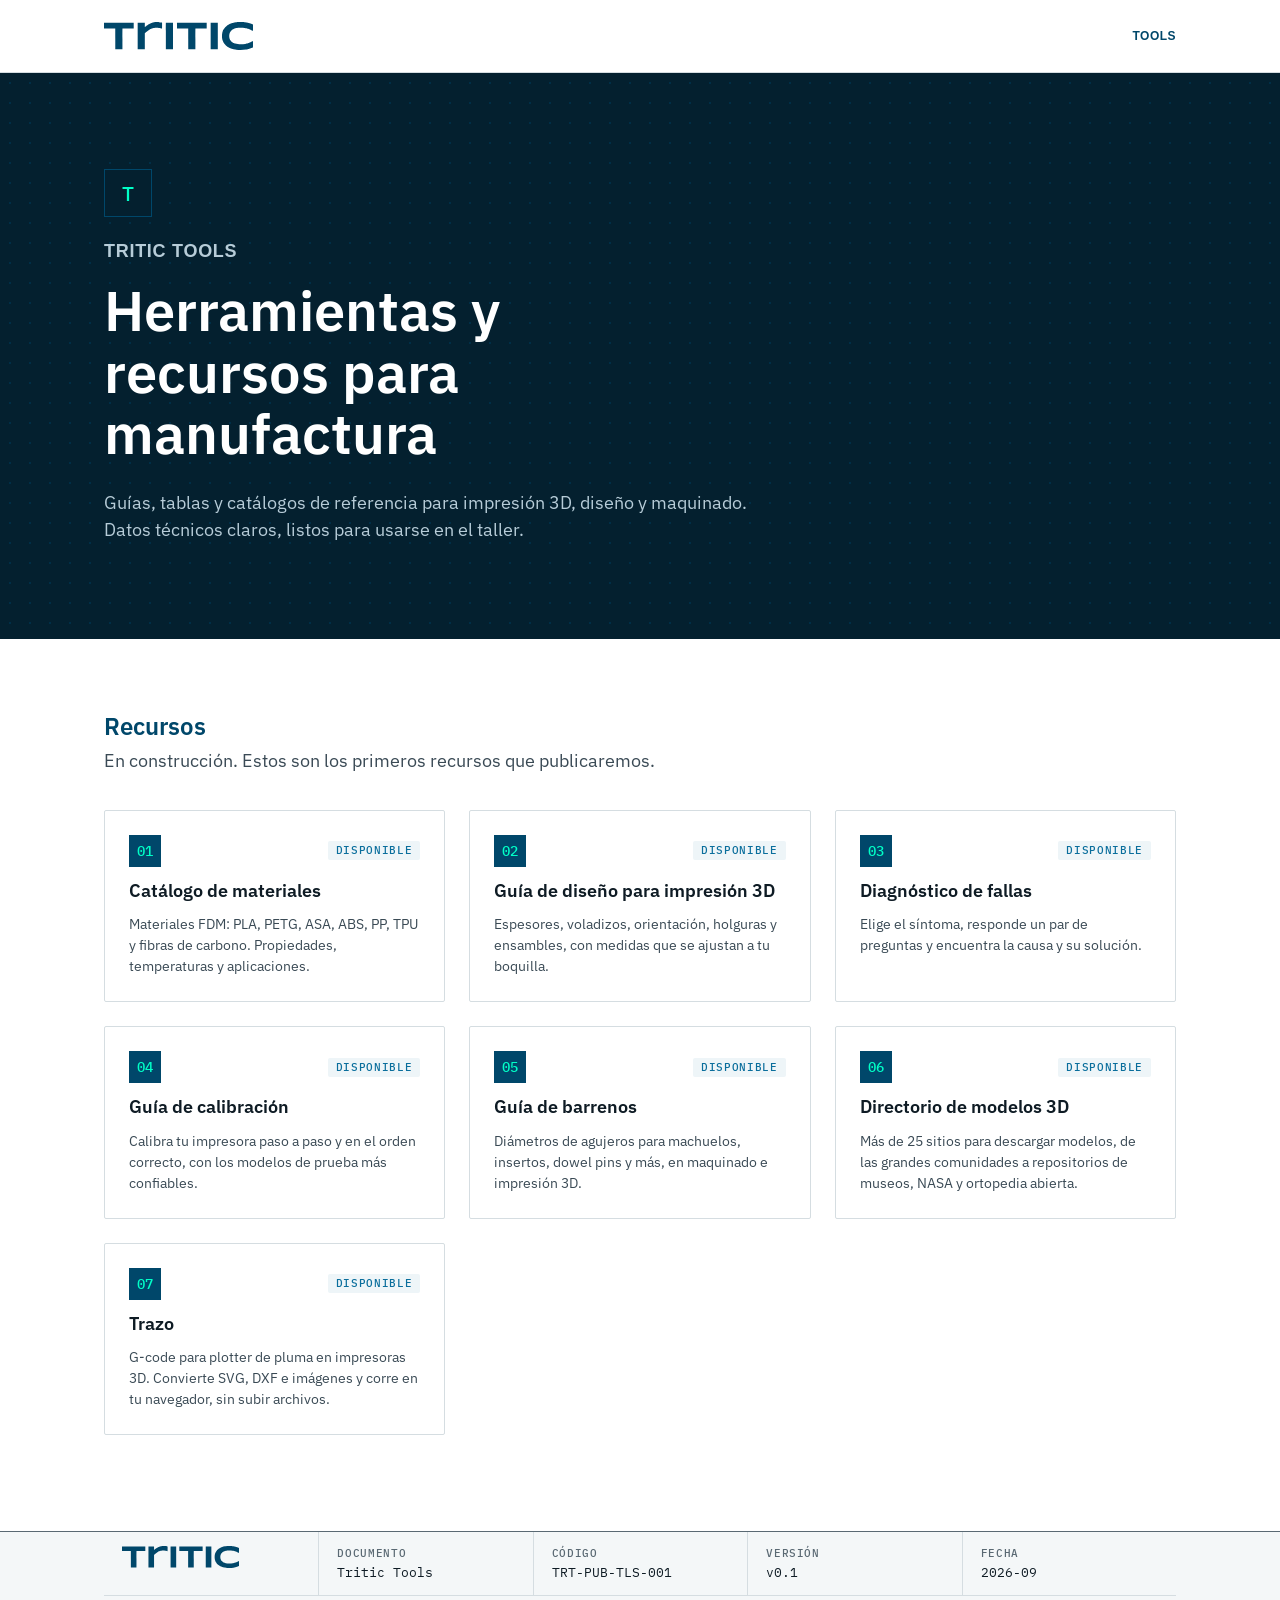
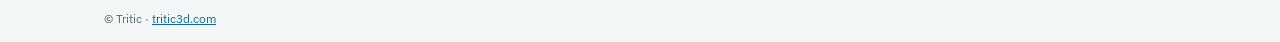
<file: site/index.html>
<!doctype html>
<html lang="es">
<head>
<meta charset="utf-8">
<meta name="viewport" content="width=device-width,initial-scale=1">
<title>Tritic Tools — Herramientas y recursos para impresión 3D</title>
<meta name="description" content="Herramientas, guías y recursos de referencia para impresión 3D, diseño y manufactura, por Tritic.">
<link rel="icon" type="image/svg+xml" href="assets/logos/tritic-logo-bloque.svg">
<link rel="preconnect" href="https://fonts.googleapis.com">
<link rel="preconnect" href="https://fonts.gstatic.com" crossorigin>
<link href="https://fonts.googleapis.com/css2?family=IBM+Plex+Mono:wght@400;500&family=IBM+Plex+Sans:wght@400;600&family=Syncopate:wght@700&display=swap" rel="stylesheet">
<link rel="stylesheet" href="styles.css?v=0.7">
</head>
<body>
<header class="top">
  <div class="wrap">
    <a href="https://tritic3d.com" aria-label="Tritic"><img src="assets/logos/tritic-logo-azul.svg" alt="Tritic"></a>
    <span class="serie">Tools</span>
  </div>
</header>

<div class="hero">
  <div class="wrap">
    <span class="chip">T</span>
    <p class="kicker">Tritic Tools</p>
    <h1>Herramientas y recursos para manufactura</h1>
    <p>Guías, tablas y catálogos de referencia para impresión 3D, diseño y maquinado. Datos técnicos claros, listos para usarse en el taller.</p>
  </div>
</div>

<main class="wrap">
  <section id="recursos">
    <h2>Recursos</h2>
    <p class="lead">En construcción. Estos son los primeros recursos que publicaremos.</p>
    <div class="grid">
      <a class="card" href="materiales/"><div class="head"><span class="chip">01</span><span class="label estado">Disponible</span></div>
        <h3>Catálogo de materiales</h3><p>Materiales FDM: PLA, PETG, ASA, ABS, PP, TPU y fibras de carbono. Propiedades, temperaturas y aplicaciones.</p></a>
      <a class="card" href="diseno/"><div class="head"><span class="chip">02</span><span class="label estado">Disponible</span></div>
        <h3>Guía de diseño para impresión 3D</h3><p>Espesores, voladizos, orientación, holguras y ensambles, con medidas que se ajustan a tu boquilla.</p></a>
      <a class="card" href="diagnostico/"><div class="head"><span class="chip">03</span><span class="label estado">Disponible</span></div>
        <h3>Diagnóstico de fallas</h3><p>Elige el síntoma, responde un par de preguntas y encuentra la causa y su solución.</p></a>
      <a class="card" href="calibracion/"><div class="head"><span class="chip">04</span><span class="label estado">Disponible</span></div>
        <h3>Guía de calibración</h3><p>Calibra tu impresora paso a paso y en el orden correcto, con los modelos de prueba más confiables.</p></a>
      <a class="card" href="barrenos/"><div class="head"><span class="chip">05</span><span class="label estado">Disponible</span></div>
        <h3>Guía de barrenos</h3><p>Diámetros de agujeros para machuelos, insertos, dowel pins y más, en maquinado e impresión 3D.</p></a>
      <a class="card" href="modelos/"><div class="head"><span class="chip">06</span><span class="label estado">Disponible</span></div>
        <h3>Directorio de modelos 3D</h3><p>Más de 25 sitios para descargar modelos, de las grandes comunidades a repositorios de museos, NASA y ortopedia abierta.</p></a>
      <a class="card" href="trazo/"><div class="head"><span class="chip">07</span><span class="label estado">Disponible</span></div>
        <h3>Trazo</h3><p>G-code para plotter de pluma en impresoras 3D. Convierte SVG, DXF e imágenes y corre en tu navegador, sin subir archivos.</p></a>
    </div>
  </section>
</main>

<footer>
  <div class="wrap">
    <div class="cajetin">
      <div><img src="assets/logos/tritic-logo-azul.svg" alt="Tritic"></div>
      <div><span class="k">Documento</span>Tritic Tools</div>
      <div><span class="k">Código</span>TRT-PUB-TLS-001</div>
      <div><span class="k">Versión</span>v0.1</div>
      <div><span class="k">Fecha</span>2026-09</div>
    </div>
    <div class="legal">© Tritic · <a href="https://tritic3d.com">tritic3d.com</a></div>
  </div>
</footer>
</body>
</html>
</file>
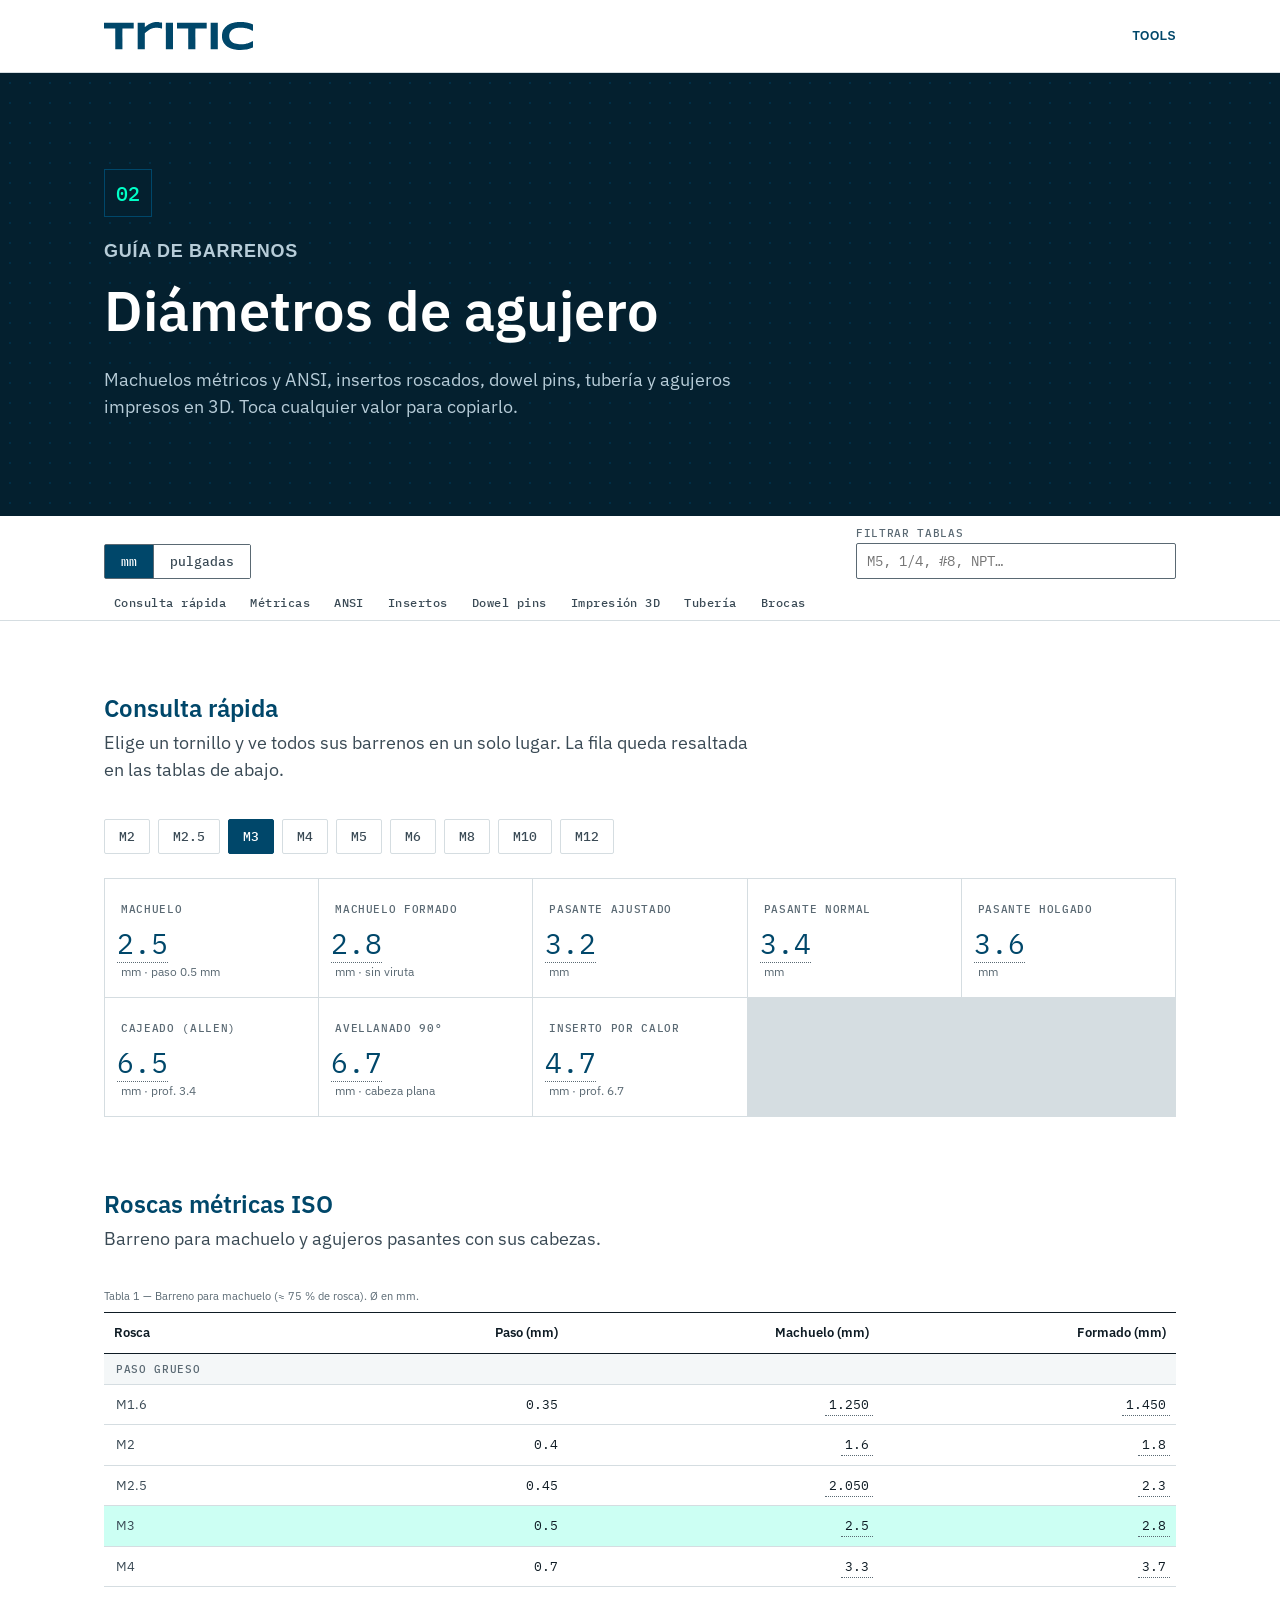
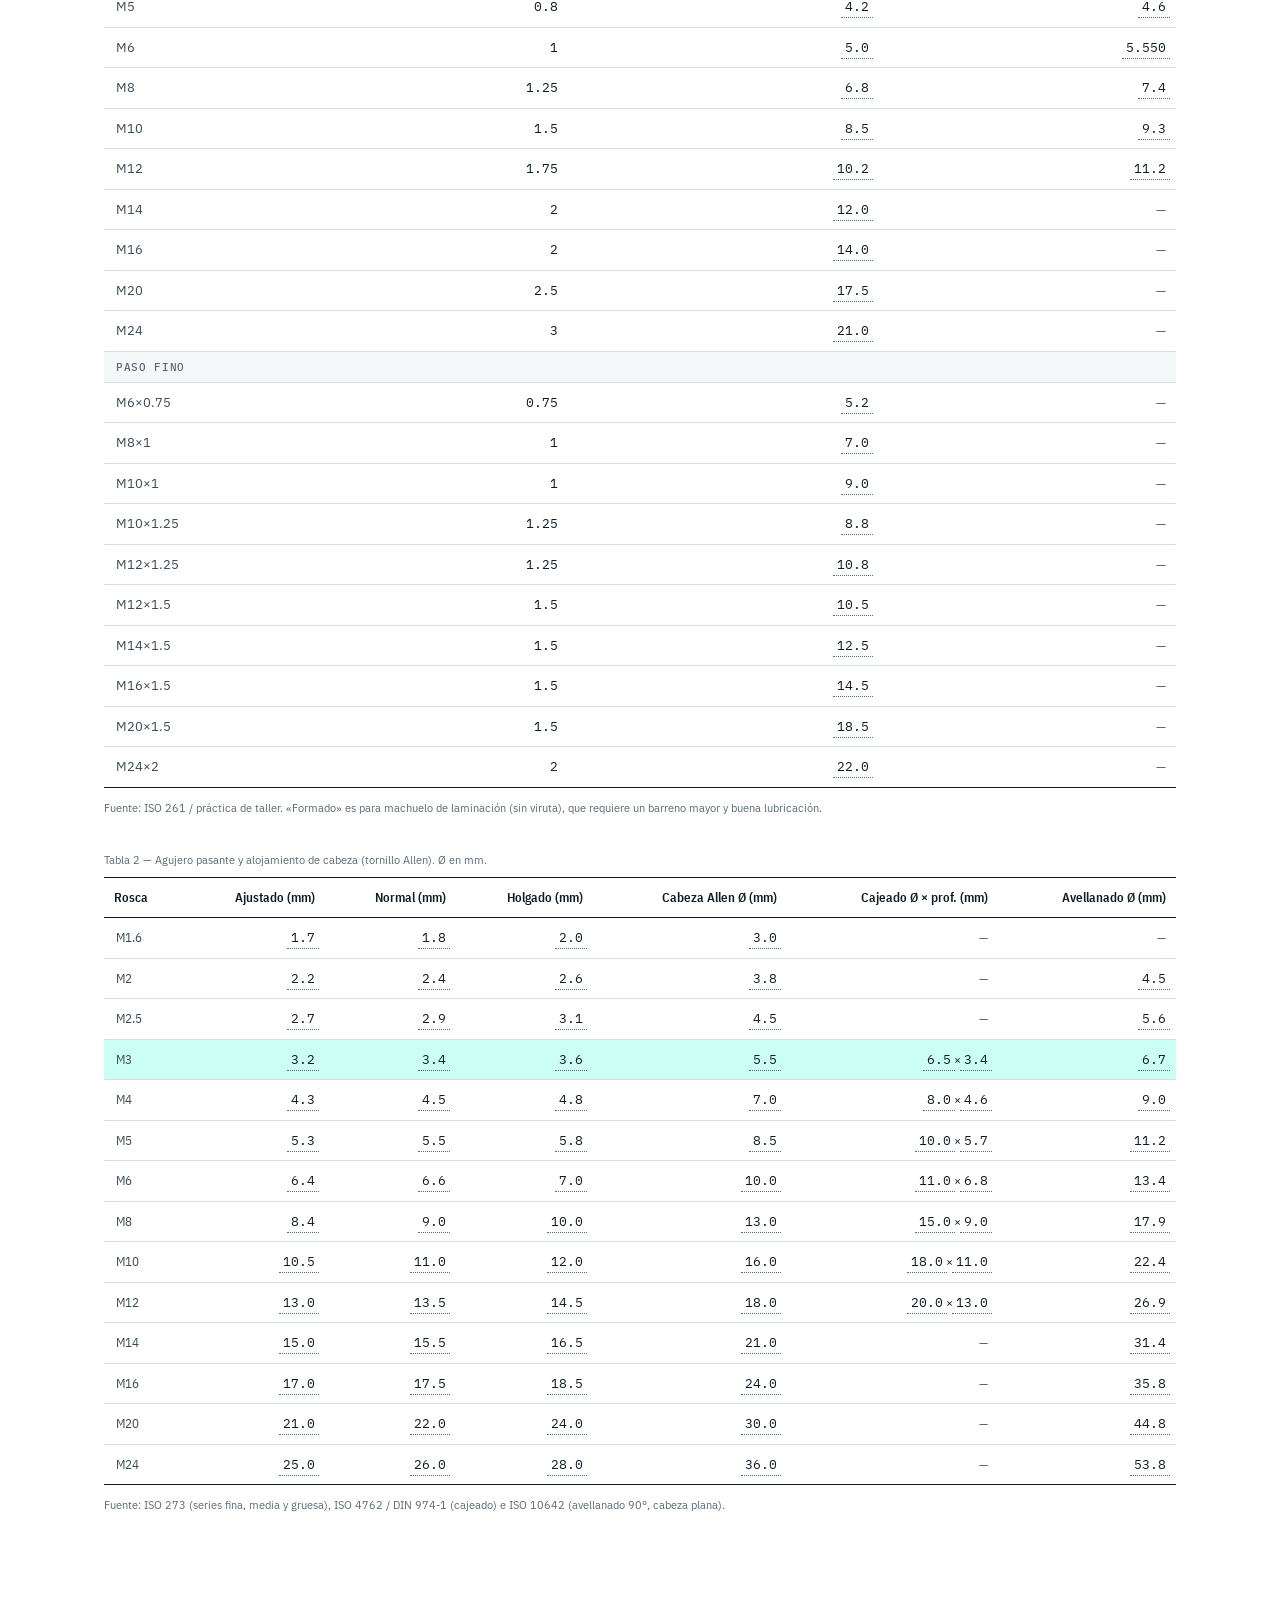
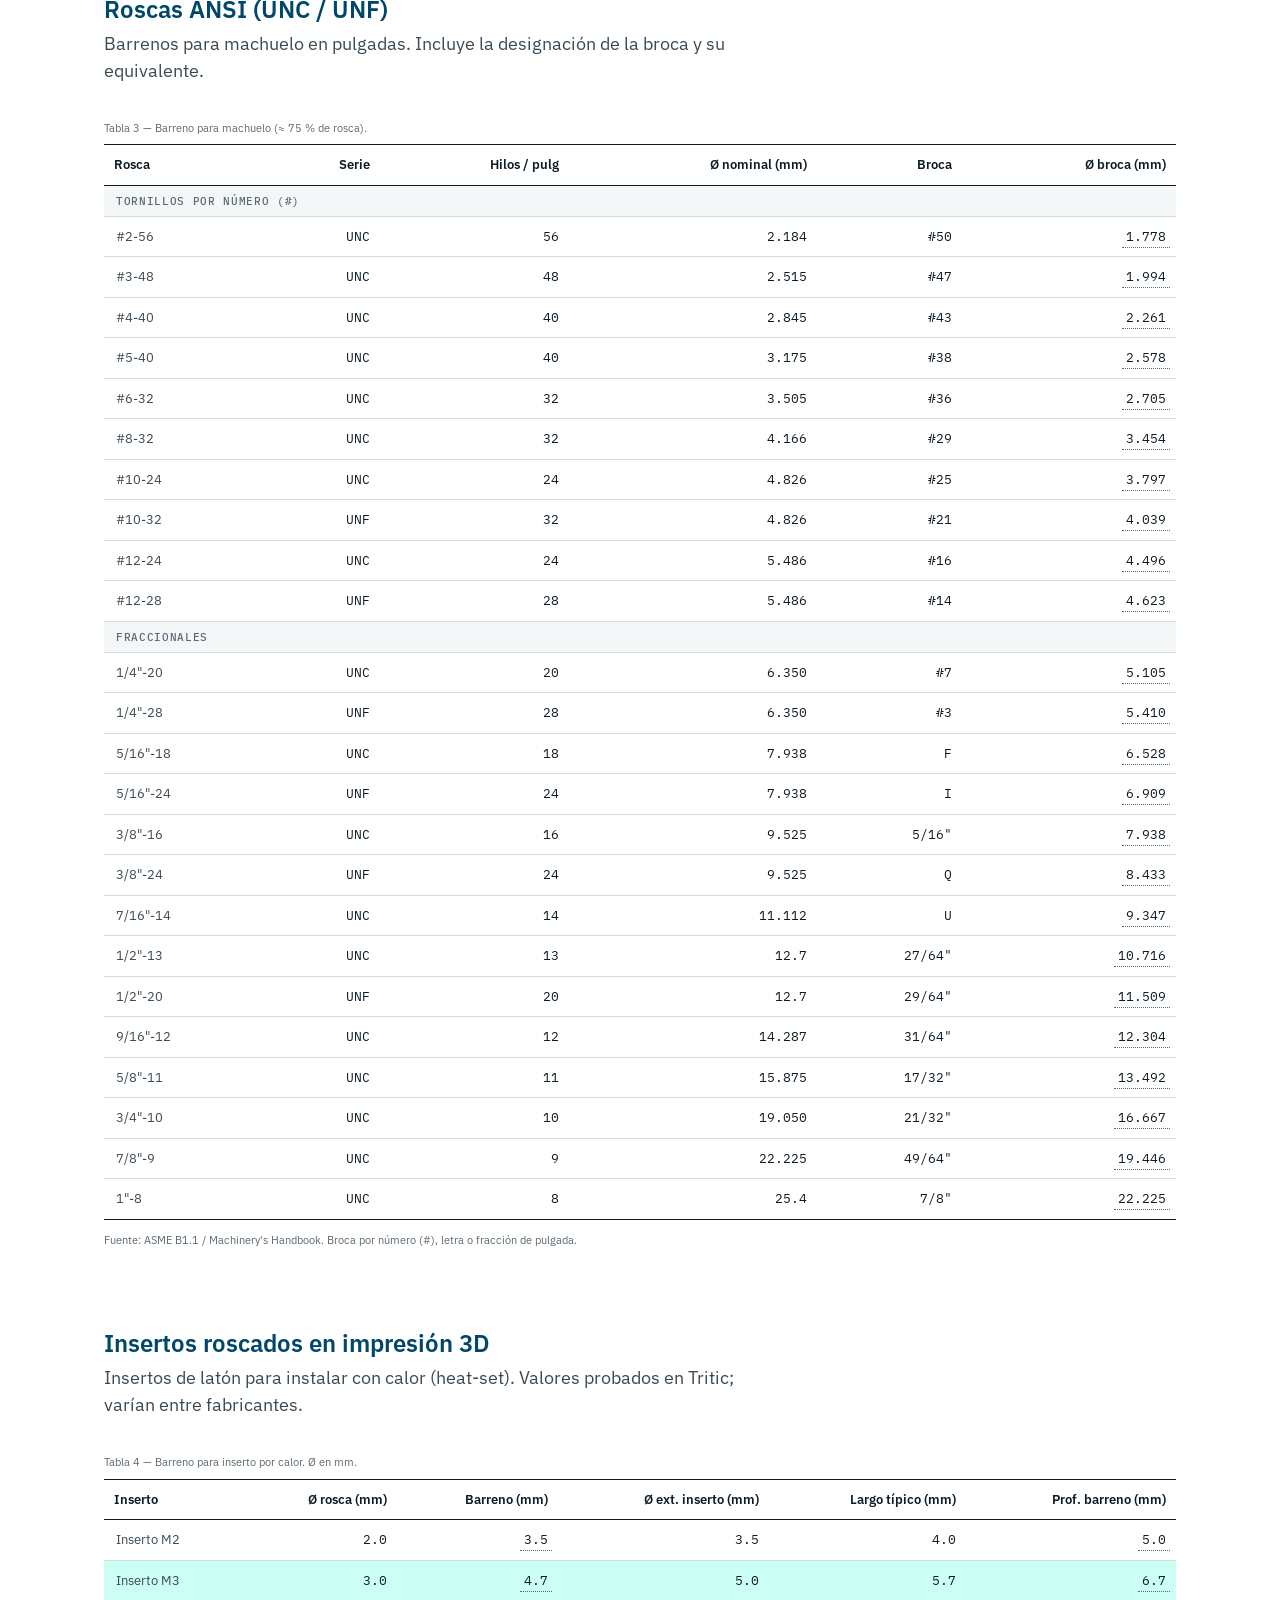
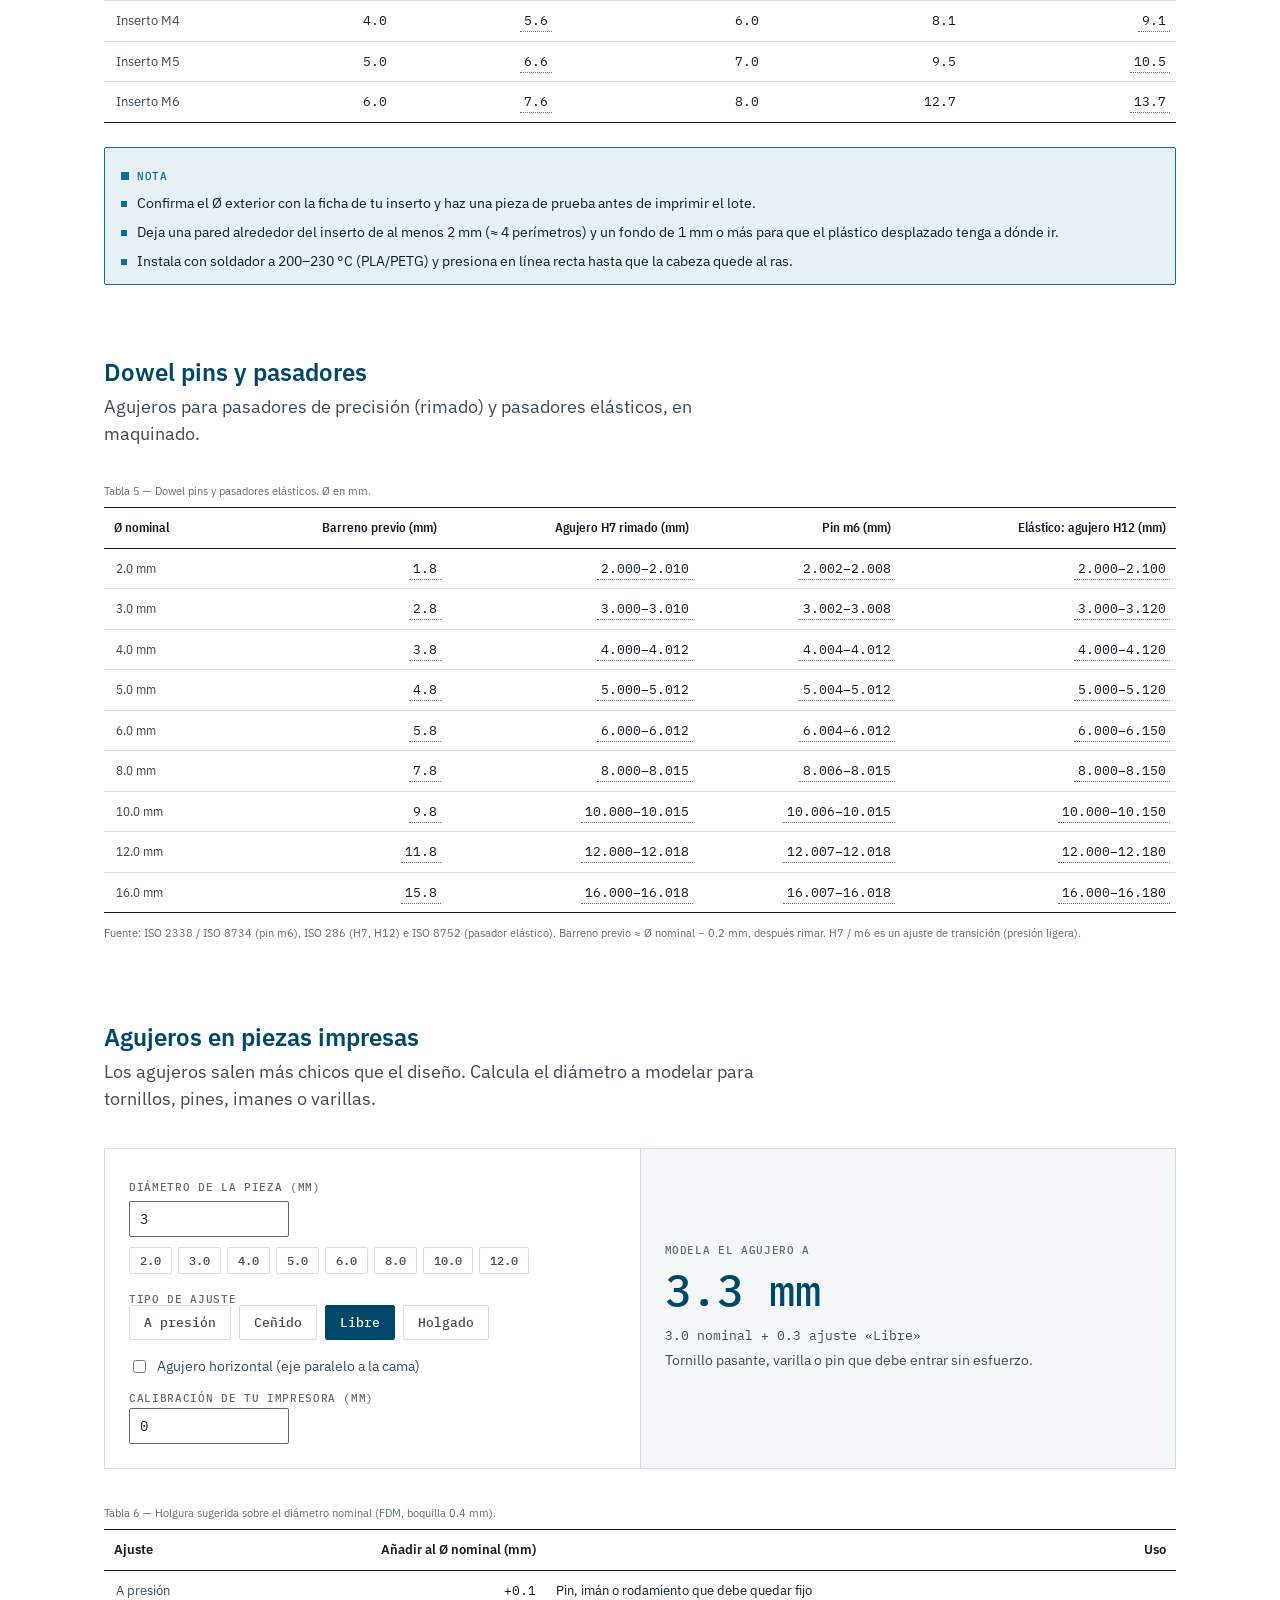
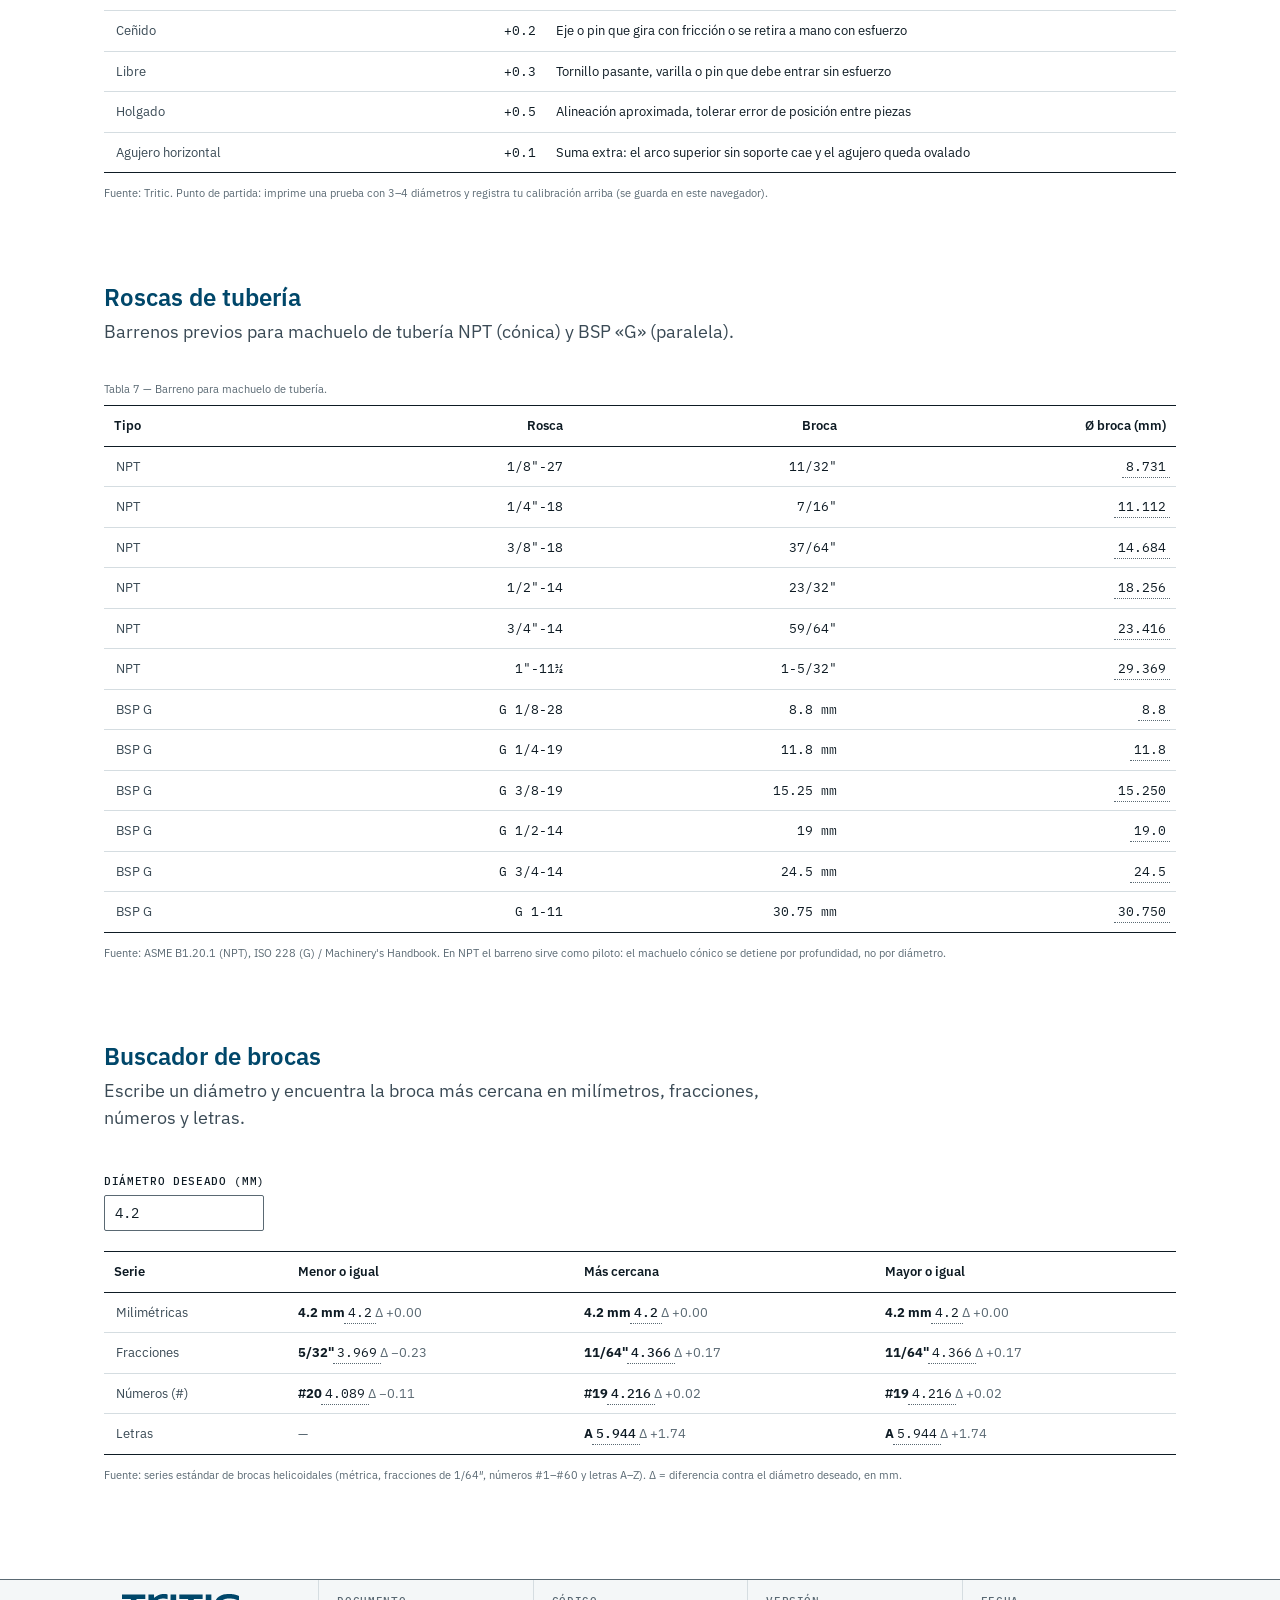
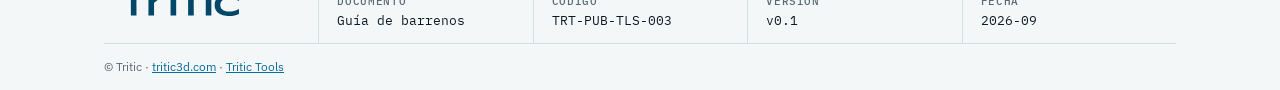
<file: site/barrenos/index.html>
<!doctype html>
<html lang="es">
<head>
<meta charset="utf-8">
<meta name="viewport" content="width=device-width,initial-scale=1">
<title>Guía de barrenos — Tritic Tools</title>
<meta name="description" content="Diámetros de barrenos para machuelos métricos y ANSI, insertos roscados, dowel pins, tubería y agujeros impresos en 3D. Con calculadora de ajuste y buscador de brocas.">
<link rel="icon" type="image/svg+xml" href="../assets/logos/tritic-logo-bloque.svg">
<link rel="preconnect" href="https://fonts.googleapis.com">
<link rel="preconnect" href="https://fonts.gstatic.com" crossorigin>
<link href="https://fonts.googleapis.com/css2?family=IBM+Plex+Mono:wght@400;500&family=IBM+Plex+Sans+Condensed:wght@400;600&family=IBM+Plex+Sans:wght@400;600&family=Syncopate:wght@700&display=swap" rel="stylesheet">
<link rel="stylesheet" href="../styles.css?v=0.4">
</head>
<body class="barrenos">
<header class="top">
  <div class="wrap">
    <a href="https://tritic3d.com" aria-label="Tritic"><img src="../assets/logos/tritic-logo-azul.svg" alt="Tritic"></a>
    <a class="serie" href="../" style="text-decoration:none">Tools</a>
  </div>
</header>

<div class="hero">
  <div class="wrap">
    <span class="chip">02</span>
    <p class="kicker">Guía de barrenos</p>
    <h1>Diámetros de agujero</h1>
    <p>Machuelos métricos y ANSI, insertos roscados, dowel pins, tubería y agujeros impresos en 3D. Toca cualquier valor para copiarlo.</p>
  </div>
</div>

<div class="toolbar" id="toolbar">
  <div class="wrap">
    <div class="tb-row">
      <div class="seg" role="group" aria-label="Unidades">
        <button type="button" data-unit="mm" aria-pressed="true">mm</button>
        <button type="button" data-unit="in" aria-pressed="false">pulgadas</button>
      </div>
      <label class="buscar"><span class="label">Filtrar tablas</span>
        <input id="q" type="search" placeholder="M5, 1/4, #8, NPT…" autocomplete="off" spellcheck="false"></label>
    </div>
    <nav class="anclas" aria-label="Secciones">
      <a href="#rapida">Consulta rápida</a>
      <a href="#metricas">Métricas</a>
      <a href="#ansi">ANSI</a>
      <a href="#insertos">Insertos</a>
      <a href="#pines">Dowel pins</a>
      <a href="#impresion">Impresión 3D</a>
      <a href="#tuberia">Tubería</a>
      <a href="#brocas">Brocas</a>
    </nav>
  </div>
</div>

<main class="wrap">
  <section id="rapida">
    <h2>Consulta rápida</h2>
    <p class="lead">Elige un tornillo y ve todos sus barrenos en un solo lugar. La fila queda resaltada en las tablas de abajo.</p>
    <div id="sizes" class="pills" role="group" aria-label="Tamaño de tornillo"></div>
    <div id="tiles" class="tiles" aria-live="polite"></div>
  </section>

  <section id="metricas">
    <h2>Roscas métricas ISO</h2>
    <p class="lead">Barreno para machuelo y agujeros pasantes con sus cabezas.</p>
    <p class="caption">Tabla 1 — Barreno para machuelo (≈ 75 % de rosca). Ø en <span data-u></span>.</p>
    <div class="tabla-wrap"><table id="t-metrica" class="tabla"></table></div>
    <p class="caption">Fuente: ISO 261 / práctica de taller. «Formado» es para machuelo de laminación (sin viruta), que requiere un barreno mayor y buena lubricación.</p>
    <p class="caption" style="margin-top:36px">Tabla 2 — Agujero pasante y alojamiento de cabeza (tornillo Allen). Ø en <span data-u></span>.</p>
    <div class="tabla-wrap"><table id="t-pasante" class="tabla cond"></table></div>
    <p class="caption">Fuente: ISO 273 (series fina, media y gruesa), ISO 4762 / DIN 974-1 (cajeado) e ISO 10642 (avellanado 90°, cabeza plana).</p>
  </section>

  <section id="ansi">
    <h2>Roscas ANSI (UNC / UNF)</h2>
    <p class="lead">Barrenos para machuelo en pulgadas. Incluye la designación de la broca y su equivalente.</p>
    <p class="caption">Tabla 3 — Barreno para machuelo (≈ 75 % de rosca).</p>
    <div class="tabla-wrap"><table id="t-ansi" class="tabla"></table></div>
    <p class="caption">Fuente: ASME B1.1 / Machinery's Handbook. Broca por número (#), letra o fracción de pulgada.</p>
  </section>

  <section id="insertos">
    <h2>Insertos roscados en impresión 3D</h2>
    <p class="lead">Insertos de latón para instalar con calor (heat-set). Valores probados en Tritic; varían entre fabricantes.</p>
    <p class="caption">Tabla 4 — Barreno para inserto por calor. Ø en <span data-u></span>.</p>
    <div class="tabla-wrap"><table id="t-insertos" class="tabla"></table></div>
    <div class="callout nota">
      <div class="tab-c"><i></i>Nota</div>
      <ul class="lista">
        <li>Confirma el Ø exterior con la ficha de tu inserto y haz una pieza de prueba antes de imprimir el lote.</li>
        <li>Deja una pared alrededor del inserto de al menos 2 mm (≈ 4 perímetros) y un fondo de 1 mm o más para que el plástico desplazado tenga a dónde ir.</li>
        <li>Instala con soldador a 200–230 °C (PLA/PETG) y presiona en línea recta hasta que la cabeza quede al ras.</li>
      </ul>
    </div>
  </section>

  <section id="pines">
    <h2>Dowel pins y pasadores</h2>
    <p class="lead">Agujeros para pasadores de precisión (rimado) y pasadores elásticos, en maquinado.</p>
    <p class="caption">Tabla 5 — Dowel pins y pasadores elásticos. Ø en <span data-u></span>.</p>
    <div class="tabla-wrap"><table id="t-pines" class="tabla cond"></table></div>
    <p class="caption">Fuente: ISO 2338 / ISO 8734 (pin m6), ISO 286 (H7, H12) e ISO 8752 (pasador elástico). Barreno previo ≈ Ø nominal − 0.2 mm, después rimar. H7 / m6 es un ajuste de transición (presión ligera).</p>
  </section>

  <section id="impresion">
    <h2>Agujeros en piezas impresas</h2>
    <p class="lead">Los agujeros salen más chicos que el diseño. Calcula el diámetro a modelar para tornillos, pines, imanes o varillas.</p>
    <div class="calc">
      <div class="calc-in">
        <label for="c-nom" class="label">Diámetro de la pieza (<span data-u></span>)</label>
        <input id="c-nom" type="number" min="0" step="any" inputmode="decimal" value="3">
        <div id="c-presets" class="pills chips-s" role="group" aria-label="Diámetros comunes"></div>
        <span class="label" style="margin-top:20px;display:block">Tipo de ajuste</span>
        <div id="c-fit" class="pills" role="group" aria-label="Tipo de ajuste"></div>
        <label class="chk"><input id="c-hor" type="checkbox"> Agujero horizontal (eje paralelo a la cama)</label>
        <label for="c-cal" class="label" style="margin-top:16px;display:block">Calibración de tu impresora (mm)</label>
        <input id="c-cal" type="number" step="0.05" inputmode="decimal" value="0">
      </div>
      <div class="calc-out" aria-live="polite">
        <span class="label">Modela el agujero a</span>
        <button id="c-res" class="big val" type="button"></button>
        <p id="c-desglose" class="desglose"></p>
        <p id="c-hint" class="hint"></p>
      </div>
    </div>
    <p class="caption" style="margin-top:36px">Tabla 6 — Holgura sugerida sobre el diámetro nominal (FDM, boquilla 0.4 mm).</p>
    <div class="tabla-wrap"><table id="t-fits" class="tabla"></table></div>
    <p class="caption">Fuente: Tritic. Punto de partida: imprime una prueba con 3–4 diámetros y registra tu calibración arriba (se guarda en este navegador).</p>
  </section>

  <section id="tuberia">
    <h2>Roscas de tubería</h2>
    <p class="lead">Barrenos previos para machuelo de tubería NPT (cónica) y BSP «G» (paralela).</p>
    <p class="caption">Tabla 7 — Barreno para machuelo de tubería.</p>
    <div class="tabla-wrap"><table id="t-tuberia" class="tabla"></table></div>
    <p class="caption">Fuente: ASME B1.20.1 (NPT), ISO 228 (G) / Machinery's Handbook. En NPT el barreno sirve como piloto: el machuelo cónico se detiene por profundidad, no por diámetro.</p>
  </section>

  <section id="brocas">
    <h2>Buscador de brocas</h2>
    <p class="lead">Escribe un diámetro y encuentra la broca más cercana en milímetros, fracciones, números y letras.</p>
    <div class="finder">
      <label for="b-d" class="label">Diámetro deseado (<span data-u></span>)</label>
      <input id="b-d" type="number" min="0" step="any" inputmode="decimal" value="4.2">
    </div>
    <div class="tabla-wrap"><table id="t-brocas" class="tabla"></table></div>
    <p class="caption">Fuente: series estándar de brocas helicoidales (métrica, fracciones de 1/64″, números #1–#60 y letras A–Z). Δ = diferencia contra el diámetro deseado, en mm.</p>
  </section>
  <noscript><p class="lead">Esta guía necesita JavaScript para mostrarse.</p></noscript>
</main>

<div id="toast" class="toast" role="status" aria-live="polite"></div>

<footer>
  <div class="wrap">
    <div class="cajetin">
      <div><img src="../assets/logos/tritic-logo-azul.svg" alt="Tritic"></div>
      <div><span class="k">Documento</span>Guía de barrenos</div>
      <div><span class="k">Código</span>TRT-PUB-TLS-003</div>
      <div><span class="k">Versión</span>v0.1</div>
      <div><span class="k">Fecha</span>2026-09</div>
    </div>
    <div class="legal">© Tritic · <a href="https://tritic3d.com">tritic3d.com</a> · <a href="../">Tritic Tools</a></div>
  </div>
</footer>
<script src="barrenos.js?v=0.1"></script>
</body>
</html>
</file>
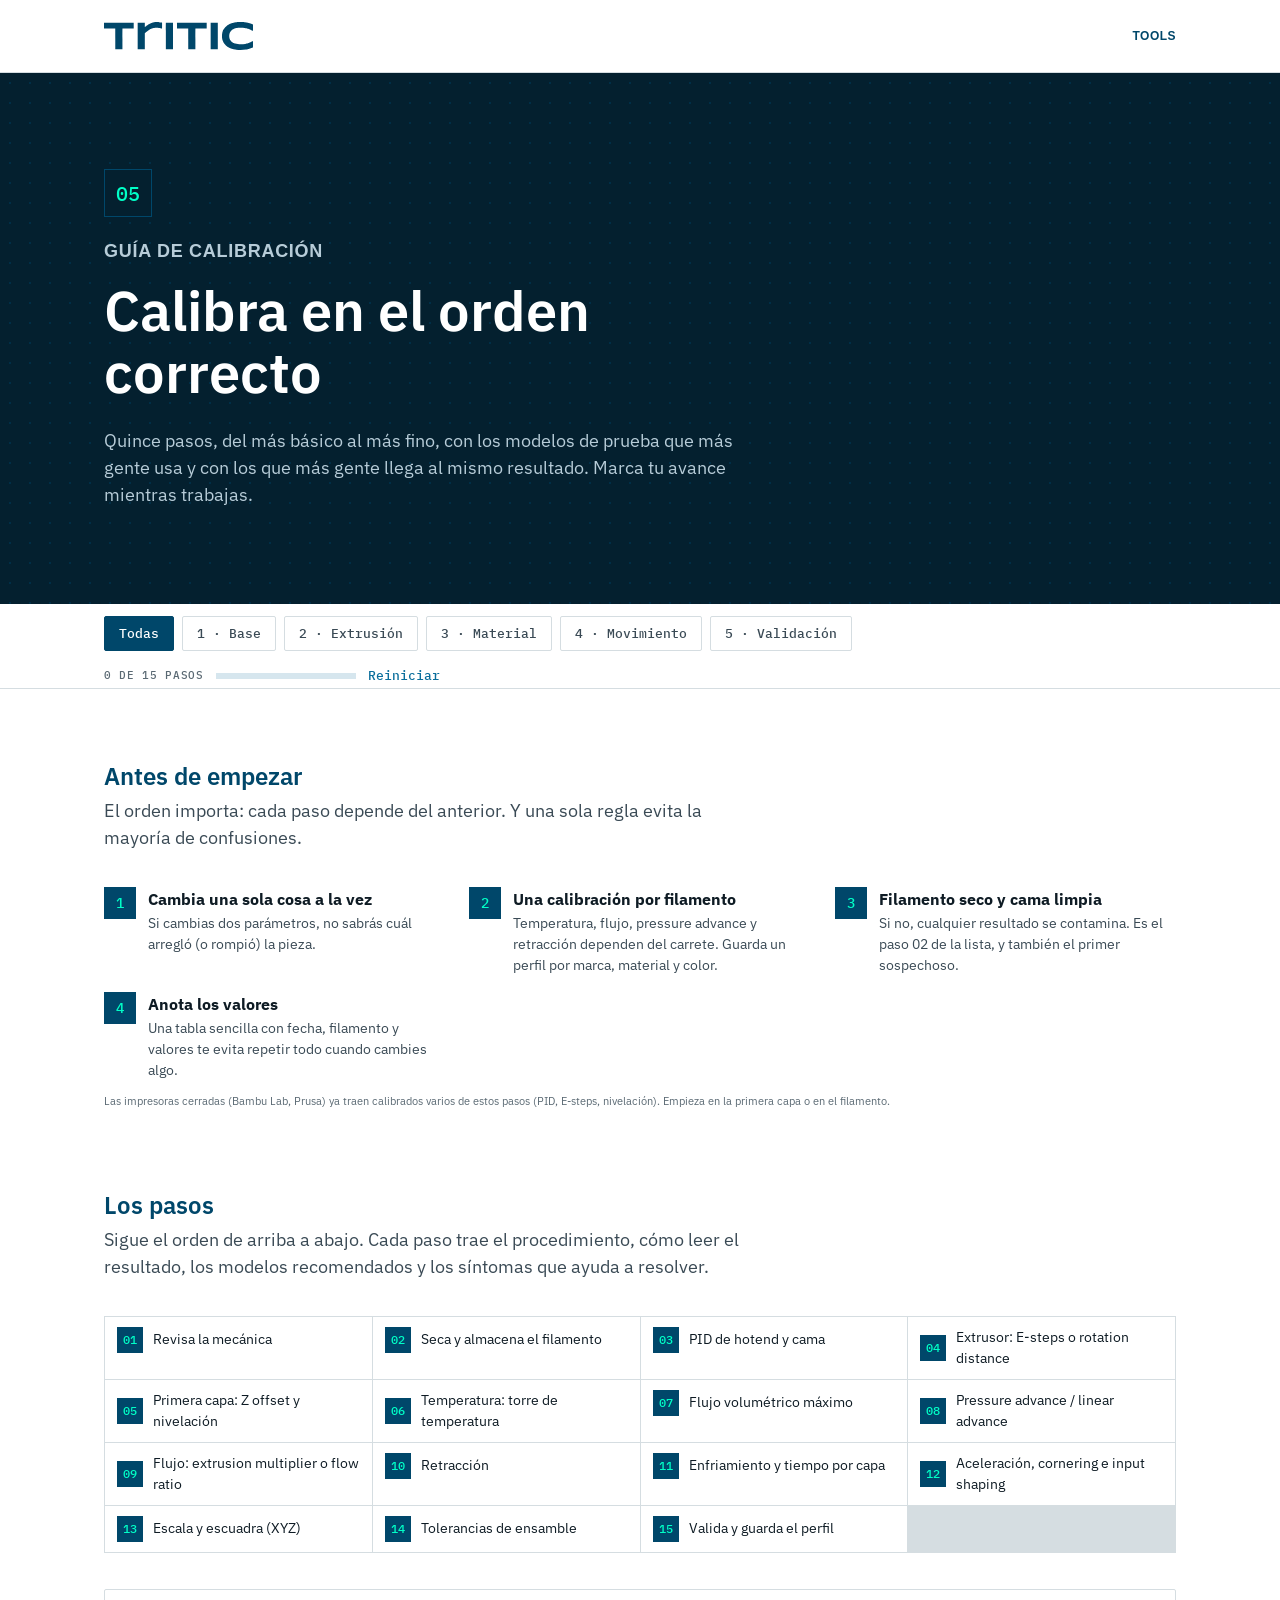
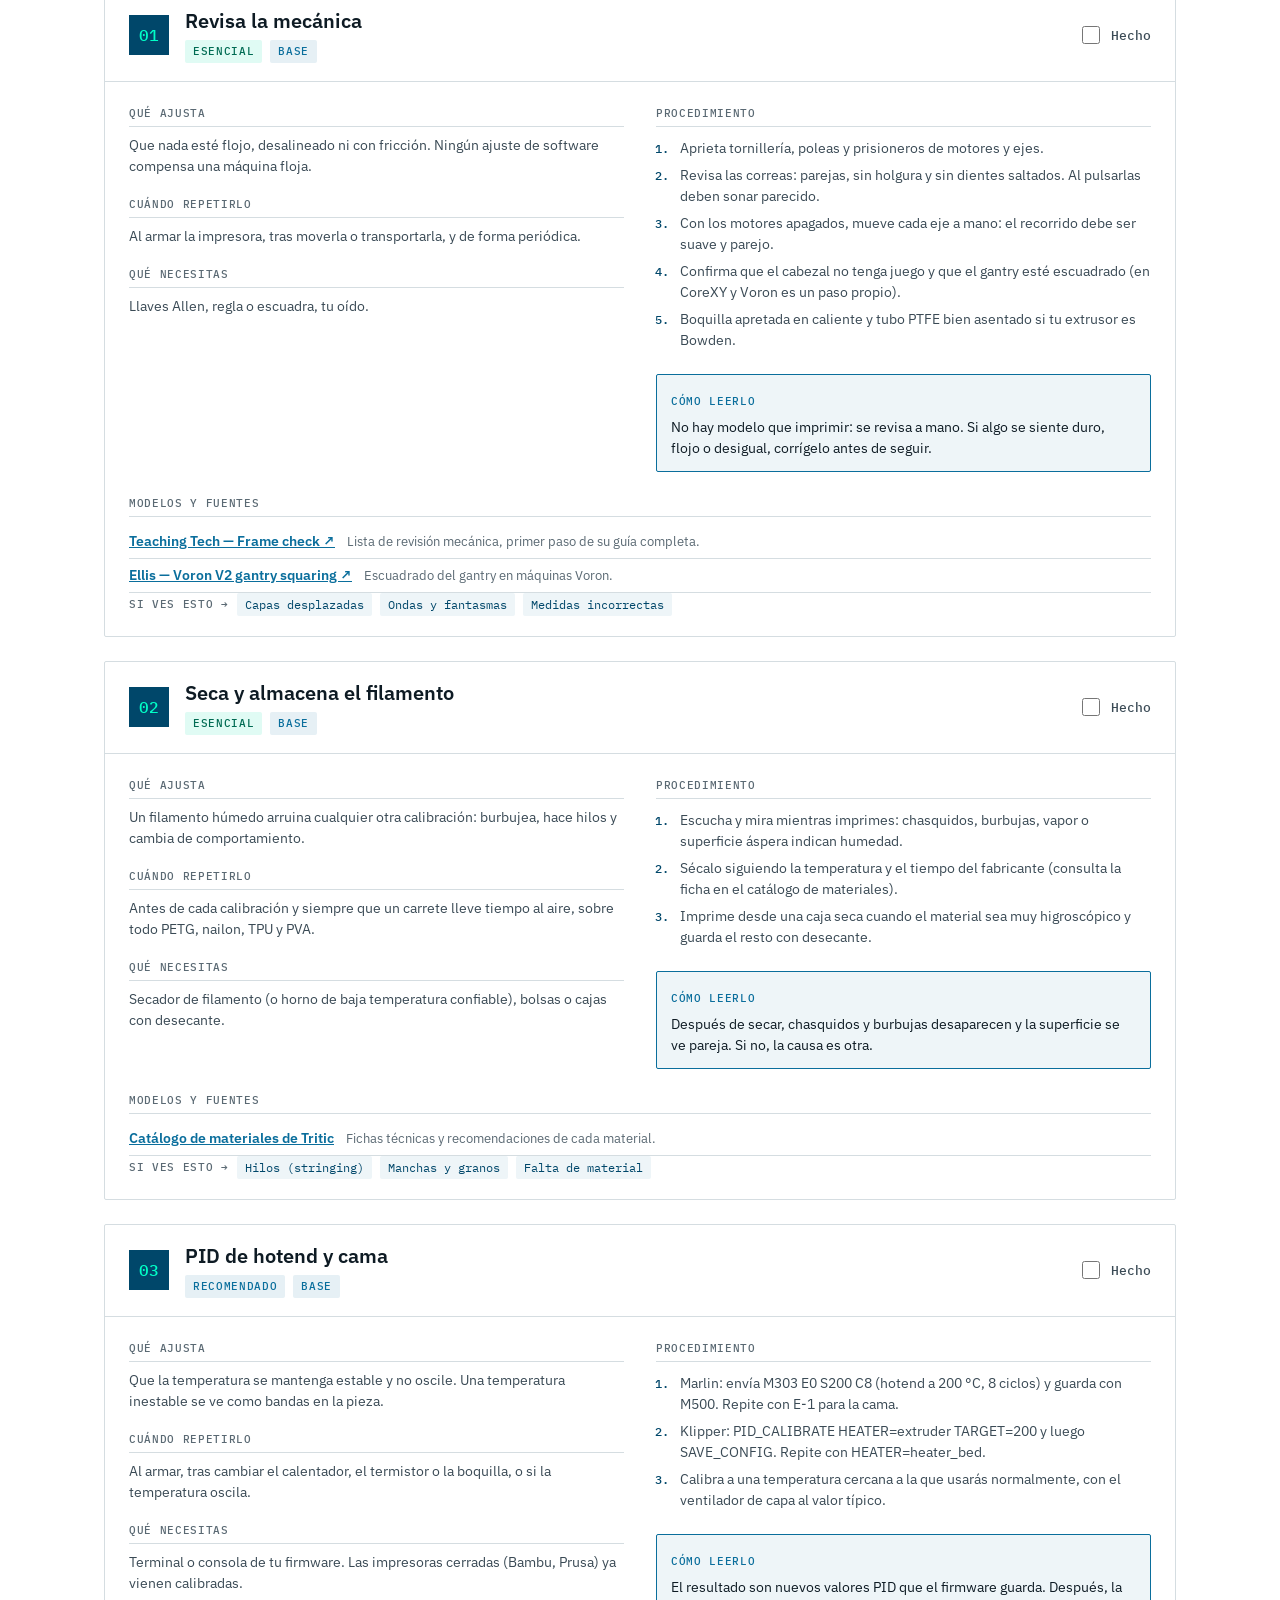
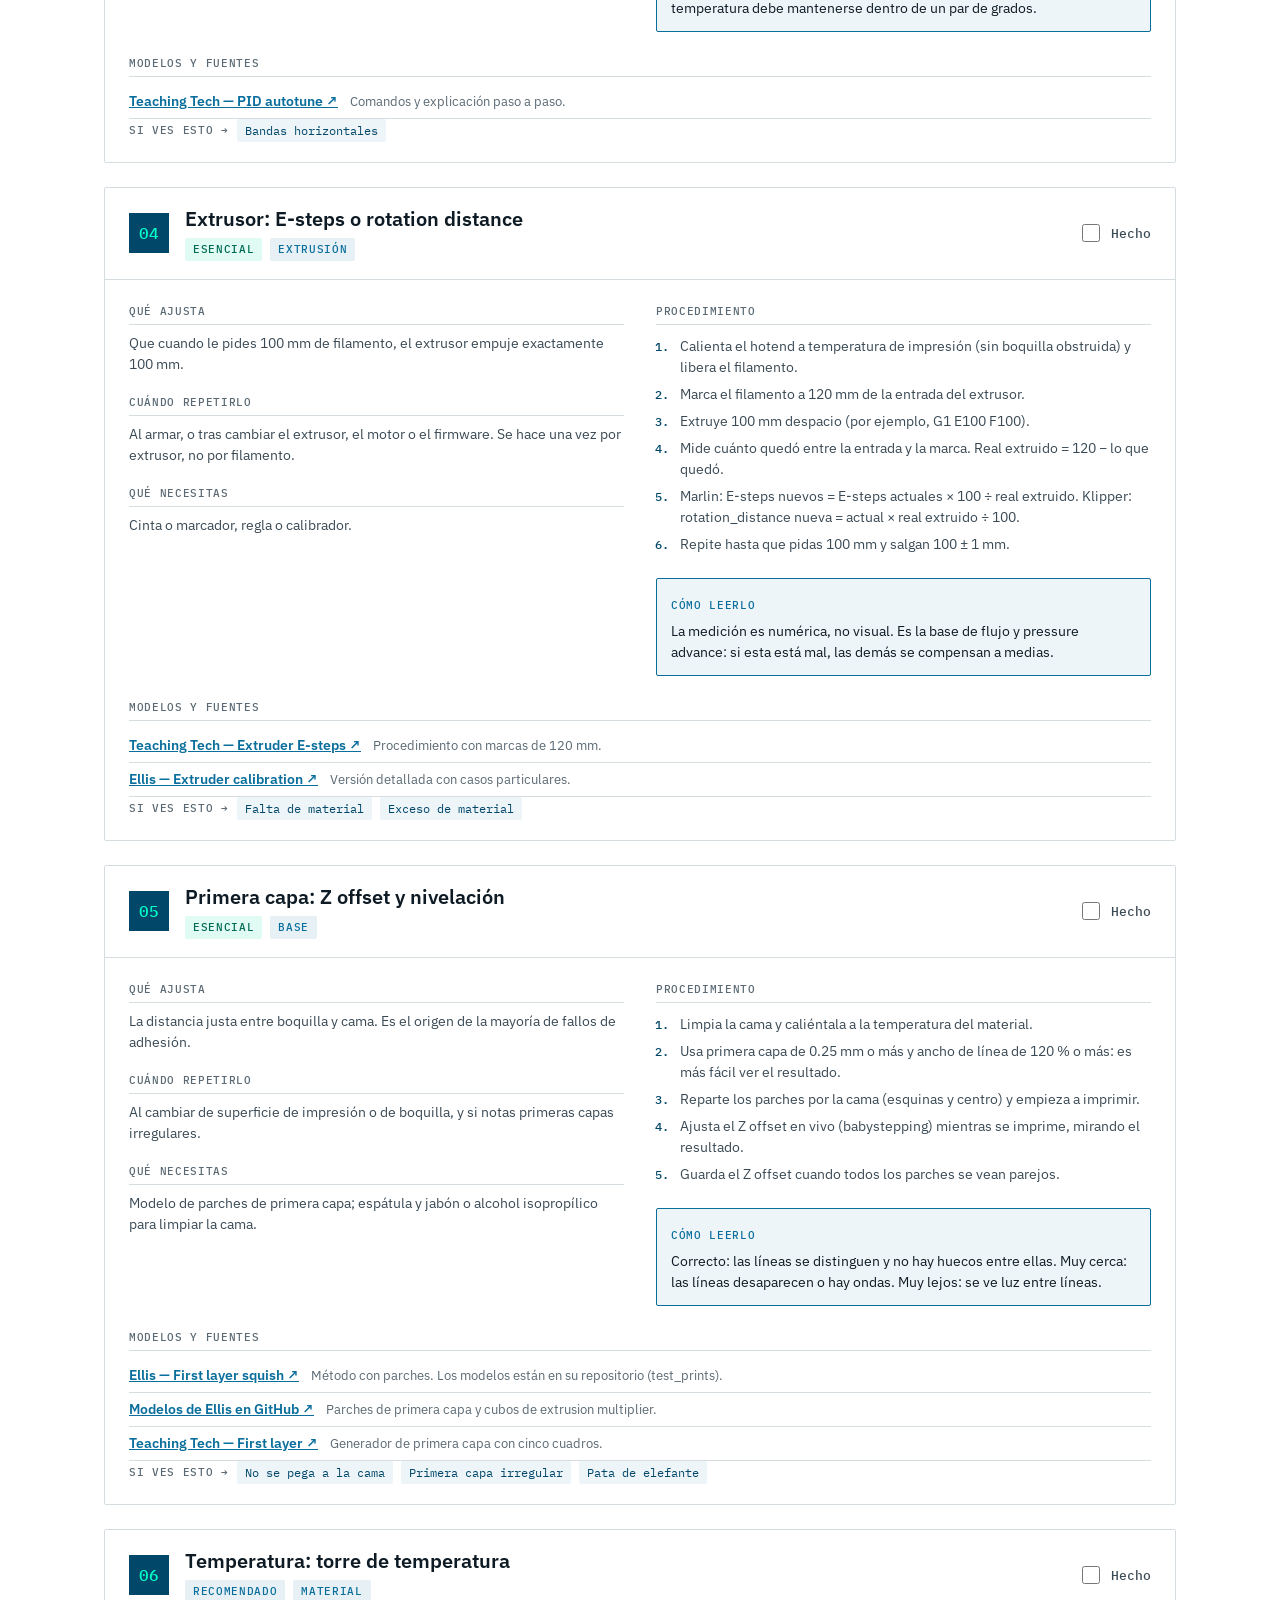
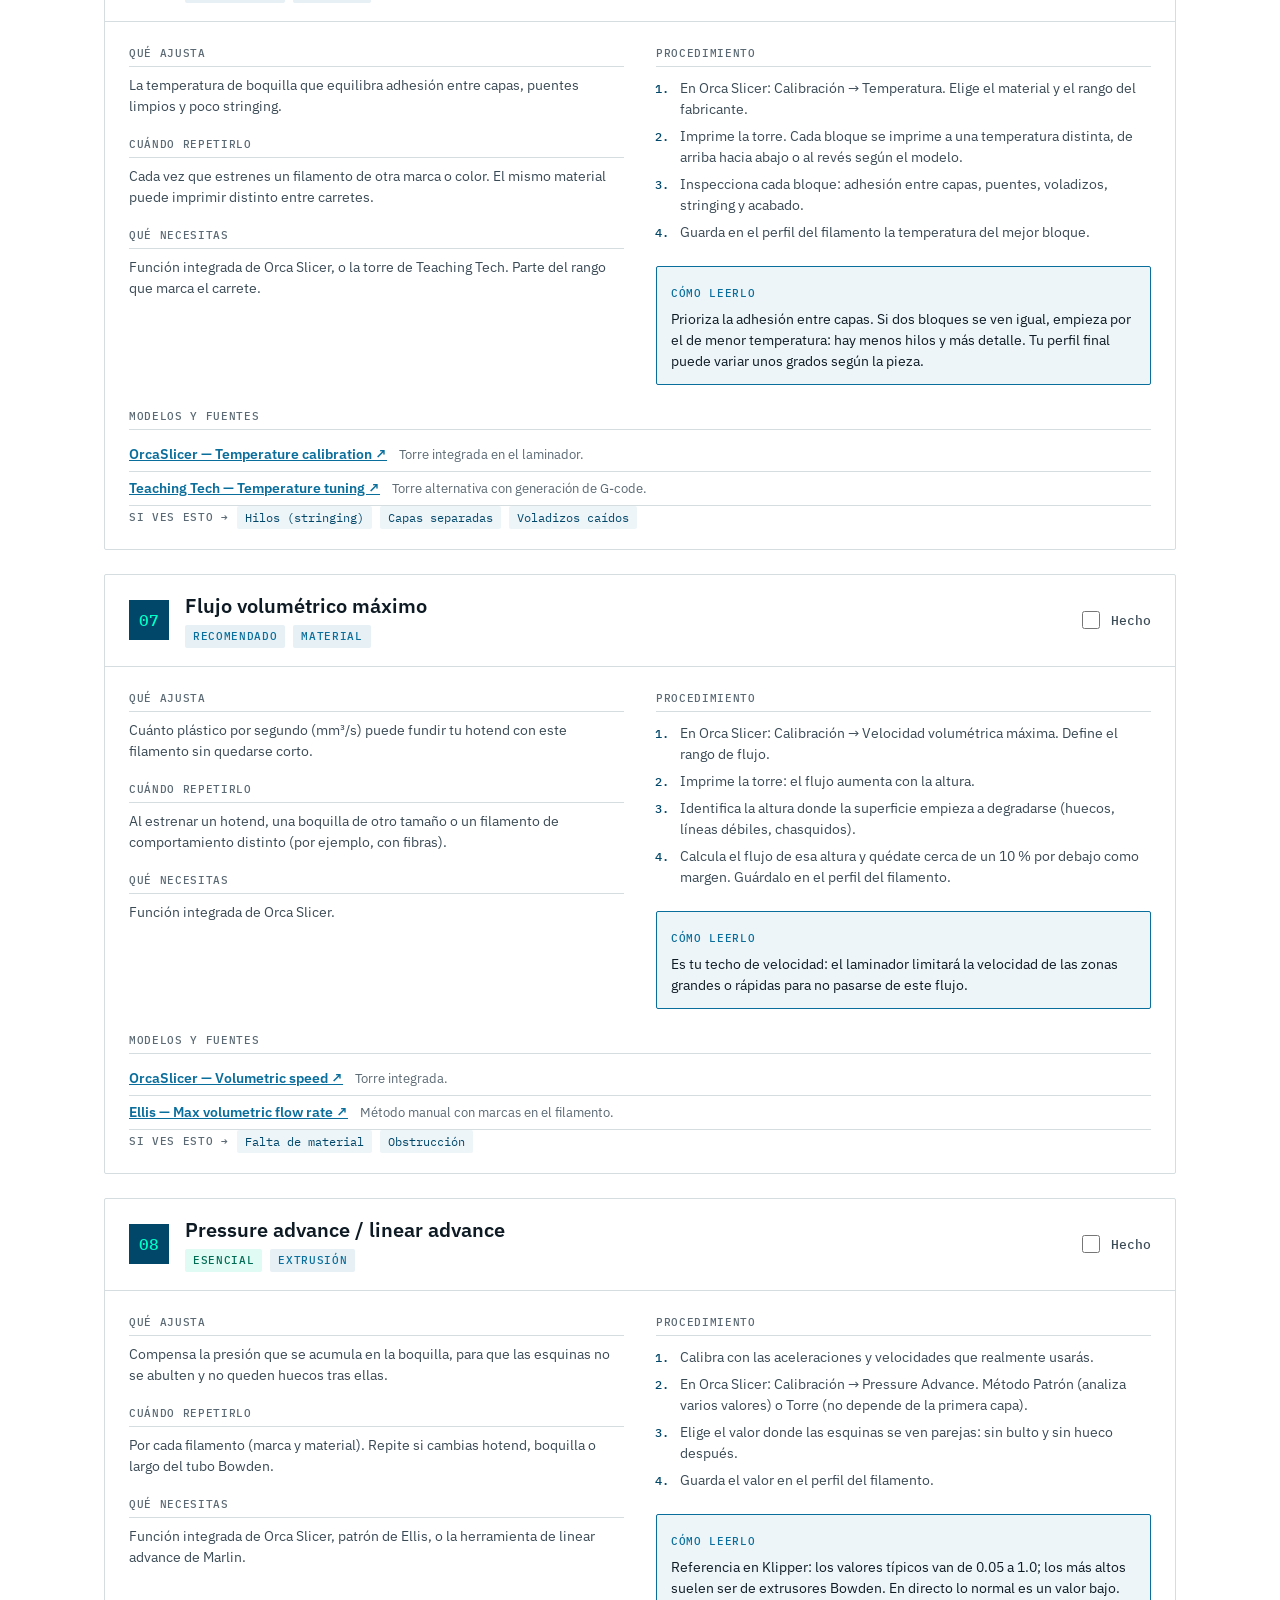
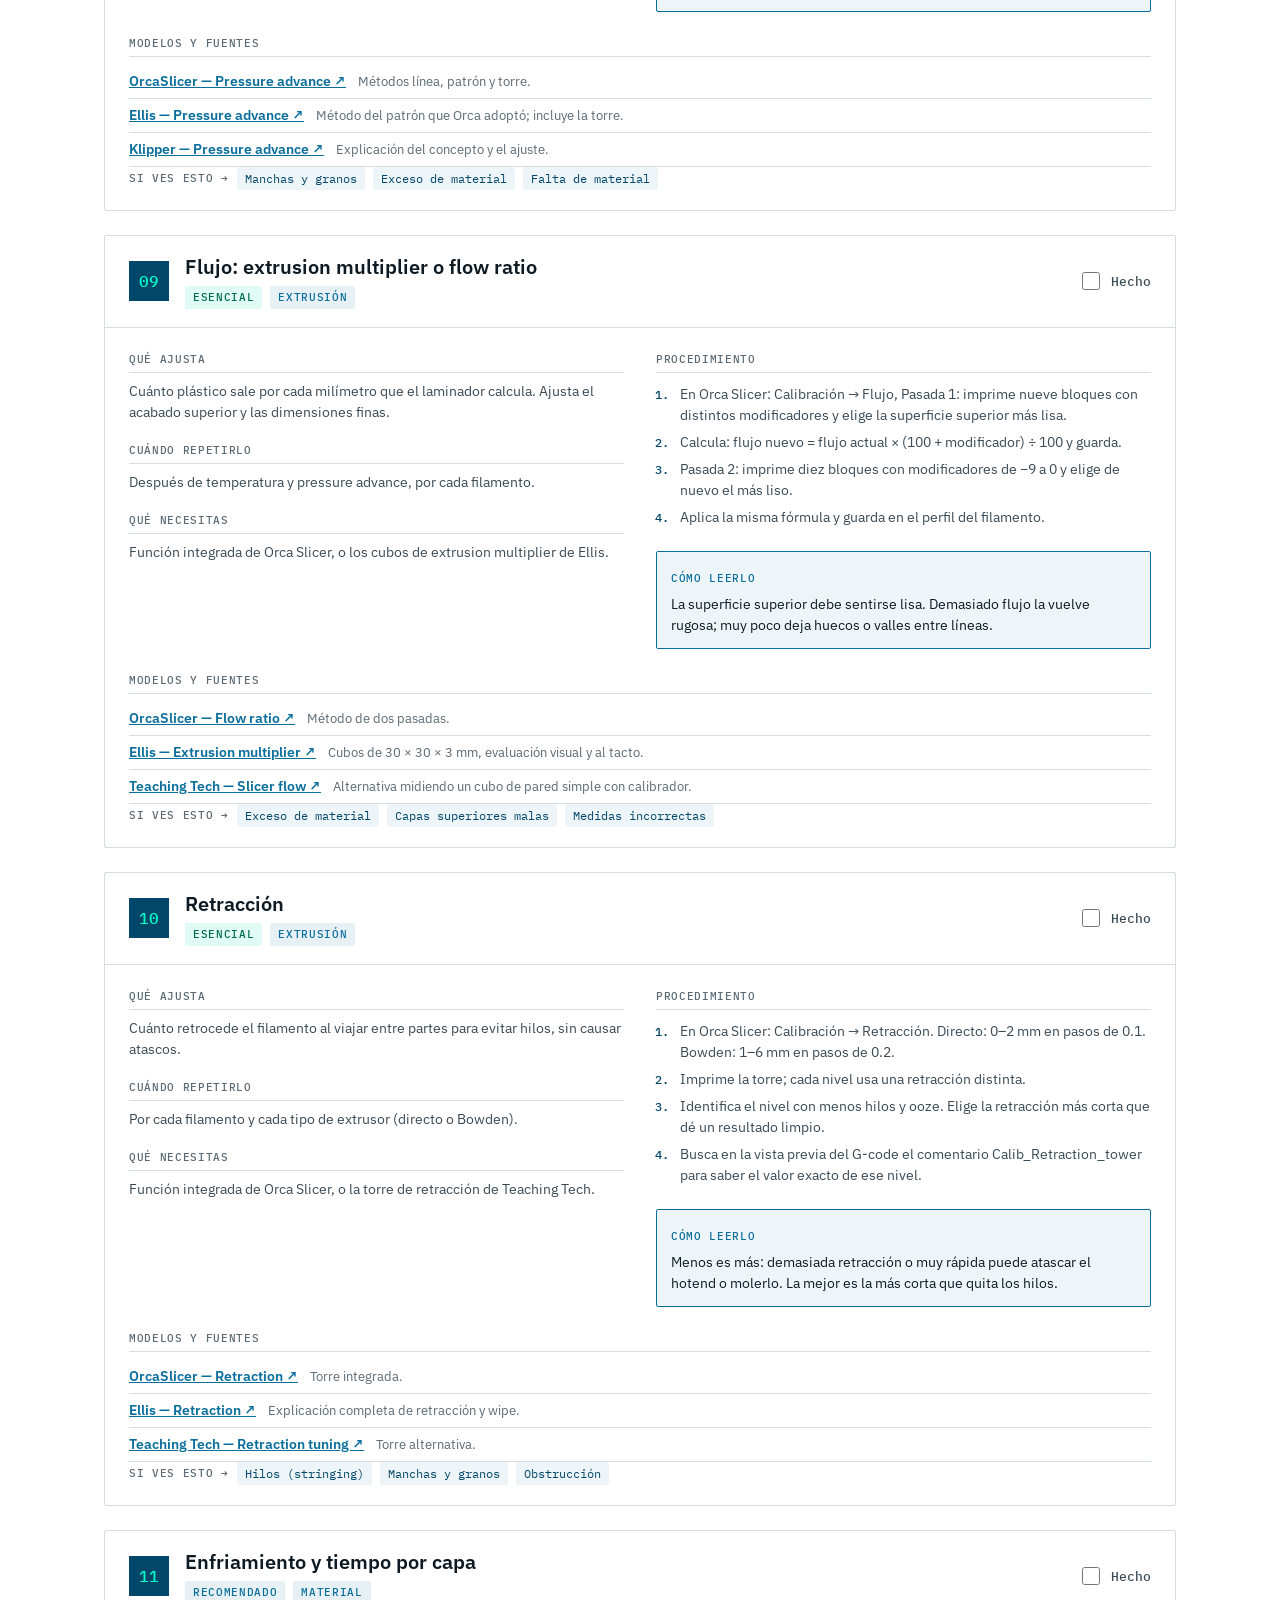
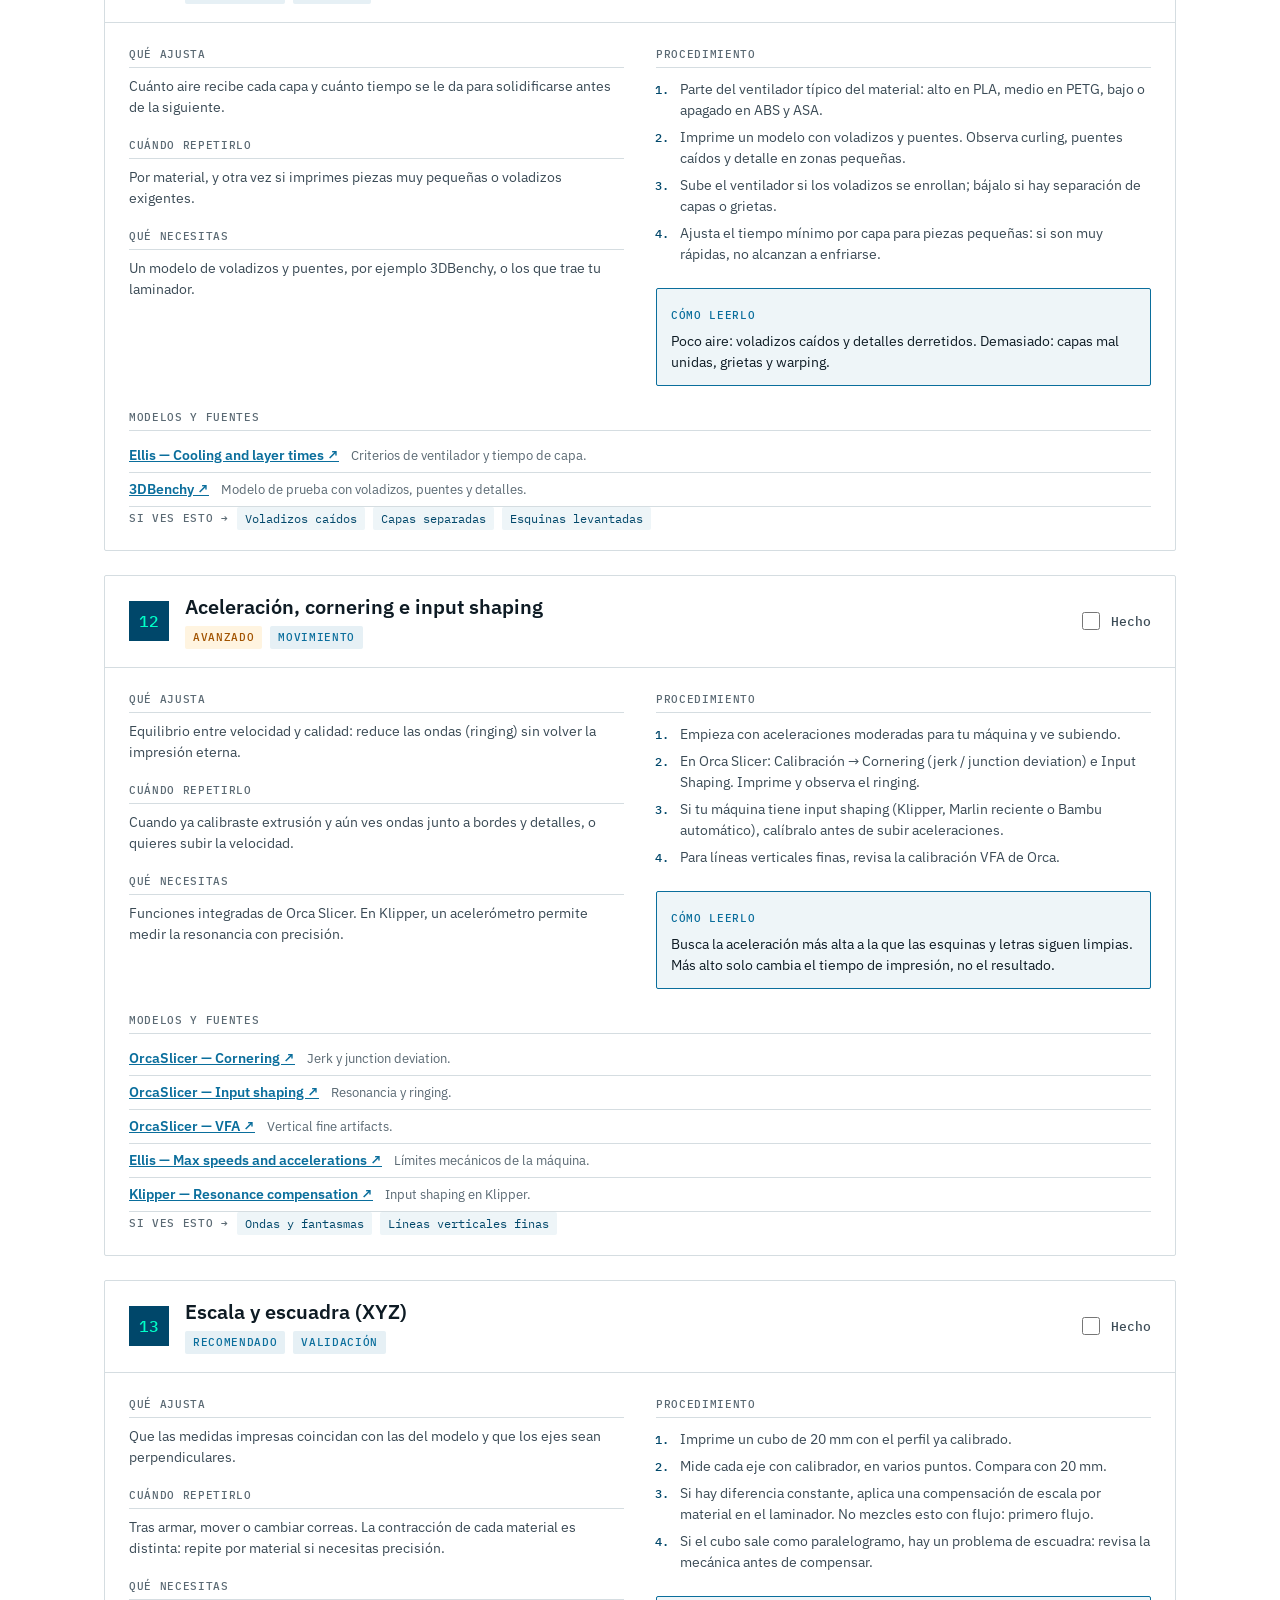
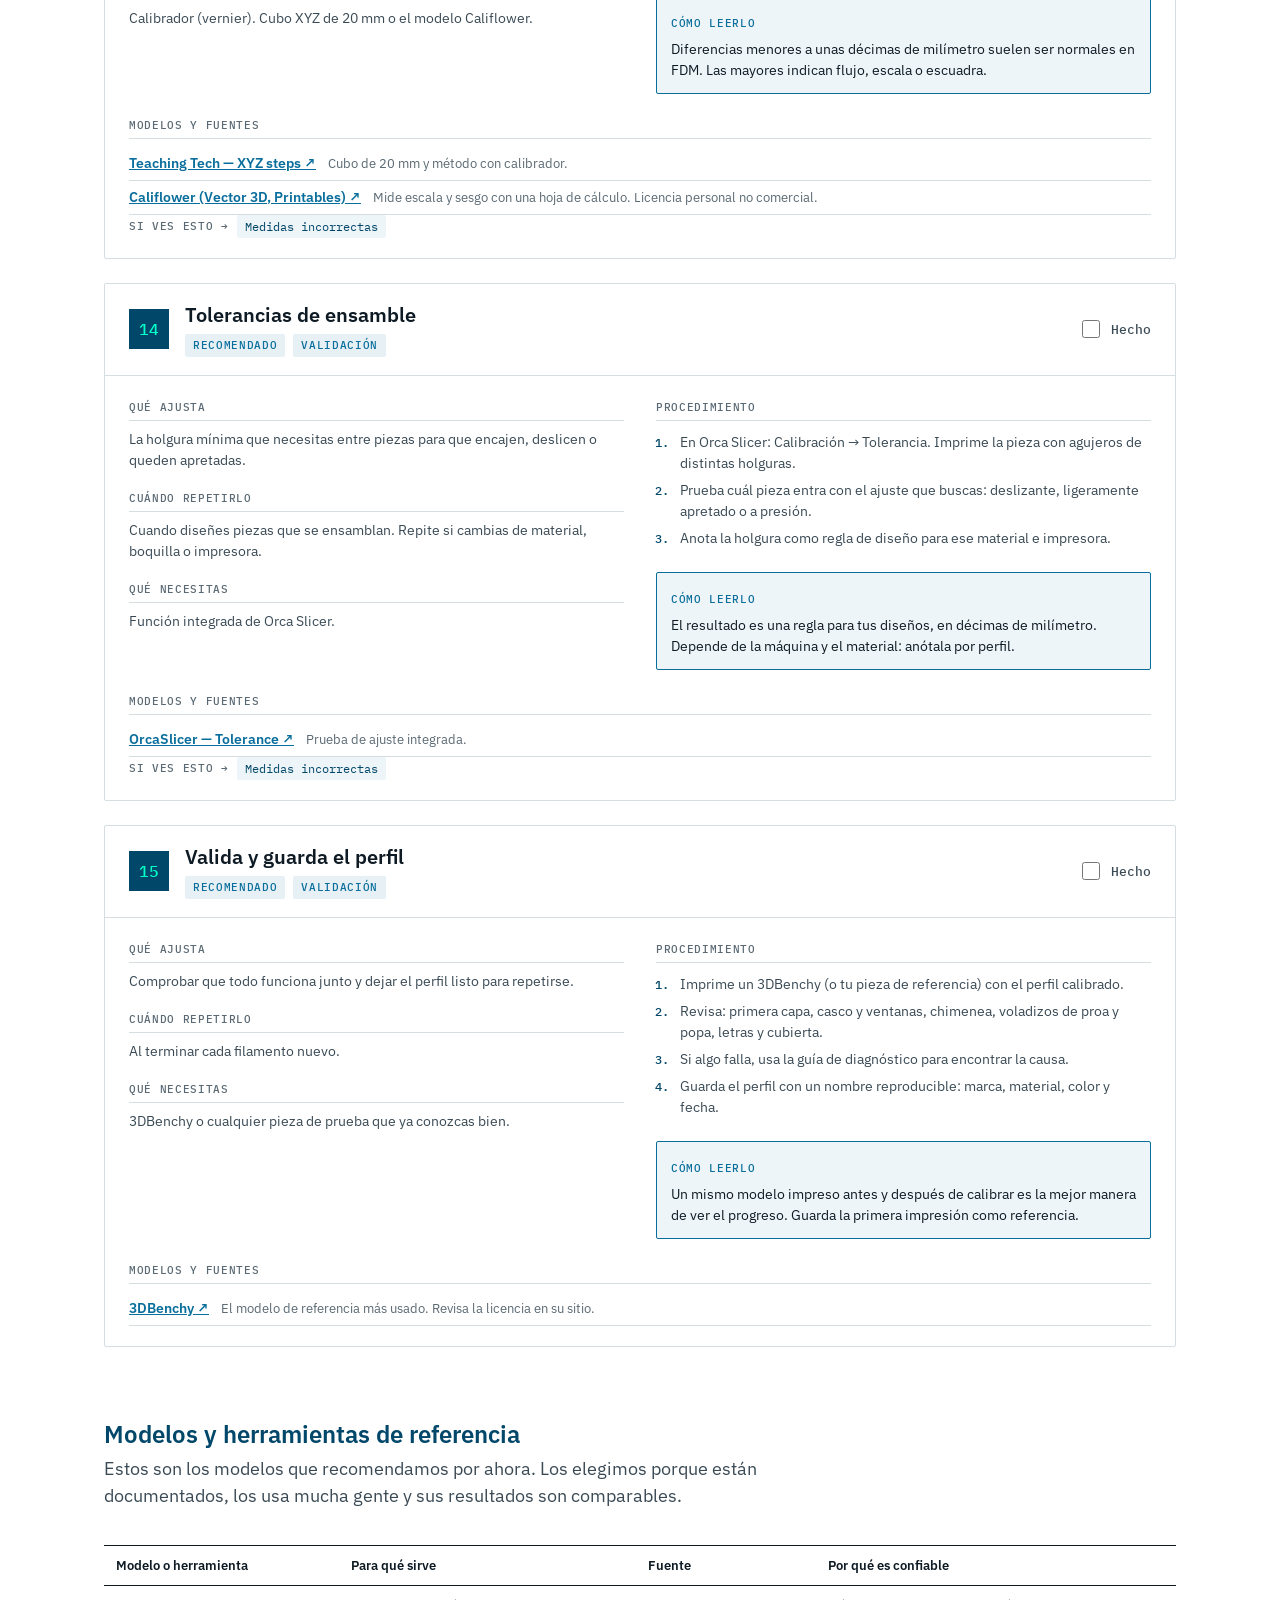
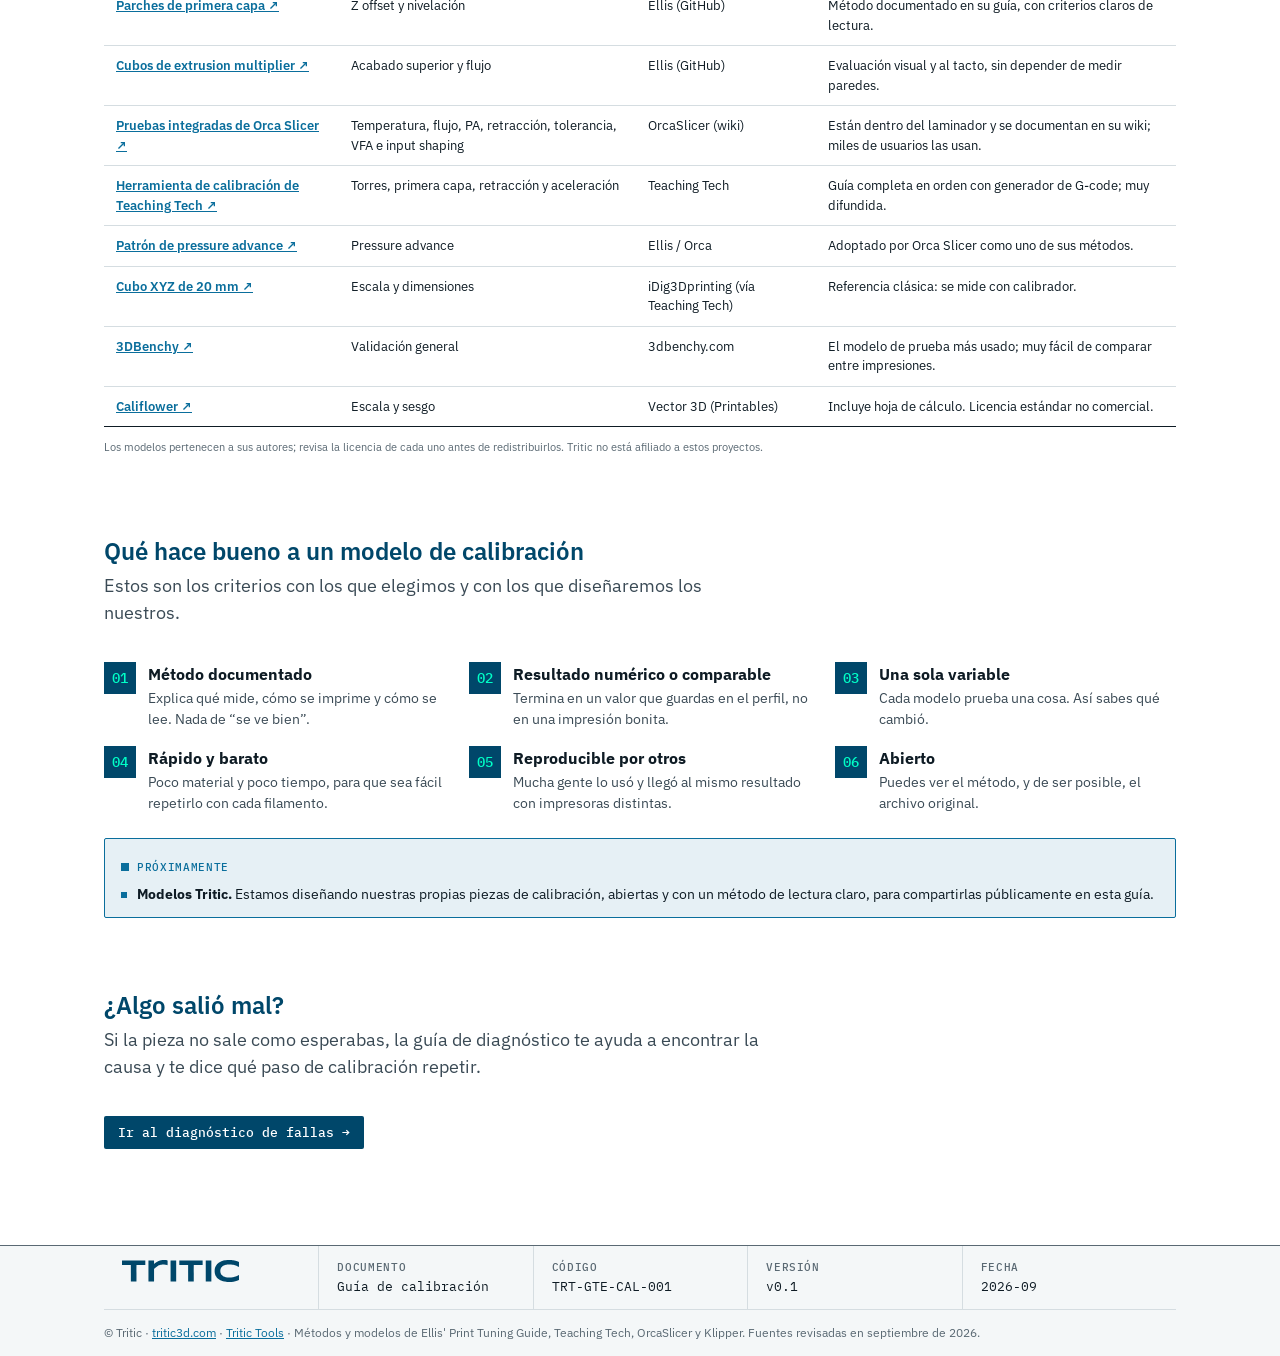
<file: site/calibracion/index.html>
<!doctype html>
<html lang="es">
<head>
<meta charset="utf-8">
<meta name="viewport" content="width=device-width,initial-scale=1">
<title>Guía de calibración — Tritic Tools</title>
<meta name="description" content="Guía paso a paso para calibrar una impresora 3D FDM en el orden correcto: mecánica, extrusor, primera capa, temperatura, pressure advance, flujo, retracción y más, con los modelos de prueba más confiables.">
<link rel="icon" type="image/svg+xml" href="../assets/logos/tritic-logo-bloque.svg">
<link rel="preconnect" href="https://fonts.googleapis.com">
<link rel="preconnect" href="https://fonts.gstatic.com" crossorigin>
<link href="https://fonts.googleapis.com/css2?family=IBM+Plex+Mono:wght@400;500&family=IBM+Plex+Sans:wght@400;600&family=Syncopate:wght@700&display=swap" rel="stylesheet">
<link rel="stylesheet" href="../styles.css?v=0.6">
</head>
<body>
<header class="top">
  <div class="wrap">
    <a href="https://tritic3d.com" aria-label="Tritic"><img src="../assets/logos/tritic-logo-azul.svg" alt="Tritic"></a>
    <a class="serie" href="../" style="text-decoration:none">Tools</a>
  </div>
</header>

<div class="hero">
  <div class="wrap">
    <span class="chip">05</span>
    <p class="kicker">Guía de calibración</p>
    <h1>Calibra en el orden correcto</h1>
    <p>Quince pasos, del más básico al más fino, con los modelos de prueba que más gente usa y con los que más gente llega al mismo resultado. Marca tu avance mientras trabajas.</p>
  </div>
</div>

<div class="toolbar est" id="toolbar">
  <div class="wrap">
    <div class="tb-row">
      <div id="fases" class="pills" role="group" aria-label="Fase"></div>
      <div class="prog"><span class="label" id="prog-txt"></span><span class="prog-track"><i id="prog-bar"></i></span>
        <button type="button" id="reiniciar" class="link-b">Reiniciar</button></div>
    </div>
  </div>
</div>

<main class="wrap">
  <section id="reglas">
    <h2>Antes de empezar</h2>
    <p class="lead">El orden importa: cada paso depende del anterior. Y una sola regla evita la mayoría de confusiones.</p>
    <div class="reglas">
      <div><span class="chip">1</span><div><b>Cambia una sola cosa a la vez</b><p>Si cambias dos parámetros, no sabrás cuál arregló (o rompió) la pieza.</p></div></div>
      <div><span class="chip">2</span><div><b>Una calibración por filamento</b><p>Temperatura, flujo, pressure advance y retracción dependen del carrete. Guarda un perfil por marca, material y color.</p></div></div>
      <div><span class="chip">3</span><div><b>Filamento seco y cama limpia</b><p>Si no, cualquier resultado se contamina. Es el paso 02 de la lista, y también el primer sospechoso.</p></div></div>
      <div><span class="chip">4</span><div><b>Anota los valores</b><p>Una tabla sencilla con fecha, filamento y valores te evita repetir todo cuando cambies algo.</p></div></div>
    </div>
    <p class="caption">Las impresoras cerradas (Bambu Lab, Prusa) ya traen calibrados varios de estos pasos (PID, E-steps, nivelación). Empieza en la primera capa o en el filamento.</p>
  </section>

  <section id="orden">
    <h2>Los pasos</h2>
    <p class="lead">Sigue el orden de arriba a abajo. Cada paso trae el procedimiento, cómo leer el resultado, los modelos recomendados y los síntomas que ayuda a resolver.</p>
    <ol id="indice" class="indice"></ol>
    <div id="pasos" class="pasos"></div>
    <noscript><p class="lead">Esta guía necesita JavaScript para mostrarse.</p></noscript>
  </section>

  <section id="modelos">
    <h2>Modelos y herramientas de referencia</h2>
    <p class="lead">Estos son los modelos que recomendamos por ahora. Los elegimos porque están documentados, los usa mucha gente y sus resultados son comparables.</p>
    <div class="tabla-wrap"><table id="tabla-mod" class="tabla mod"></table></div>
    <p class="caption">Los modelos pertenecen a sus autores; revisa la licencia de cada uno antes de redistribuirlos. Tritic no está afiliado a estos proyectos.</p>
  </section>

  <section id="criterios-s">
    <h2>Qué hace bueno a un modelo de calibración</h2>
    <p class="lead">Estos son los criterios con los que elegimos y con los que diseñaremos los nuestros.</p>
    <ul id="criterios" class="checks"></ul>
    <div class="callout nota"><span class="tab-c"><i></i>Próximamente</span>
      <ul class="lista"><li><b>Modelos Tritic.</b> Estamos diseñando nuestras propias piezas de calibración, abiertas y con un método de lectura claro, para compartirlas públicamente en esta guía.</li></ul>
    </div>
  </section>

  <section id="siguiente">
    <h2>¿Algo salió mal?</h2>
    <p class="lead">Si la pieza no sale como esperabas, la guía de diagnóstico te ayuda a encontrar la causa y te dice qué paso de calibración repetir.</p>
    <a class="visitar" href="../diagnostico/">Ir al diagnóstico de fallas →</a>
  </section>
</main>

<footer>
  <div class="wrap">
    <div class="cajetin">
      <div><img src="../assets/logos/tritic-logo-azul.svg" alt="Tritic"></div>
      <div><span class="k">Documento</span>Guía de calibración</div>
      <div><span class="k">Código</span>TRT-GTE-CAL-001</div>
      <div><span class="k">Versión</span>v0.1</div>
      <div><span class="k">Fecha</span>2026-09</div>
    </div>
    <div class="legal">© Tritic · <a href="https://tritic3d.com">tritic3d.com</a> · <a href="../">Tritic Tools</a> · Métodos y modelos de Ellis' Print Tuning Guide, Teaching Tech, OrcaSlicer y Klipper. Fuentes revisadas en septiembre de 2026.</div>
  </div>
</footer>
<script src="calibracion.js?v=0.1"></script>
</body>
</html>
</file>
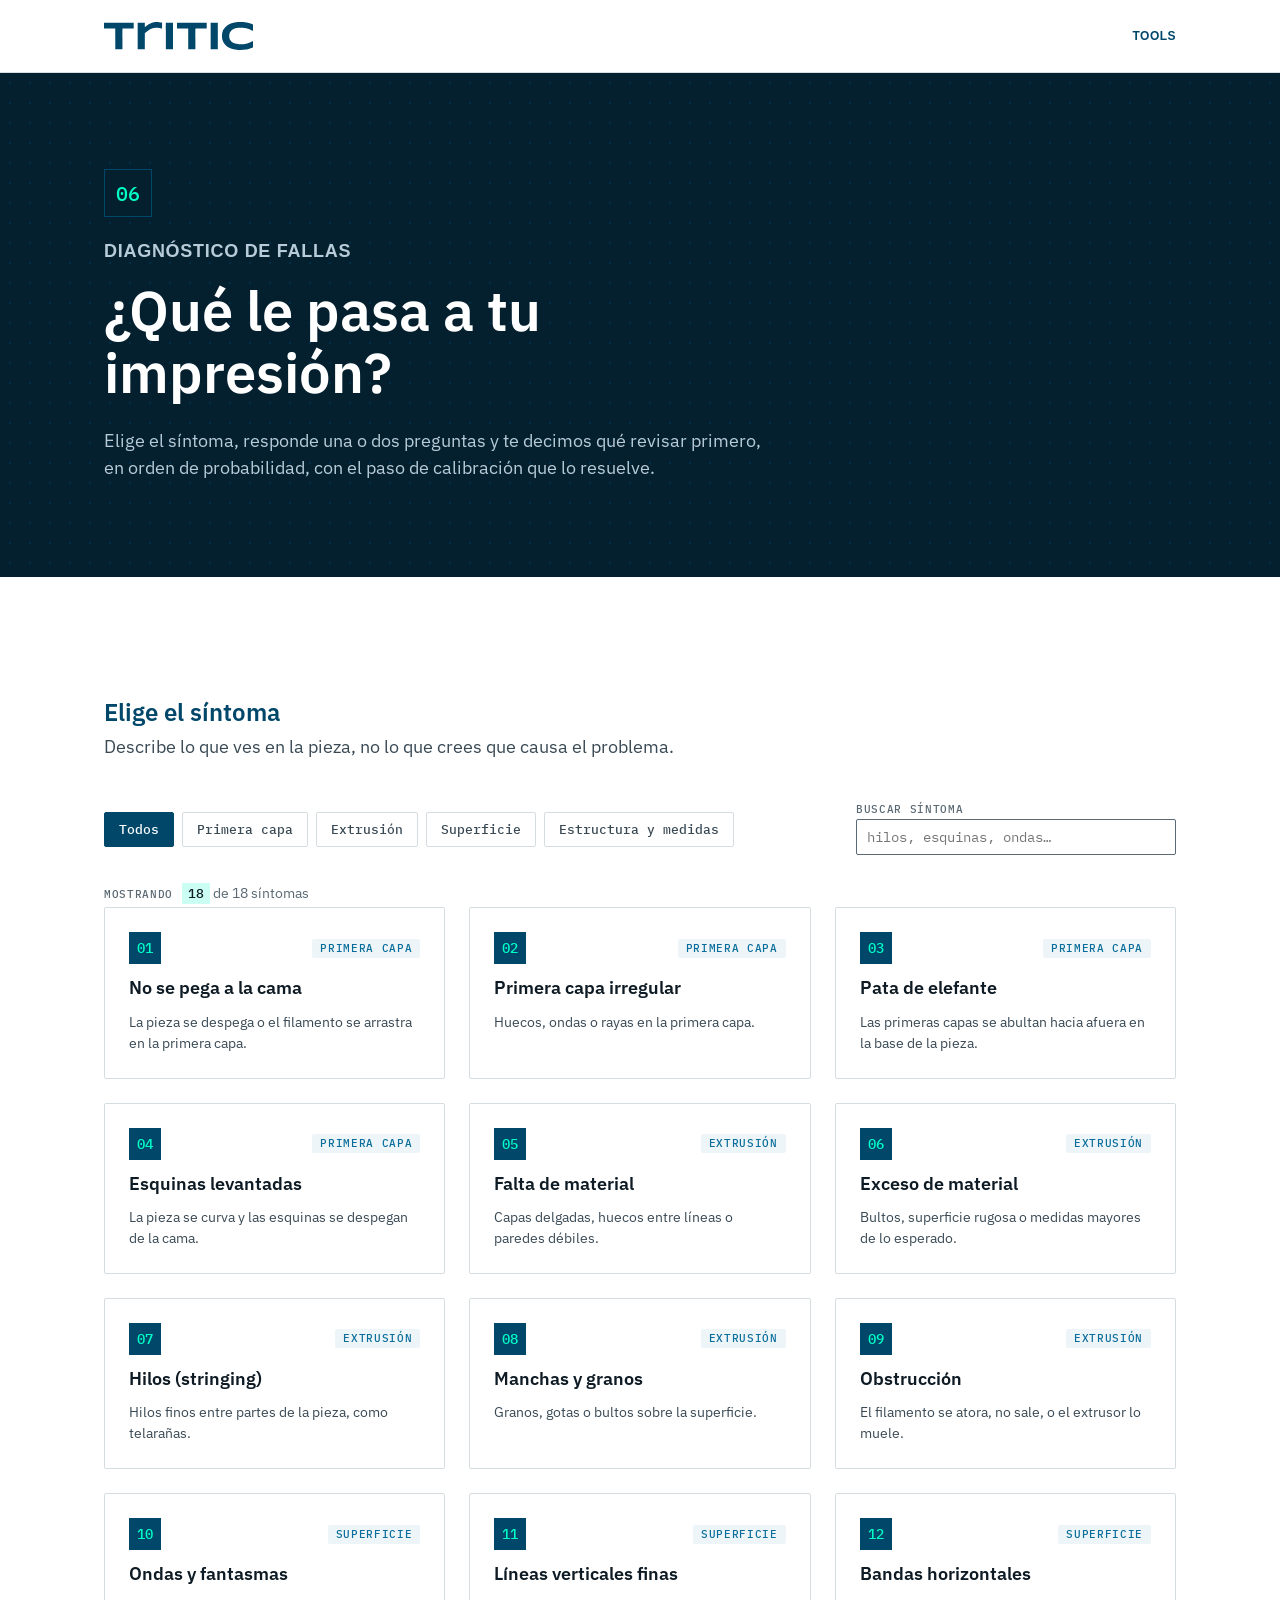
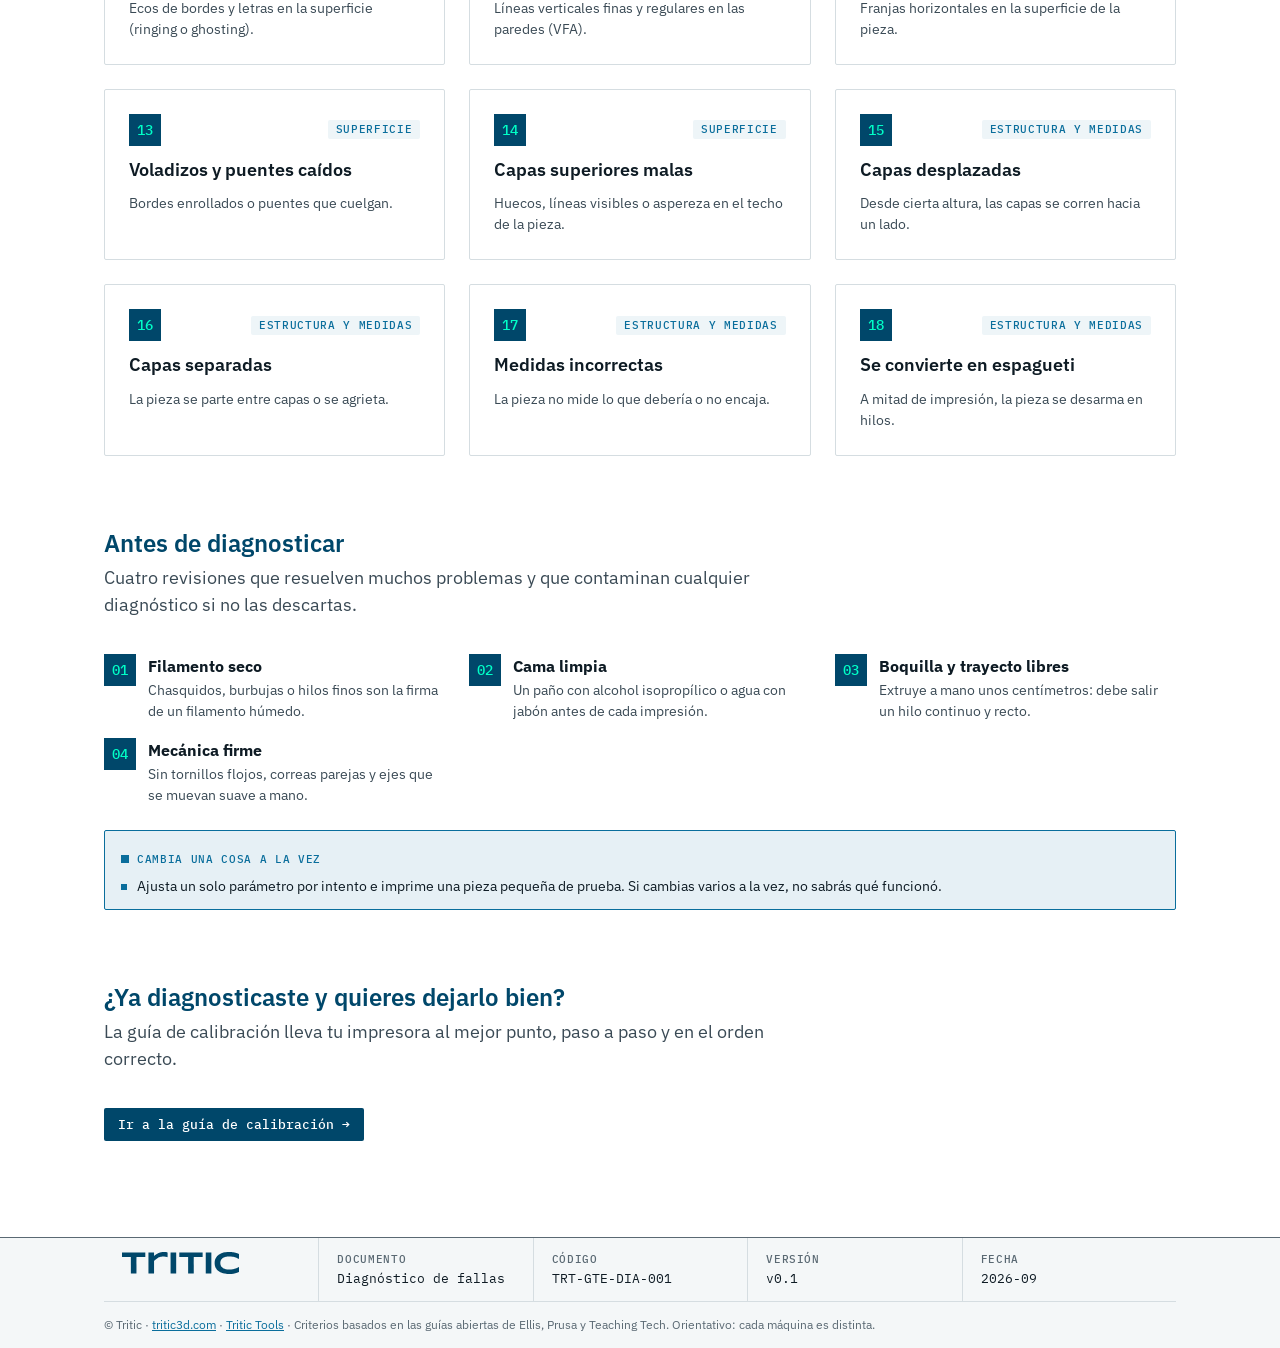
<file: site/diagnostico/index.html>
<!doctype html>
<html lang="es">
<head>
<meta charset="utf-8">
<meta name="viewport" content="width=device-width,initial-scale=1">
<title>Diagnóstico de fallas — Tritic Tools</title>
<meta name="description" content="Guía interactiva para diagnosticar fallas de impresión 3D FDM: elige el síntoma, responde un par de preguntas y obtén las causas más probables con su solución y el paso de calibración que corresponde.">
<link rel="icon" type="image/svg+xml" href="../assets/logos/tritic-logo-bloque.svg">
<link rel="preconnect" href="https://fonts.googleapis.com">
<link rel="preconnect" href="https://fonts.gstatic.com" crossorigin>
<link href="https://fonts.googleapis.com/css2?family=IBM+Plex+Mono:wght@400;500&family=IBM+Plex+Sans:wght@400;600&family=Syncopate:wght@700&display=swap" rel="stylesheet">
<link rel="stylesheet" href="../styles.css?v=0.6">
</head>
<body>
<header class="top">
  <div class="wrap">
    <a href="https://tritic3d.com" aria-label="Tritic"><img src="../assets/logos/tritic-logo-azul.svg" alt="Tritic"></a>
    <a class="serie" href="../" style="text-decoration:none">Tools</a>
  </div>
</header>

<div class="hero">
  <div class="wrap">
    <span class="chip">06</span>
    <p class="kicker">Diagnóstico de fallas</p>
    <h1>¿Qué le pasa a tu impresión?</h1>
    <p>Elige el síntoma, responde una o dos preguntas y te decimos qué revisar primero, en orden de probabilidad, con el paso de calibración que lo resuelve.</p>
  </div>
</div>

<main class="wrap">
  <section id="diag-s" class="diag-s">
    <div id="diag" class="diag" hidden aria-live="polite"></div>
  </section>

  <section id="elegir">
    <h2>Elige el síntoma</h2>
    <p class="lead">Describe lo que ves en la pieza, no lo que crees que causa el problema.</p>
    <div class="tb-row tb-sub">
      <div id="grupos" class="pills" role="group" aria-label="Tipo de problema"></div>
      <label class="buscar"><span class="label">Buscar síntoma</span>
        <input id="q" type="search" placeholder="hilos, esquinas, ondas…" autocomplete="off" spellcheck="false"></label>
    </div>
    <p id="resultado" class="resultado" aria-live="polite"></p>
    <div id="sintomas" class="grid"></div>
    <noscript><p class="lead">Esta guía necesita JavaScript para mostrarse.</p></noscript>
  </section>

  <section id="antes">
    <h2>Antes de diagnosticar</h2>
    <p class="lead">Cuatro revisiones que resuelven muchos problemas y que contaminan cualquier diagnóstico si no las descartas.</p>
    <ul class="checks">
      <li><span class="chip">01</span><div><b>Filamento seco</b><p>Chasquidos, burbujas o hilos finos son la firma de un filamento húmedo.</p></div></li>
      <li><span class="chip">02</span><div><b>Cama limpia</b><p>Un paño con alcohol isopropílico o agua con jabón antes de cada impresión.</p></div></li>
      <li><span class="chip">03</span><div><b>Boquilla y trayecto libres</b><p>Extruye a mano unos centímetros: debe salir un hilo continuo y recto.</p></div></li>
      <li><span class="chip">04</span><div><b>Mecánica firme</b><p>Sin tornillos flojos, correas parejas y ejes que se muevan suave a mano.</p></div></li>
    </ul>
    <div class="callout nota"><span class="tab-c"><i></i>Cambia una cosa a la vez</span>
      <ul class="lista"><li>Ajusta un solo parámetro por intento e imprime una pieza pequeña de prueba. Si cambias varios a la vez, no sabrás qué funcionó.</li></ul>
    </div>
  </section>

  <section id="siguiente">
    <h2>¿Ya diagnosticaste y quieres dejarlo bien?</h2>
    <p class="lead">La guía de calibración lleva tu impresora al mejor punto, paso a paso y en el orden correcto.</p>
    <a class="visitar" href="../calibracion/">Ir a la guía de calibración →</a>
  </section>
</main>

<footer>
  <div class="wrap">
    <div class="cajetin">
      <div><img src="../assets/logos/tritic-logo-azul.svg" alt="Tritic"></div>
      <div><span class="k">Documento</span>Diagnóstico de fallas</div>
      <div><span class="k">Código</span>TRT-GTE-DIA-001</div>
      <div><span class="k">Versión</span>v0.1</div>
      <div><span class="k">Fecha</span>2026-09</div>
    </div>
    <div class="legal">© Tritic · <a href="https://tritic3d.com">tritic3d.com</a> · <a href="../">Tritic Tools</a> · Criterios basados en las guías abiertas de Ellis, Prusa y Teaching Tech. Orientativo: cada máquina es distinta.</div>
  </div>
</footer>
<script src="diagnostico.js?v=0.1"></script>
</body>
</html>
</file>
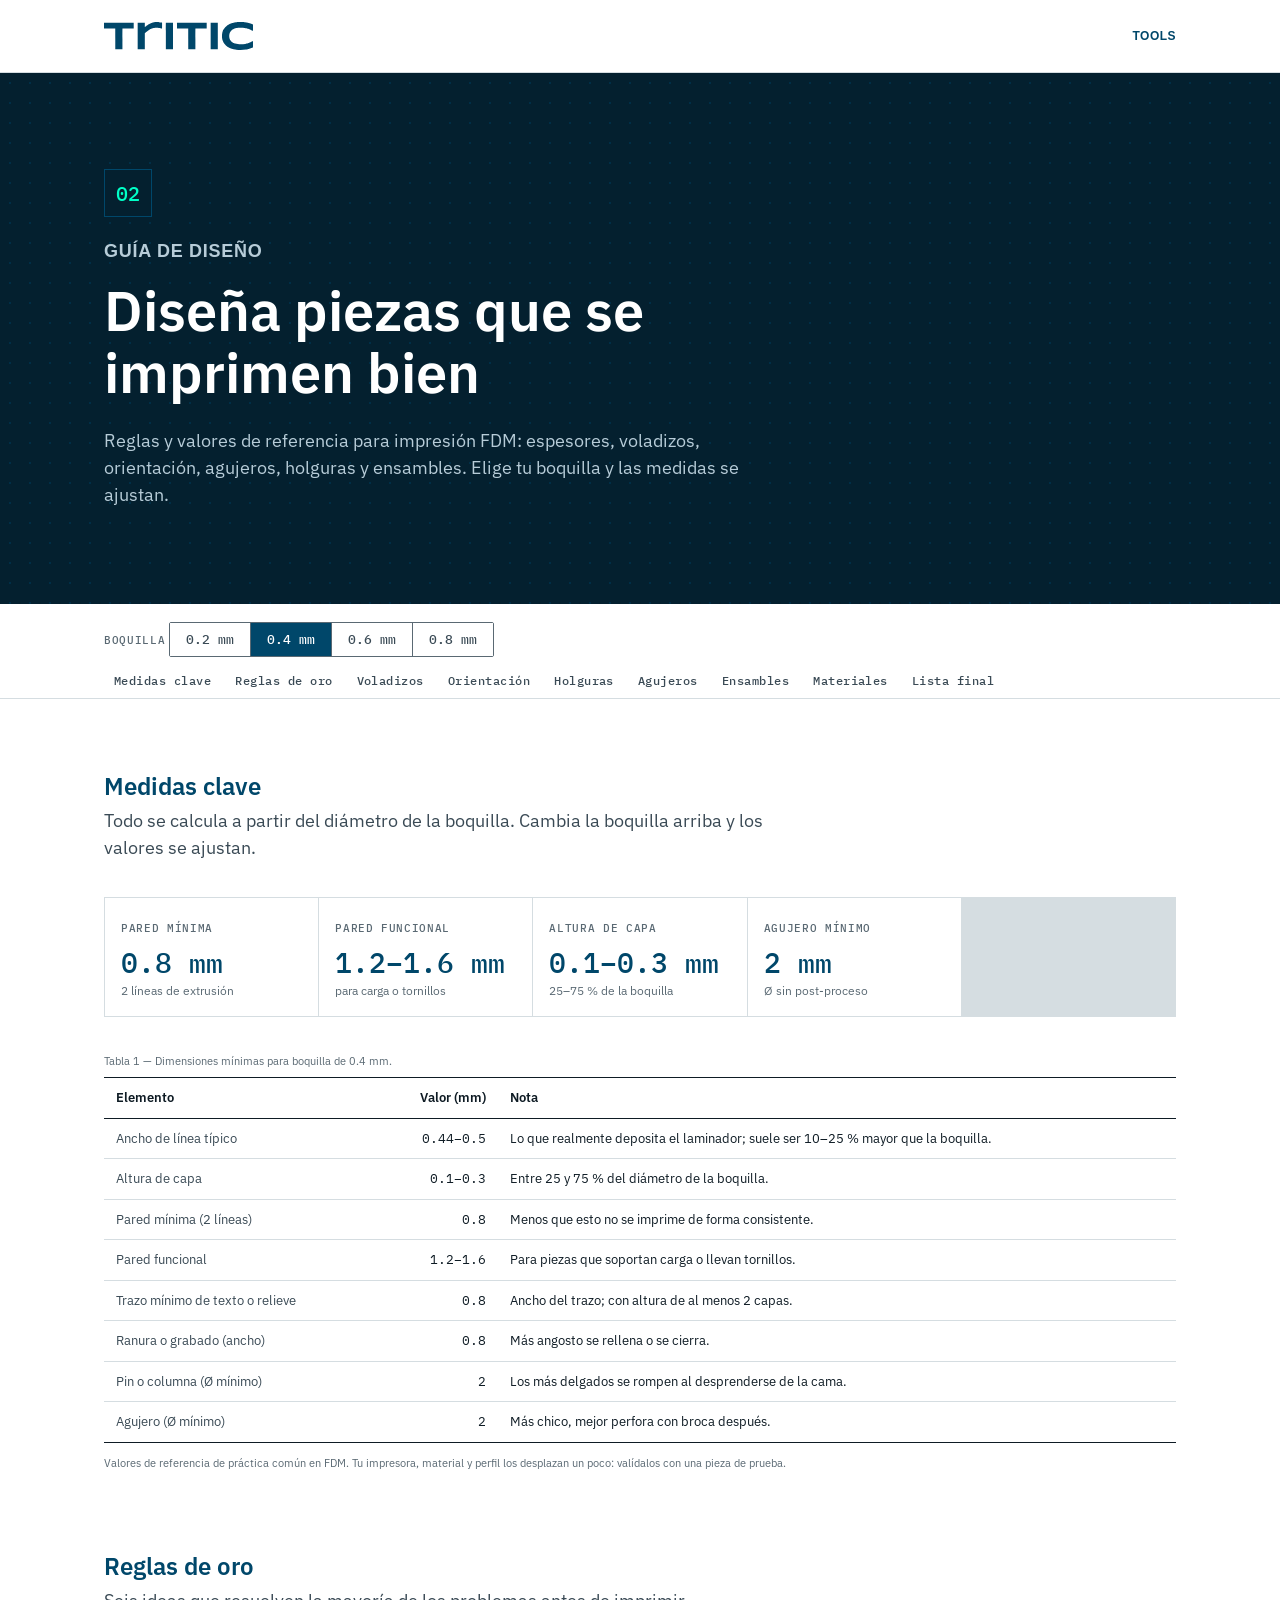
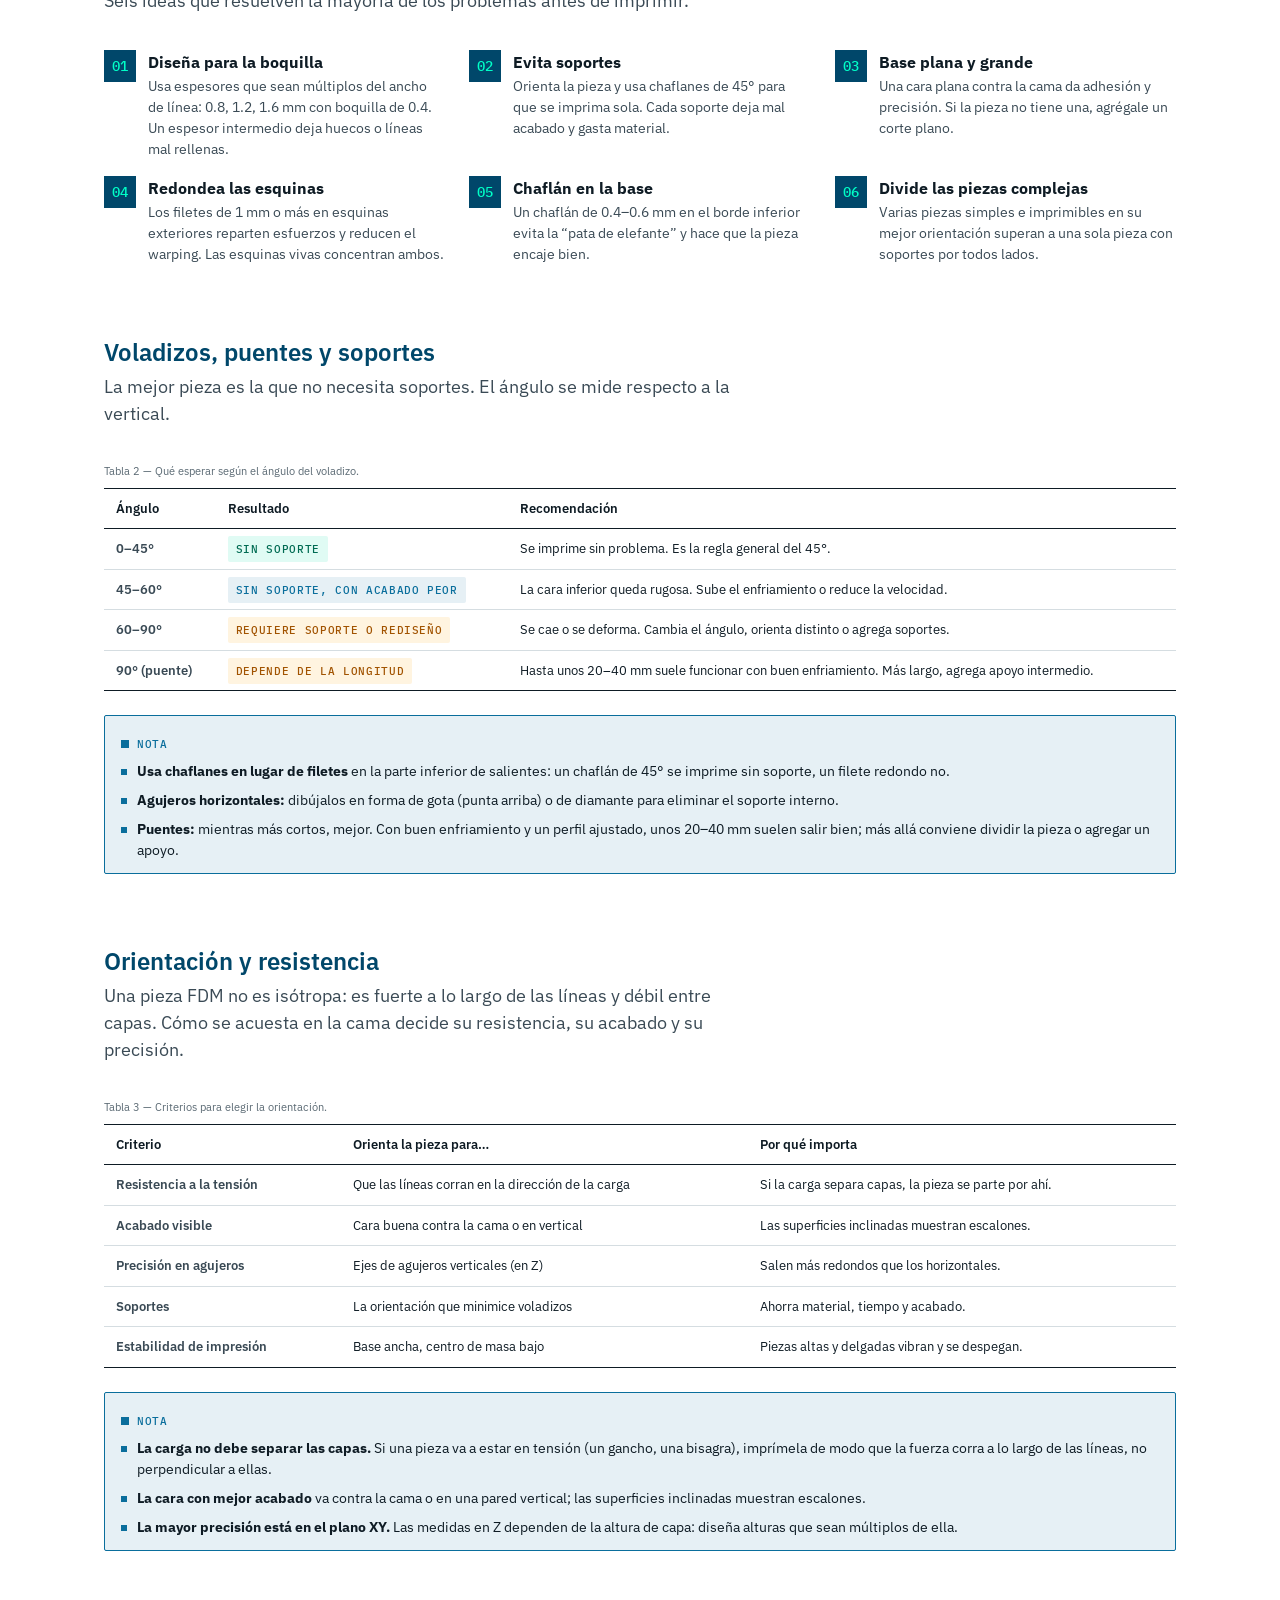
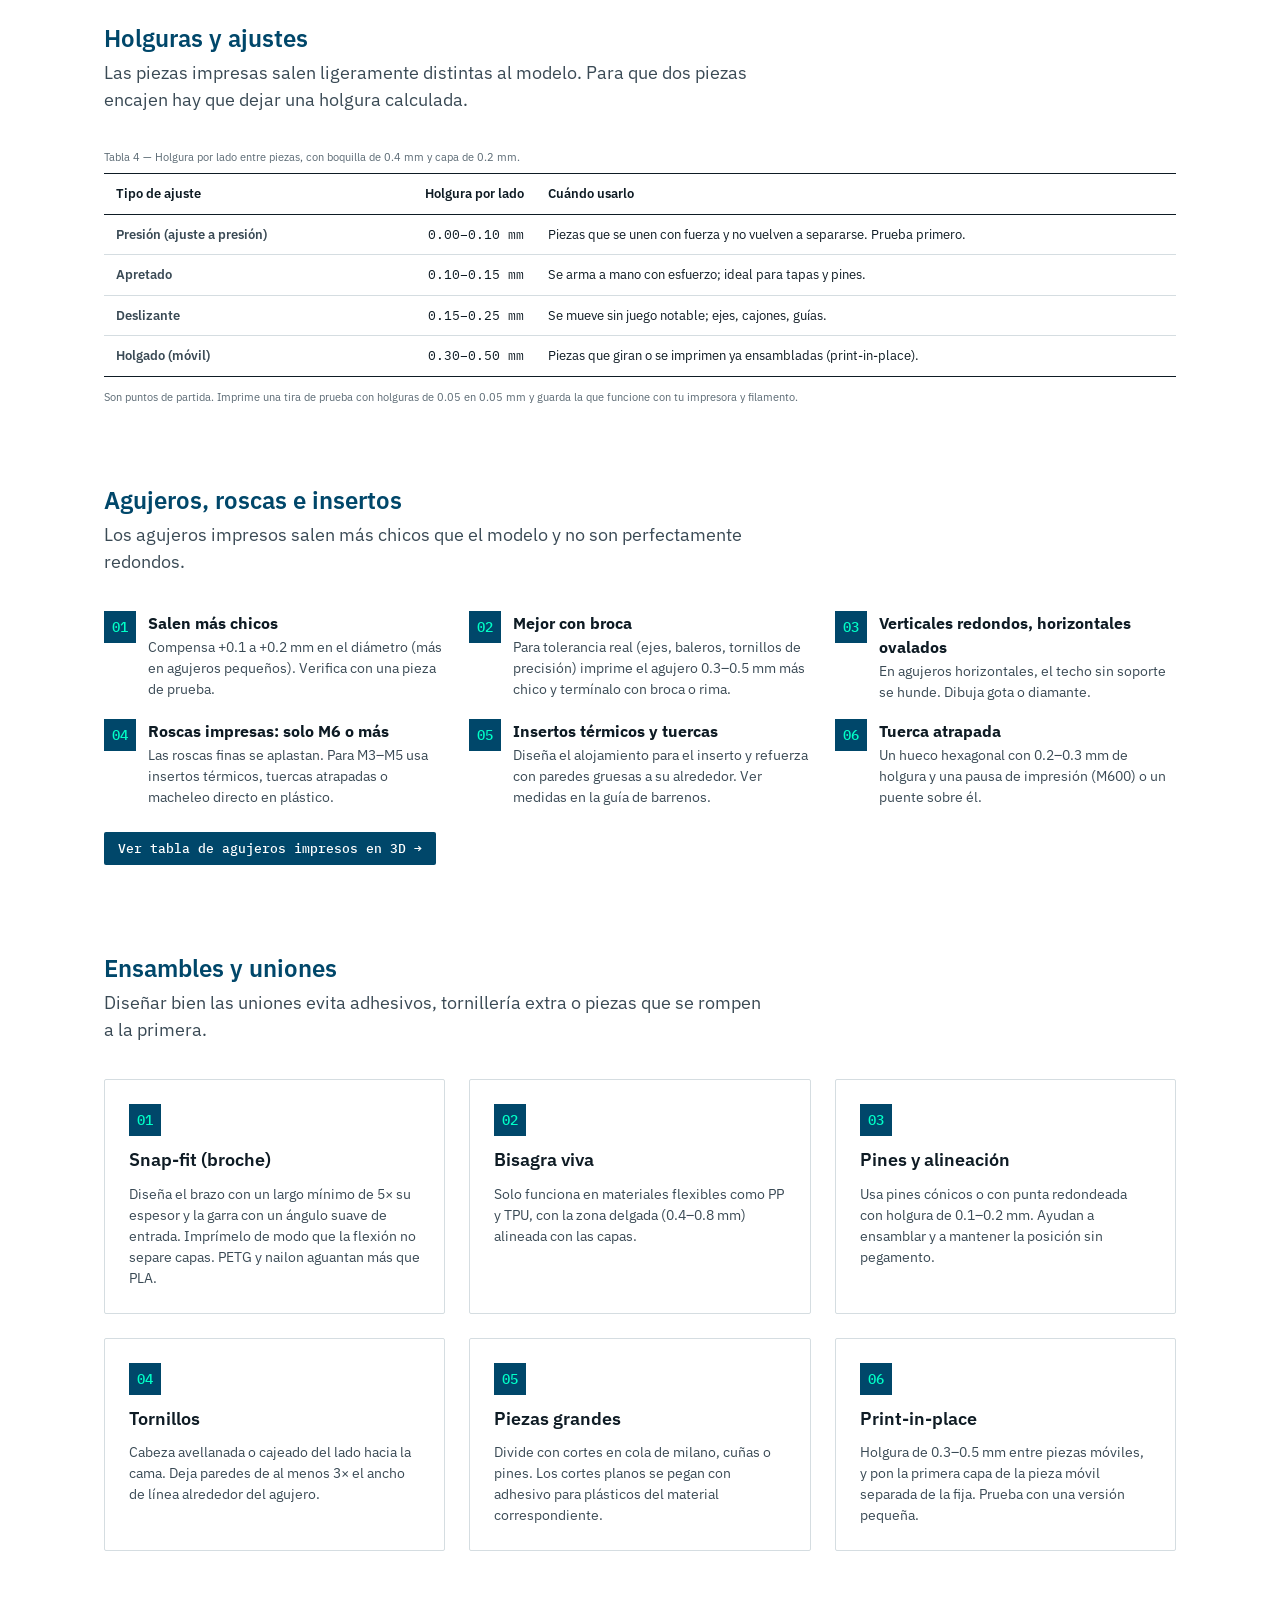
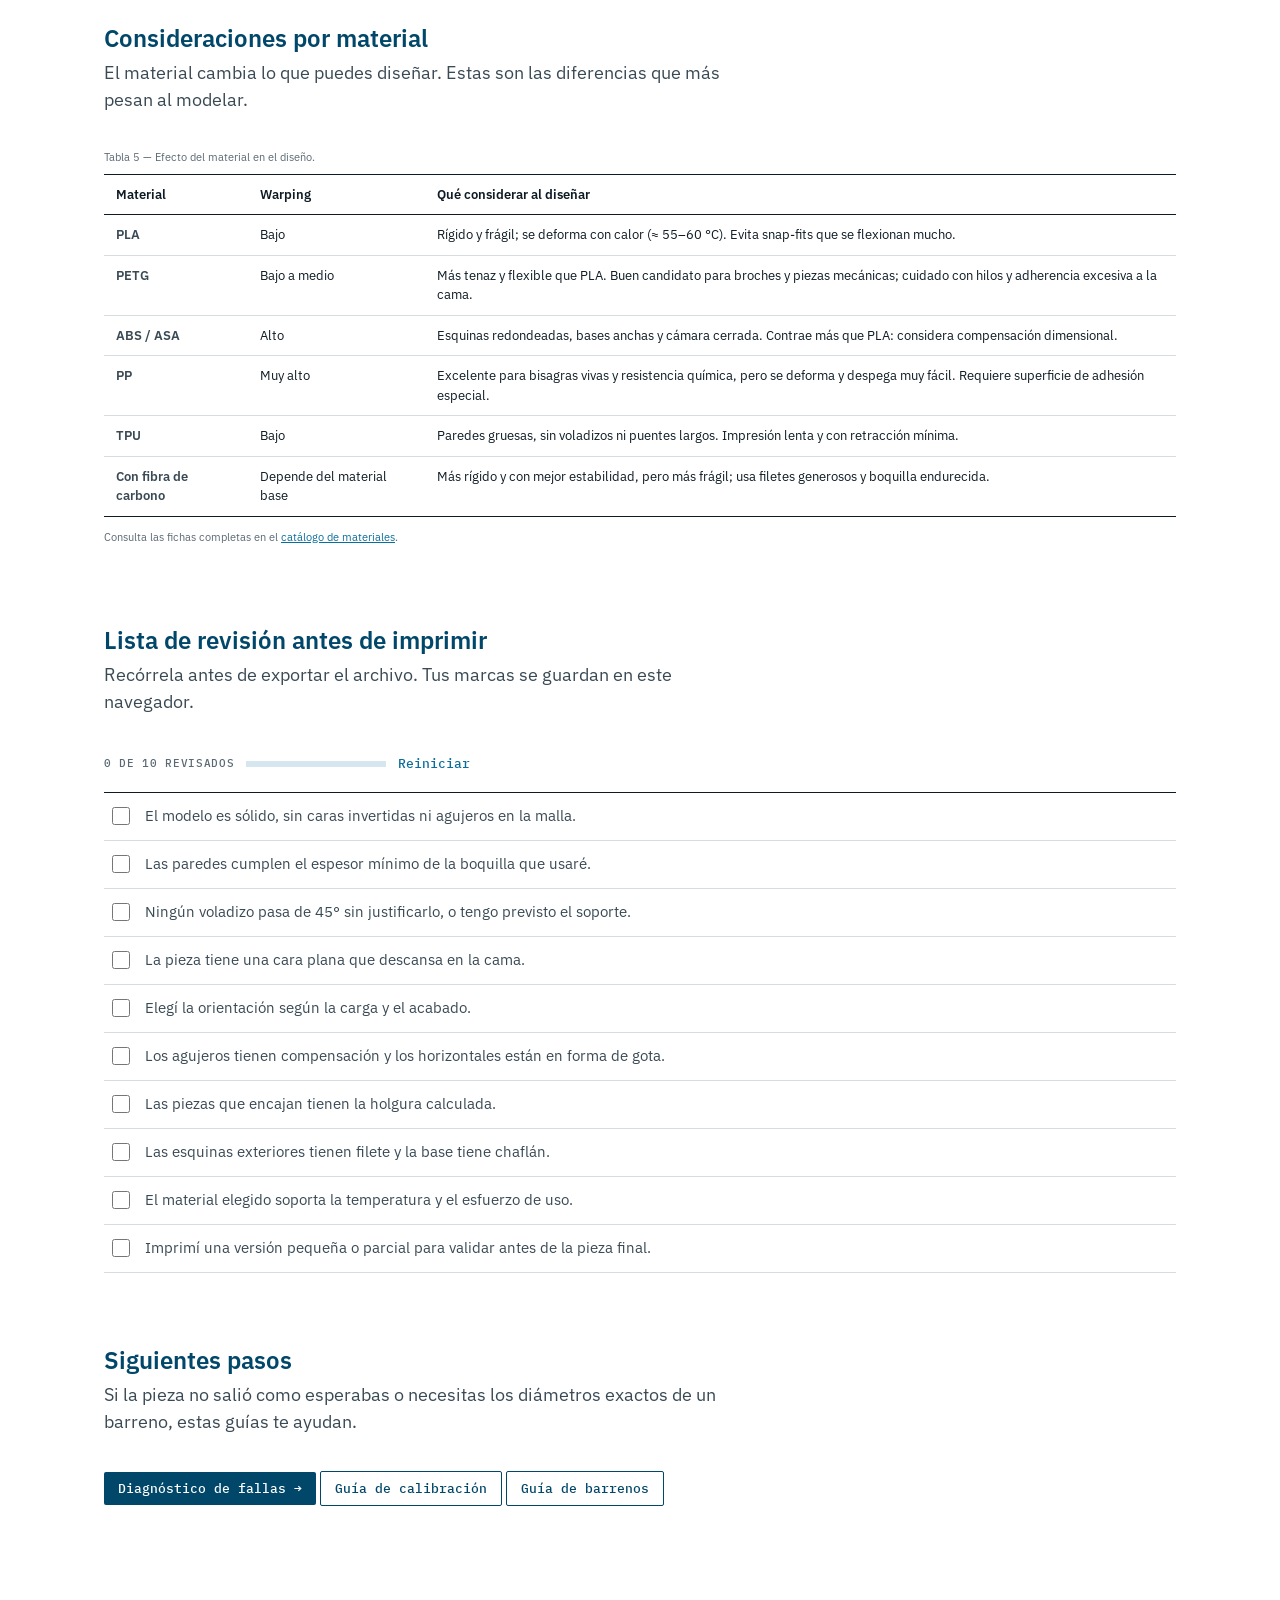
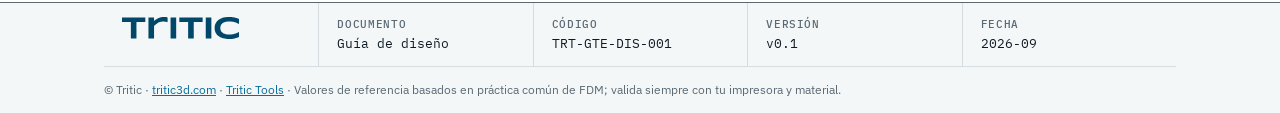
<file: site/diseno/index.html>
<!doctype html>
<html lang="es">
<head>
<meta charset="utf-8">
<meta name="viewport" content="width=device-width,initial-scale=1">
<title>Guía de diseño para impresión 3D — Tritic Tools</title>
<meta name="description" content="Reglas de diseño para impresión 3D FDM: espesores de pared, voladizos, orientación, agujeros, holguras, ensambles y consideraciones por material. Valores que se ajustan a tu boquilla.">
<link rel="icon" type="image/svg+xml" href="../assets/logos/tritic-logo-bloque.svg">
<link rel="preconnect" href="https://fonts.googleapis.com">
<link rel="preconnect" href="https://fonts.gstatic.com" crossorigin>
<link href="https://fonts.googleapis.com/css2?family=IBM+Plex+Mono:wght@400;500&family=IBM+Plex+Sans:wght@400;600&family=Syncopate:wght@700&display=swap" rel="stylesheet">
<link rel="stylesheet" href="../styles.css?v=0.7">
</head>
<body>
<header class="top">
  <div class="wrap">
    <a href="https://tritic3d.com" aria-label="Tritic"><img src="../assets/logos/tritic-logo-azul.svg" alt="Tritic"></a>
    <a class="serie" href="../" style="text-decoration:none">Tools</a>
  </div>
</header>

<div class="hero">
  <div class="wrap">
    <span class="chip">02</span>
    <p class="kicker">Guía de diseño</p>
    <h1>Diseña piezas que se imprimen bien</h1>
    <p>Reglas y valores de referencia para impresión FDM: espesores, voladizos, orientación, agujeros, holguras y ensambles. Elige tu boquilla y las medidas se ajustan.</p>
  </div>
</div>

<div class="toolbar est" id="toolbar">
  <div class="wrap">
    <div class="tb-row">
      <div>
        <span class="label sub" id="lbl-boq">Boquilla</span>
        <div class="seg" id="boq" role="group" aria-labelledby="lbl-boq" style="margin-top:6px"></div>
      </div>
    </div>
    <nav class="anclas" aria-label="Secciones">
      <a href="#rapida">Medidas clave</a>
      <a href="#reglas">Reglas de oro</a>
      <a href="#voladizos">Voladizos</a>
      <a href="#orientacion">Orientación</a>
      <a href="#holguras">Holguras</a>
      <a href="#agujeros">Agujeros</a>
      <a href="#ensambles">Ensambles</a>
      <a href="#materiales">Materiales</a>
      <a href="#lista">Lista final</a>
    </nav>
  </div>
</div>

<main class="wrap">
  <section id="rapida">
    <h2>Medidas clave</h2>
    <p class="lead">Todo se calcula a partir del diámetro de la boquilla. Cambia la boquilla arriba y los valores se ajustan.</p>
    <div id="tiles" class="tiles" aria-live="polite"></div>
    <p class="caption" style="margin-top:36px">Tabla 1 — Dimensiones mínimas para boquilla de <span data-boq></span> mm.</p>
    <div class="tabla-wrap"><table id="t-min" class="tabla"></table></div>
    <p class="caption">Valores de referencia de práctica común en FDM. Tu impresora, material y perfil los desplazan un poco: valídalos con una pieza de prueba.</p>
  </section>

  <section id="reglas">
    <h2>Reglas de oro</h2>
    <p class="lead">Seis ideas que resuelven la mayoría de los problemas antes de imprimir.</p>
    <ul id="l-reglas" class="checks"></ul>
  </section>

  <section id="voladizos">
    <h2>Voladizos, puentes y soportes</h2>
    <p class="lead">La mejor pieza es la que no necesita soportes. El ángulo se mide respecto a la vertical.</p>
    <p class="caption">Tabla 2 — Qué esperar según el ángulo del voladizo.</p>
    <div class="tabla-wrap"><table id="t-vol" class="tabla mod"></table></div>
    <div class="callout nota"><span class="tab-c"><i></i>Nota</span>
      <ul class="lista">
        <li><b>Usa chaflanes en lugar de filetes</b> en la parte inferior de salientes: un chaflán de 45° se imprime sin soporte, un filete redondo no.</li>
        <li><b>Agujeros horizontales:</b> dibújalos en forma de gota (punta arriba) o de diamante para eliminar el soporte interno.</li>
        <li><b>Puentes:</b> mientras más cortos, mejor. Con buen enfriamiento y un perfil ajustado, unos 20–40 mm suelen salir bien; más allá conviene dividir la pieza o agregar un apoyo.</li>
      </ul>
    </div>
  </section>

  <section id="orientacion">
    <h2>Orientación y resistencia</h2>
    <p class="lead">Una pieza FDM no es isótropa: es fuerte a lo largo de las líneas y débil entre capas. Cómo se acuesta en la cama decide su resistencia, su acabado y su precisión.</p>
    <p class="caption">Tabla 3 — Criterios para elegir la orientación.</p>
    <div class="tabla-wrap"><table id="t-ori" class="tabla mod"></table></div>
    <div class="callout nota"><span class="tab-c"><i></i>Nota</span>
      <ul class="lista">
        <li><b>La carga no debe separar las capas.</b> Si una pieza va a estar en tensión (un gancho, una bisagra), imprímela de modo que la fuerza corra a lo largo de las líneas, no perpendicular a ellas.</li>
        <li><b>La cara con mejor acabado</b> va contra la cama o en una pared vertical; las superficies inclinadas muestran escalones.</li>
        <li><b>La mayor precisión está en el plano XY.</b> Las medidas en Z dependen de la altura de capa: diseña alturas que sean múltiplos de ella.</li>
      </ul>
    </div>
  </section>

  <section id="holguras">
    <h2>Holguras y ajustes</h2>
    <p class="lead">Las piezas impresas salen ligeramente distintas al modelo. Para que dos piezas encajen hay que dejar una holgura calculada.</p>
    <p class="caption">Tabla 4 — Holgura por lado entre piezas, con boquilla de 0.4 mm y capa de 0.2 mm.</p>
    <div class="tabla-wrap"><table id="t-hol" class="tabla mod"></table></div>
    <p class="caption">Son puntos de partida. Imprime una tira de prueba con holguras de 0.05 en 0.05 mm y guarda la que funcione con tu impresora y filamento.</p>
  </section>

  <section id="agujeros">
    <h2>Agujeros, roscas e insertos</h2>
    <p class="lead">Los agujeros impresos salen más chicos que el modelo y no son perfectamente redondos.</p>
    <ul id="l-agu" class="checks"></ul>
    <p style="margin-top:24px"><a class="visitar" href="../barrenos/#impresion">Ver tabla de agujeros impresos en 3D →</a></p>
  </section>

  <section id="ensambles">
    <h2>Ensambles y uniones</h2>
    <p class="lead">Diseñar bien las uniones evita adhesivos, tornillería extra o piezas que se rompen a la primera.</p>
    <div class="grid" id="g-ens"></div>
  </section>

  <section id="materiales">
    <h2>Consideraciones por material</h2>
    <p class="lead">El material cambia lo que puedes diseñar. Estas son las diferencias que más pesan al modelar.</p>
    <p class="caption">Tabla 5 — Efecto del material en el diseño.</p>
    <div class="tabla-wrap"><table id="t-mat" class="tabla mod"></table></div>
    <p class="caption">Consulta las fichas completas en el <a href="../materiales/">catálogo de materiales</a>.</p>
  </section>

  <section id="lista">
    <h2>Lista de revisión antes de imprimir</h2>
    <p class="lead">Recórrela antes de exportar el archivo. Tus marcas se guardan en este navegador.</p>
    <div class="prog" style="margin-bottom:16px"><span class="label" id="prog-txt"></span><span class="prog-track"><i id="prog-bar"></i></span>
      <button type="button" id="reiniciar" class="link-b">Reiniciar</button></div>
    <ul id="l-lista" class="revision"></ul>
  </section>

  <section id="siguiente">
    <h2>Siguientes pasos</h2>
    <p class="lead">Si la pieza no salió como esperabas o necesitas los diámetros exactos de un barreno, estas guías te ayudan.</p>
    <p><a class="visitar" href="../diagnostico/">Diagnóstico de fallas →</a> <a class="visitar sec" href="../calibracion/" style="padding:8px 14px;font-size:13px">Guía de calibración</a> <a class="visitar sec" href="../barrenos/" style="padding:8px 14px;font-size:13px">Guía de barrenos</a></p>
  </section>
</main>

<footer>
  <div class="wrap">
    <div class="cajetin">
      <div><img src="../assets/logos/tritic-logo-azul.svg" alt="Tritic"></div>
      <div><span class="k">Documento</span>Guía de diseño</div>
      <div><span class="k">Código</span>TRT-GTE-DIS-001</div>
      <div><span class="k">Versión</span>v0.1</div>
      <div><span class="k">Fecha</span>2026-09</div>
    </div>
    <div class="legal">© Tritic · <a href="https://tritic3d.com">tritic3d.com</a> · <a href="../">Tritic Tools</a> · Valores de referencia basados en práctica común de FDM; valida siempre con tu impresora y material.</div>
  </div>
</footer>
<script src="diseno.js?v=0.1"></script>
</body>
</html>
</file>
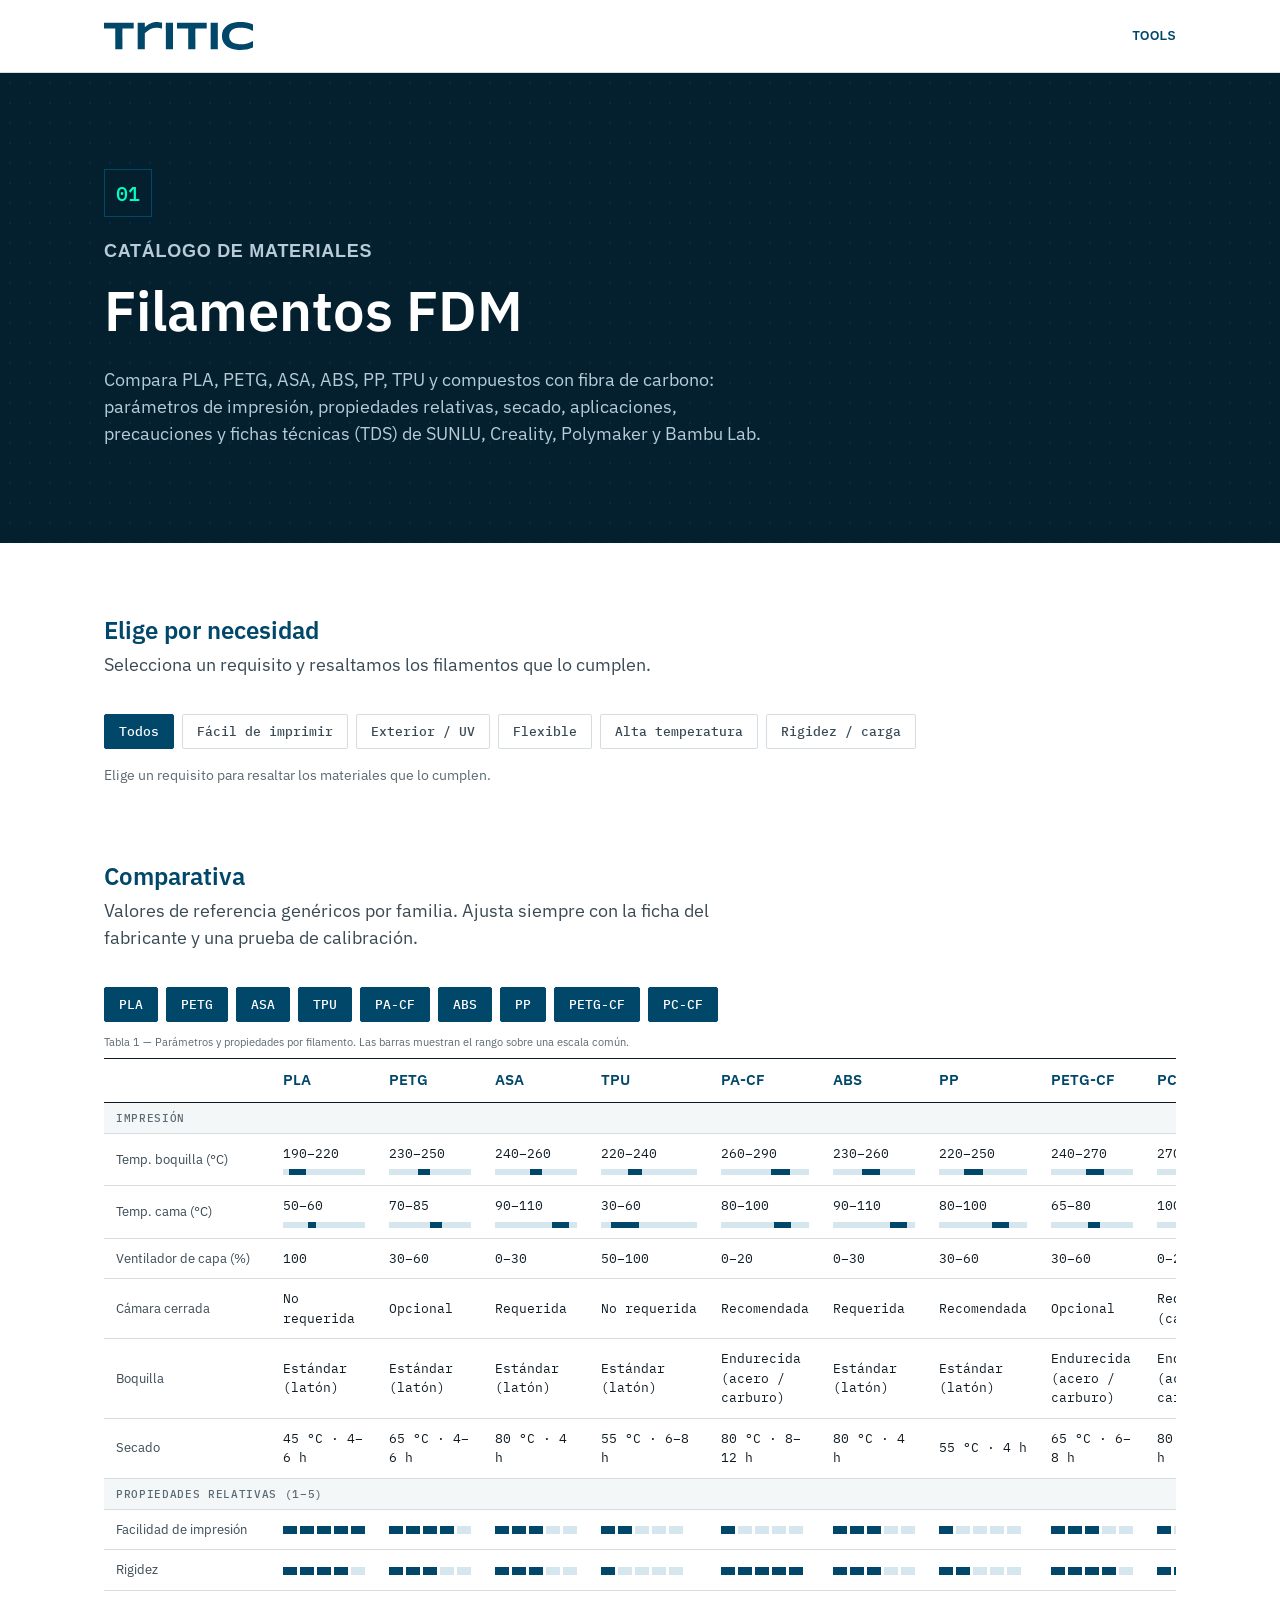
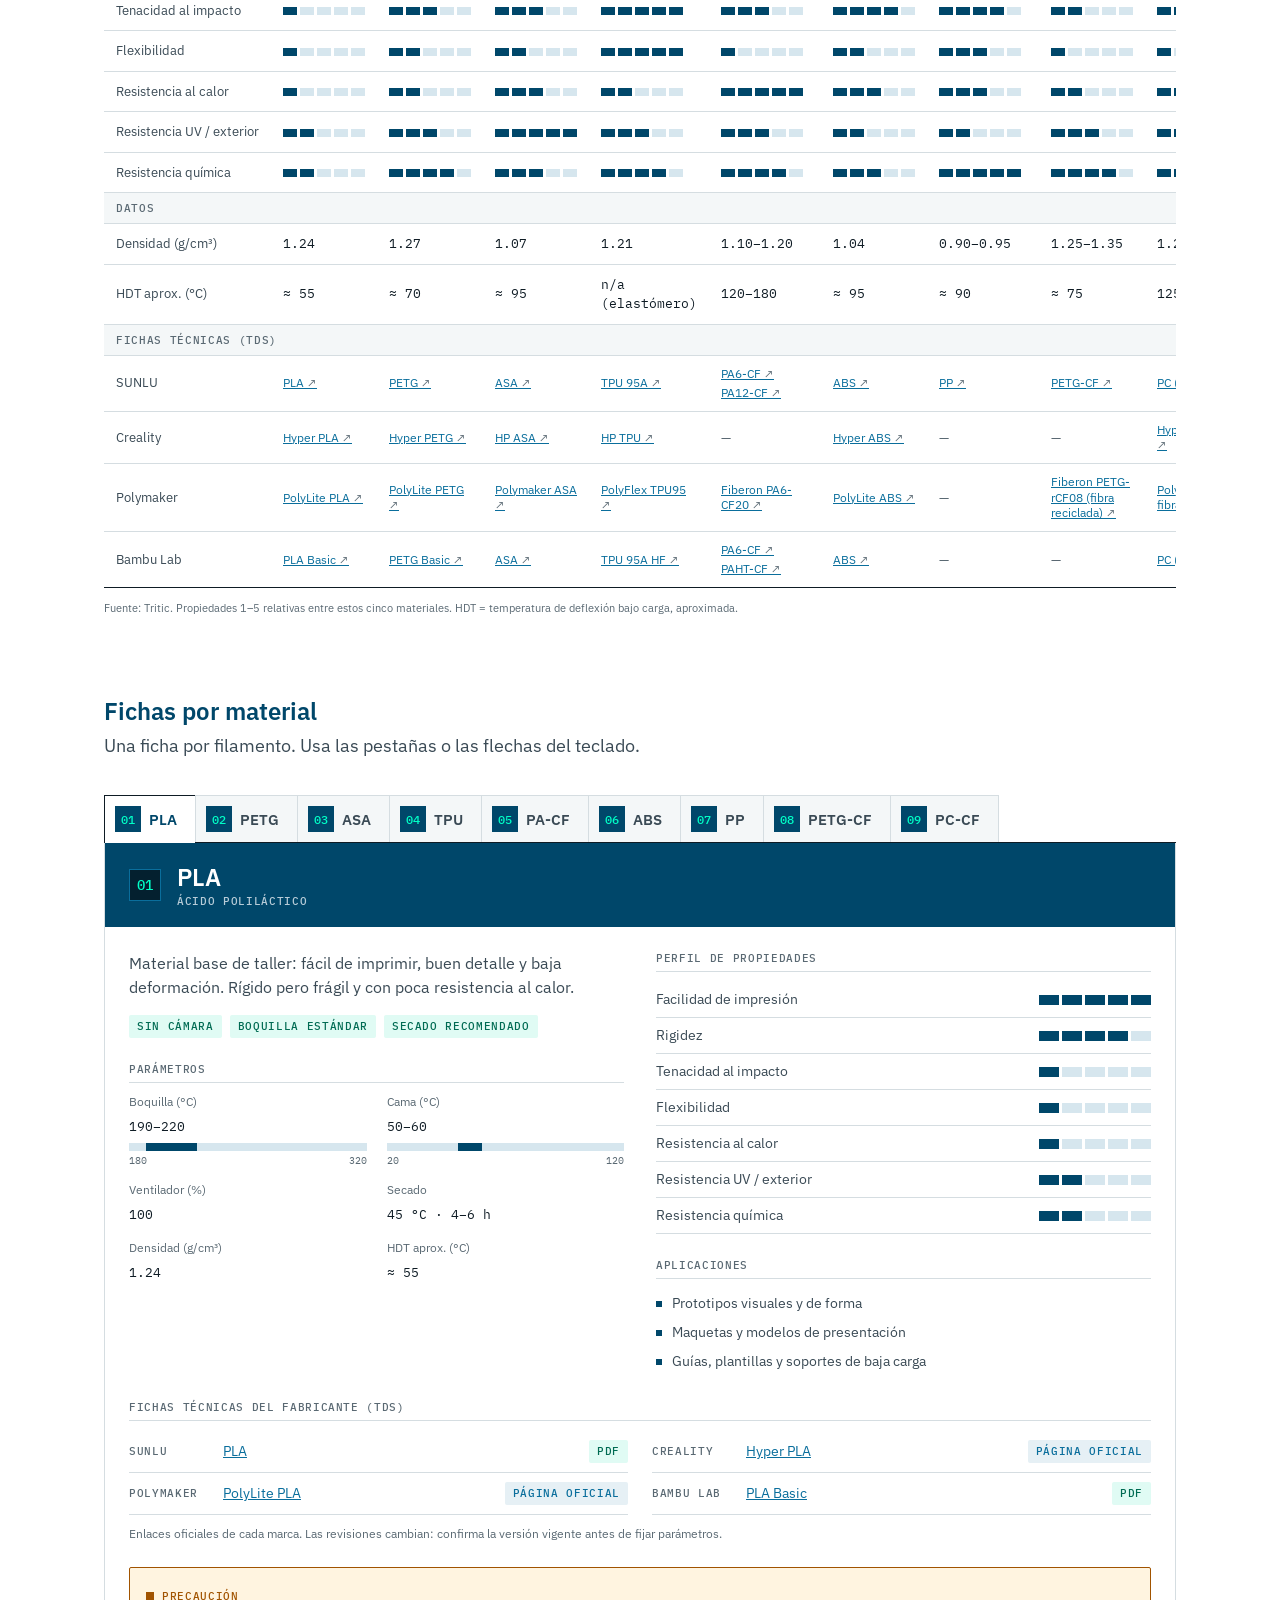
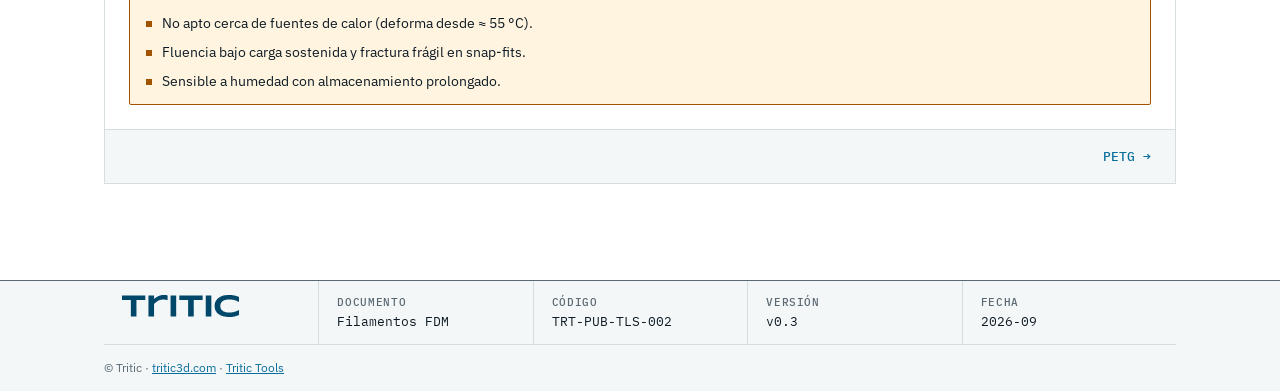
<file: site/materiales/index.html>
<!doctype html>
<html lang="es">
<head>
<meta charset="utf-8">
<meta name="viewport" content="width=device-width,initial-scale=1">
<title>Filamentos FDM — Tritic Tools</title>
<meta name="description" content="Catálogo interactivo de filamentos FDM de Tritic: PLA, PETG, ASA, TPU y más. Compara temperaturas, propiedades, secado, aplicaciones y precauciones.">
<link rel="icon" type="image/svg+xml" href="../assets/logos/tritic-logo-bloque.svg">
<link rel="preconnect" href="https://fonts.googleapis.com">
<link rel="preconnect" href="https://fonts.gstatic.com" crossorigin>
<link href="https://fonts.googleapis.com/css2?family=IBM+Plex+Mono:wght@400;500&family=IBM+Plex+Sans:wght@400;600&family=Syncopate:wght@700&display=swap" rel="stylesheet">
<link rel="stylesheet" href="../styles.css?v=0.5">
</head>
<body>
<header class="top">
  <div class="wrap">
    <a href="https://tritic3d.com" aria-label="Tritic"><img src="../assets/logos/tritic-logo-azul.svg" alt="Tritic"></a>
    <a class="serie" href="../" style="text-decoration:none">Tools</a>
  </div>
</header>

<div class="hero">
  <div class="wrap">
    <span class="chip">01</span>
    <p class="kicker">Catálogo de materiales</p>
    <h1>Filamentos FDM</h1>
    <p>Compara PLA, PETG, ASA, ABS, PP, TPU y compuestos con fibra de carbono: parámetros de impresión, propiedades relativas, secado, aplicaciones, precauciones y fichas técnicas (TDS) de SUNLU, Creality, Polymaker y Bambu Lab.</p>
  </div>
</div>

<main class="wrap">
  <section id="elegir">
    <h2>Elige por necesidad</h2>
    <p class="lead">Selecciona un requisito y resaltamos los filamentos que lo cumplen.</p>
    <div id="necesidades" class="pills" role="group" aria-label="Requisito"></div>
    <p id="nec-resultado" class="resultado" aria-live="polite"></p>
  </section>

  <section id="comparativa">
    <h2>Comparativa</h2>
    <p class="lead">Valores de referencia genéricos por familia. Ajusta siempre con la ficha del fabricante y una prueba de calibración.</p>
    <div id="toggles" class="pills" role="group" aria-label="Materiales a comparar"></div>
    <p class="caption">Tabla 1 — Parámetros y propiedades por filamento. Las barras muestran el rango sobre una escala común.</p>
    <div class="tabla-wrap"><table id="tabla" class="tabla"></table></div>
    <p class="caption">Fuente: Tritic. Propiedades 1–5 relativas entre estos cinco materiales. HDT = temperatura de deflexión bajo carga, aproximada.</p>
  </section>

  <section id="fichas">
    <h2>Fichas por material</h2>
    <p class="lead">Una ficha por filamento. Usa las pestañas o las flechas del teclado.</p>
    <div id="tabs" class="tabs" role="tablist" aria-label="Filamento"></div>
    <article id="ficha" class="mat" role="tabpanel" tabindex="0"></article>
  </section>
  <noscript><p class="lead">Este catálogo necesita JavaScript para mostrarse.</p></noscript>
</main>

<footer>
  <div class="wrap">
    <div class="cajetin">
      <div><img src="../assets/logos/tritic-logo-azul.svg" alt="Tritic"></div>
      <div><span class="k">Documento</span>Filamentos FDM</div>
      <div><span class="k">Código</span>TRT-PUB-TLS-002</div>
      <div><span class="k">Versión</span>v0.3</div>
      <div><span class="k">Fecha</span>2026-09</div>
    </div>
    <div class="legal">© Tritic · <a href="https://tritic3d.com">tritic3d.com</a> · <a href="../">Tritic Tools</a></div>
  </div>
</footer>
<script src="materiales.js?v=0.5"></script>
</body>
</html>
</file>
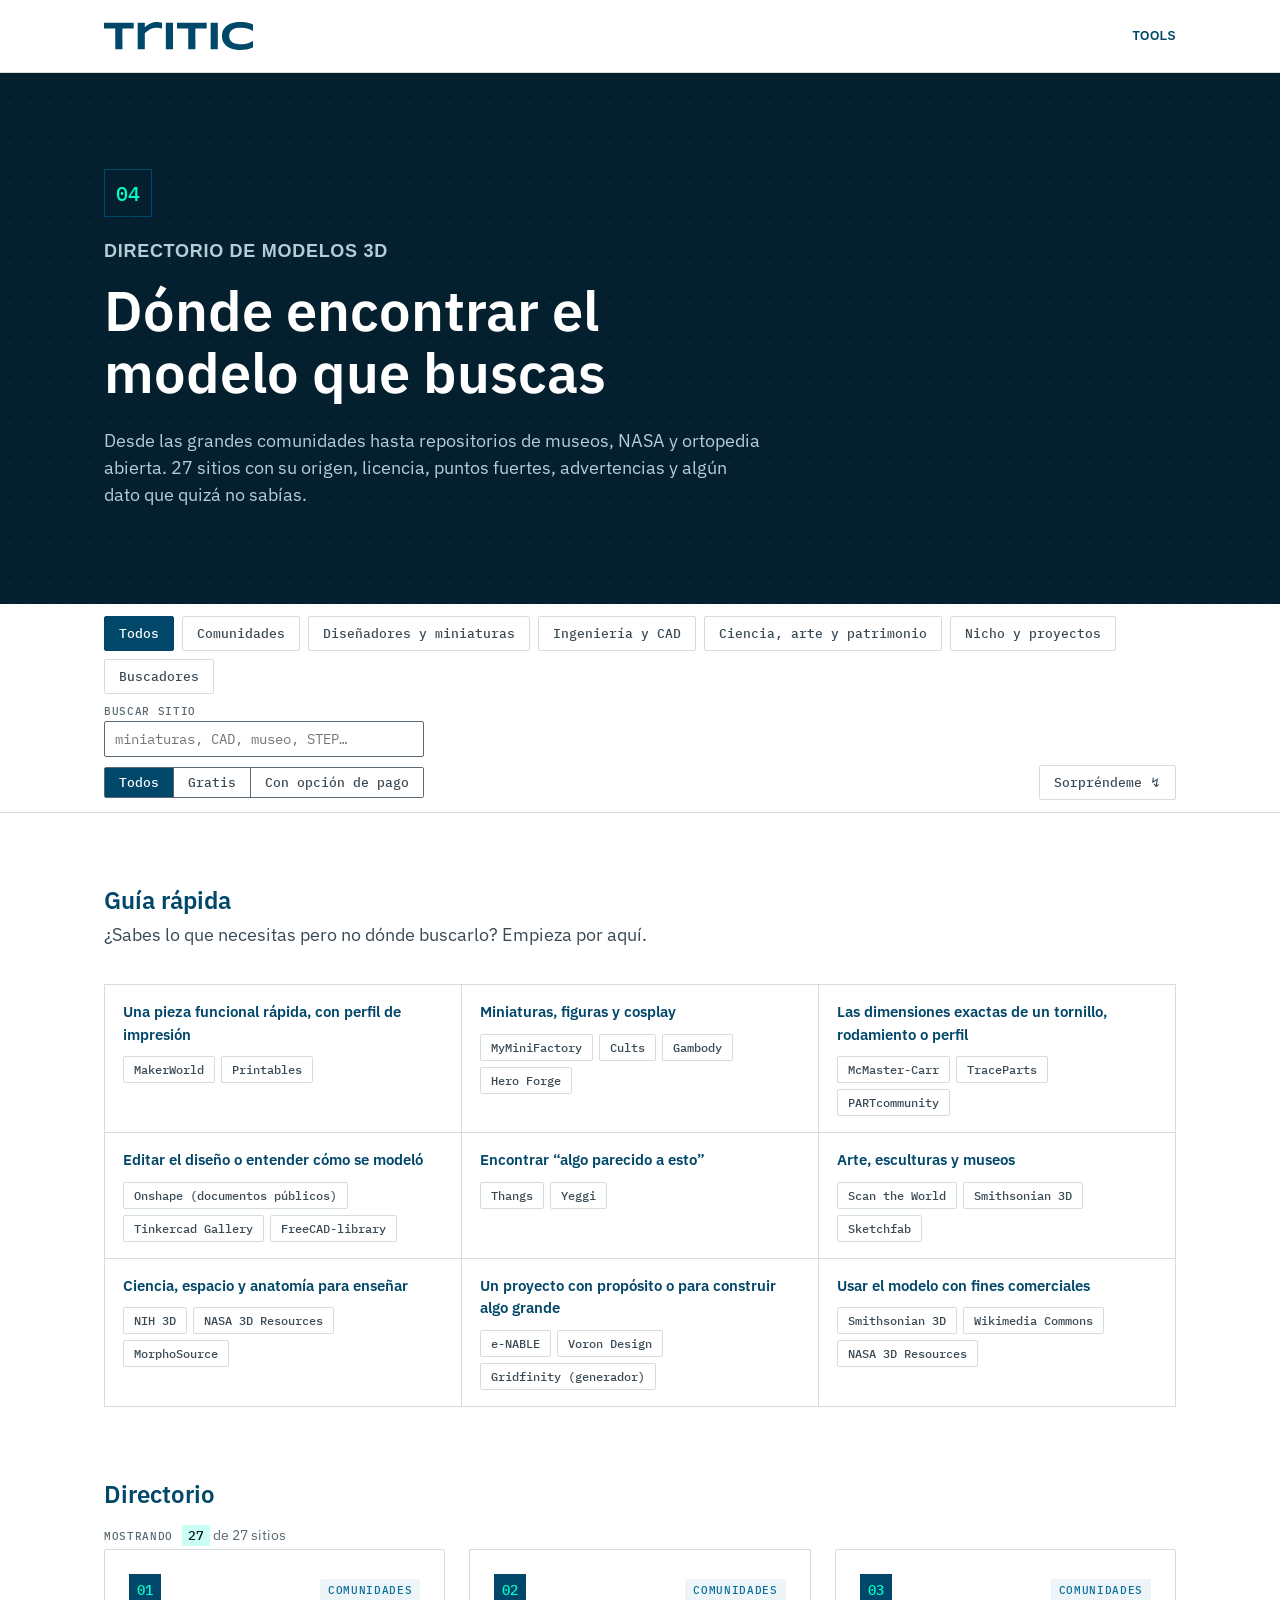
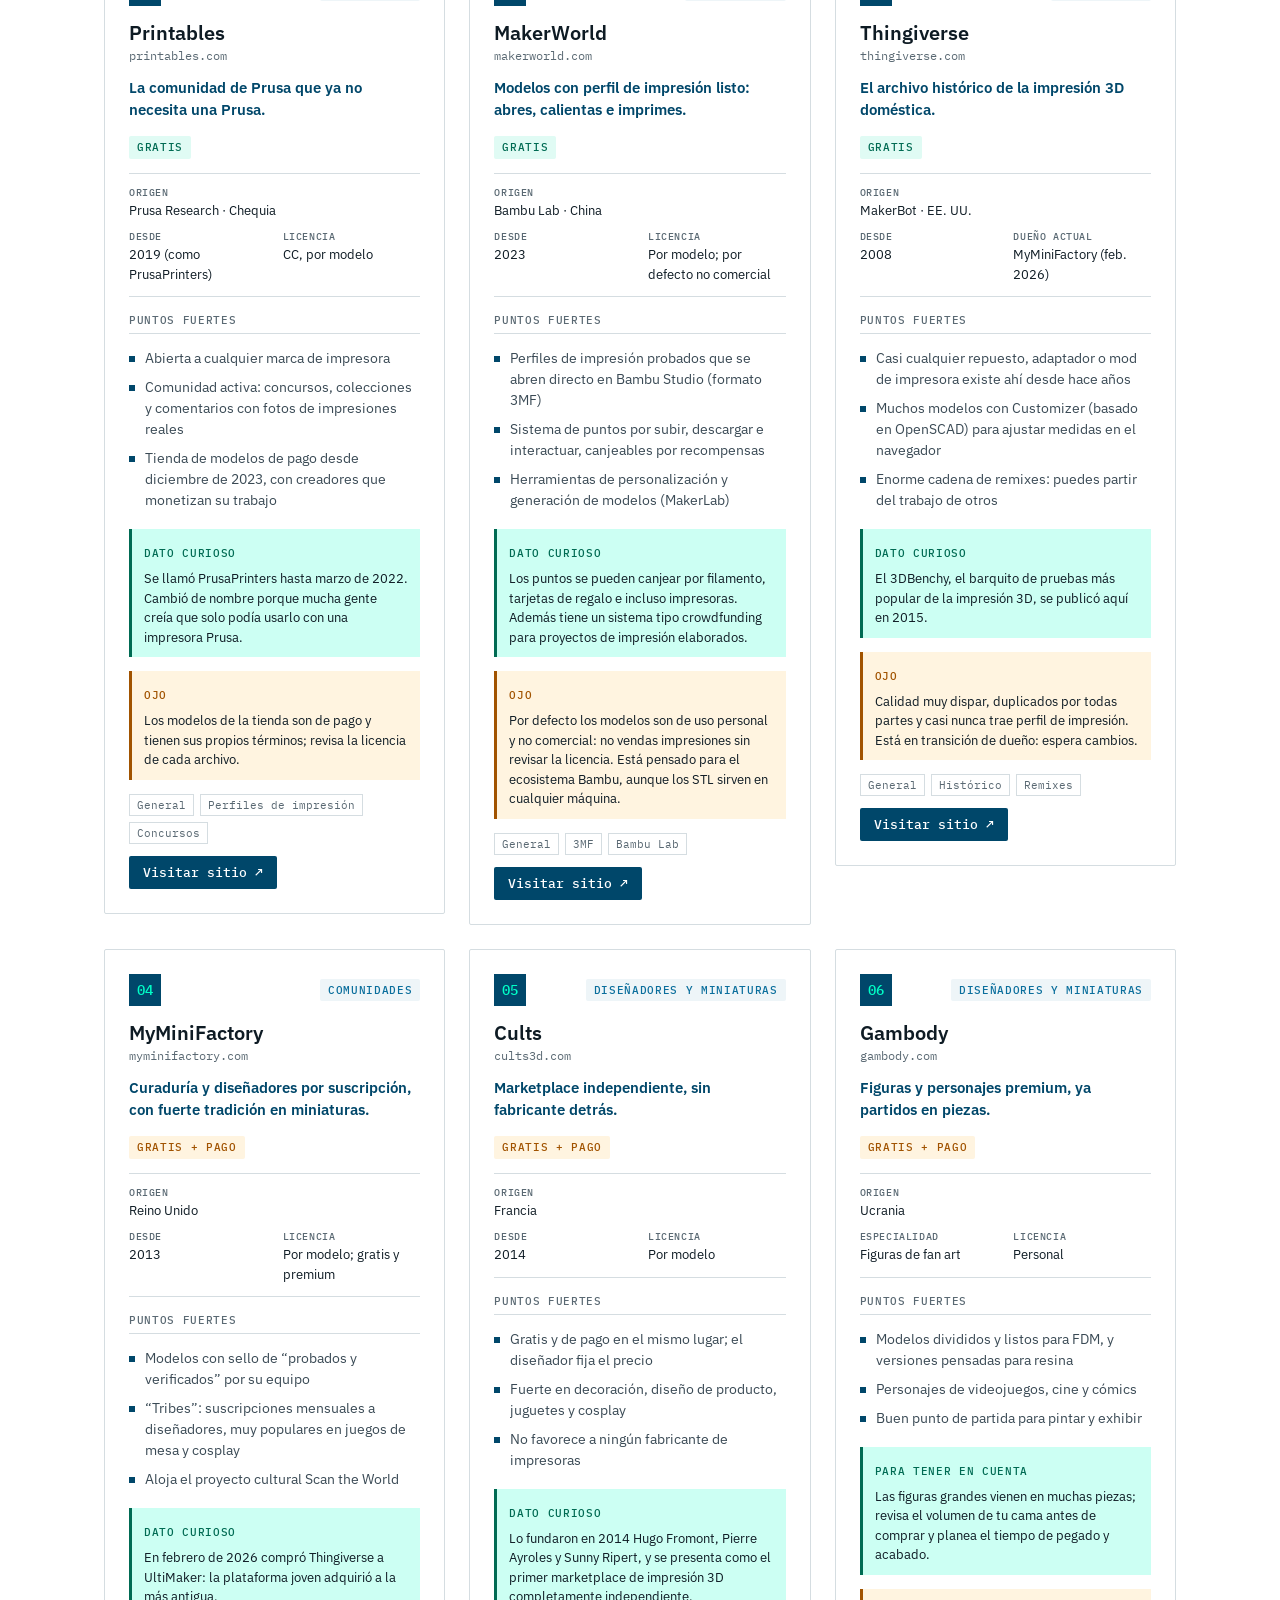
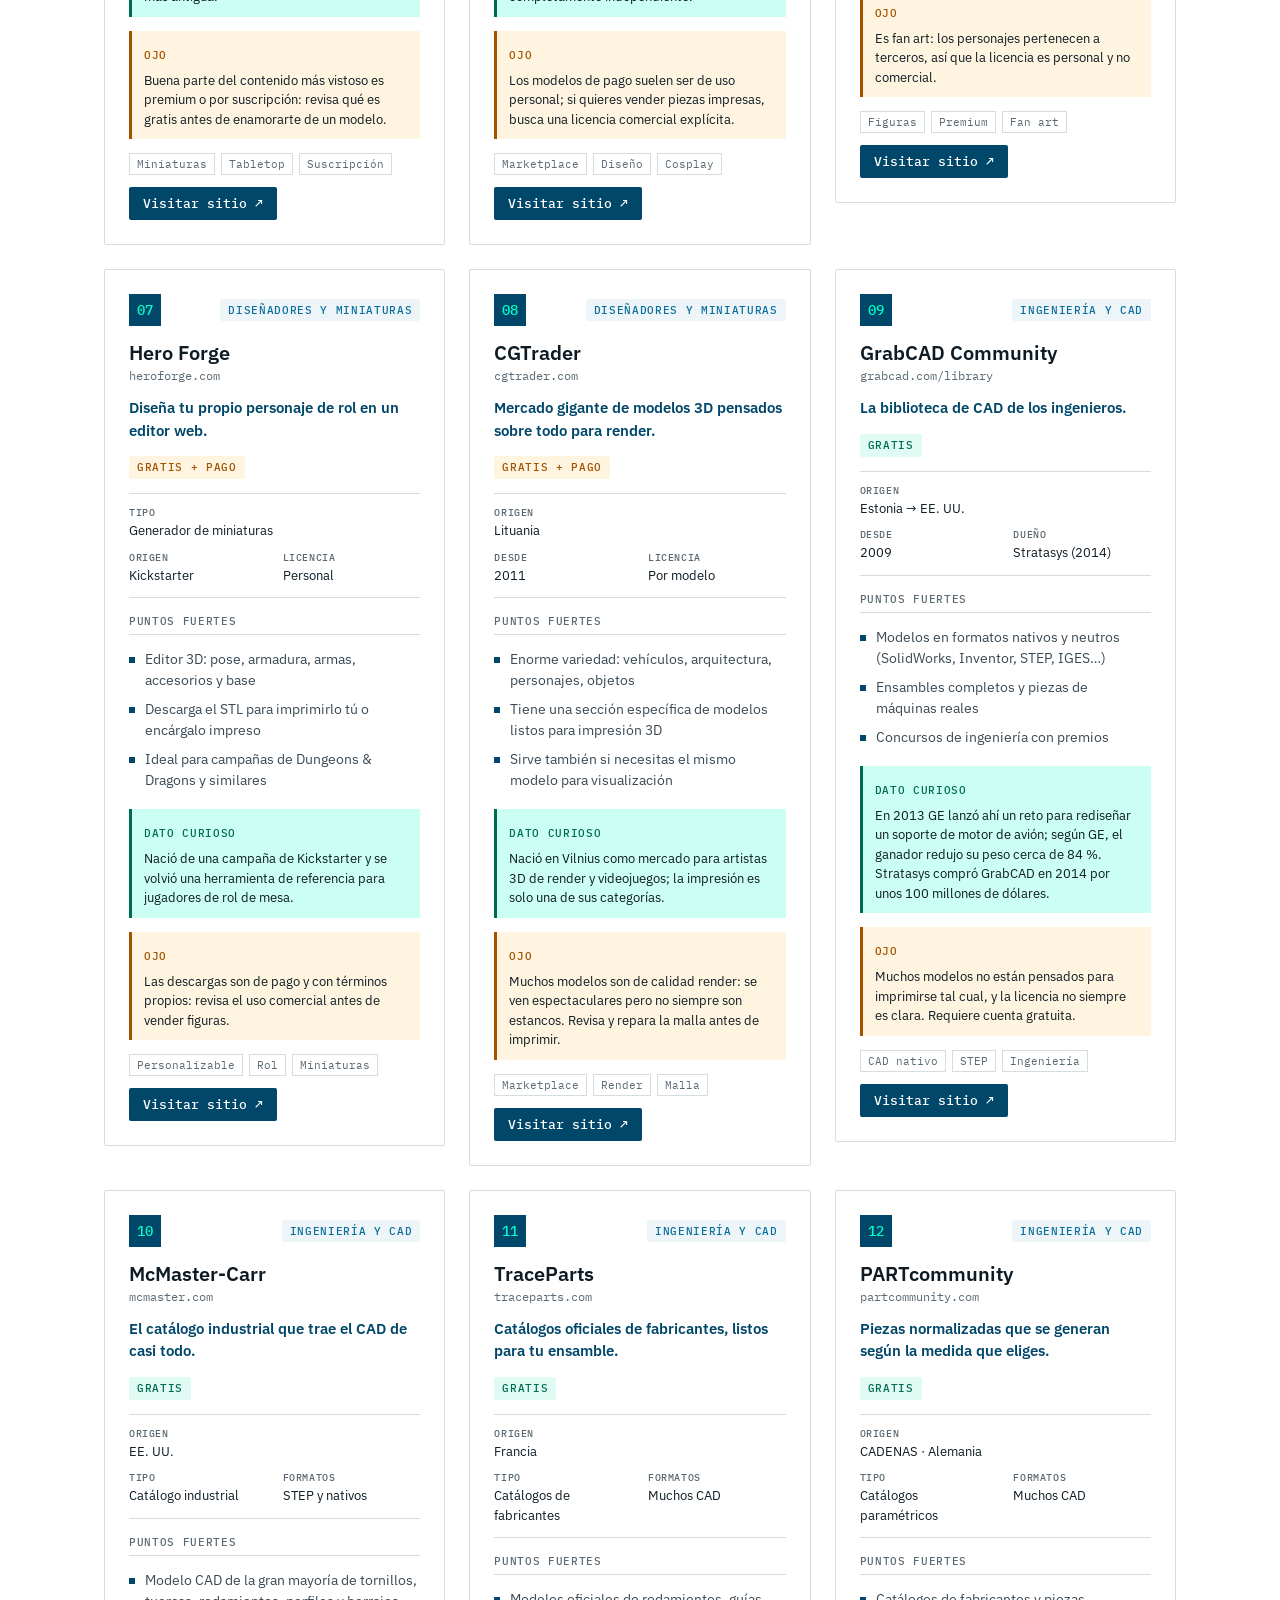
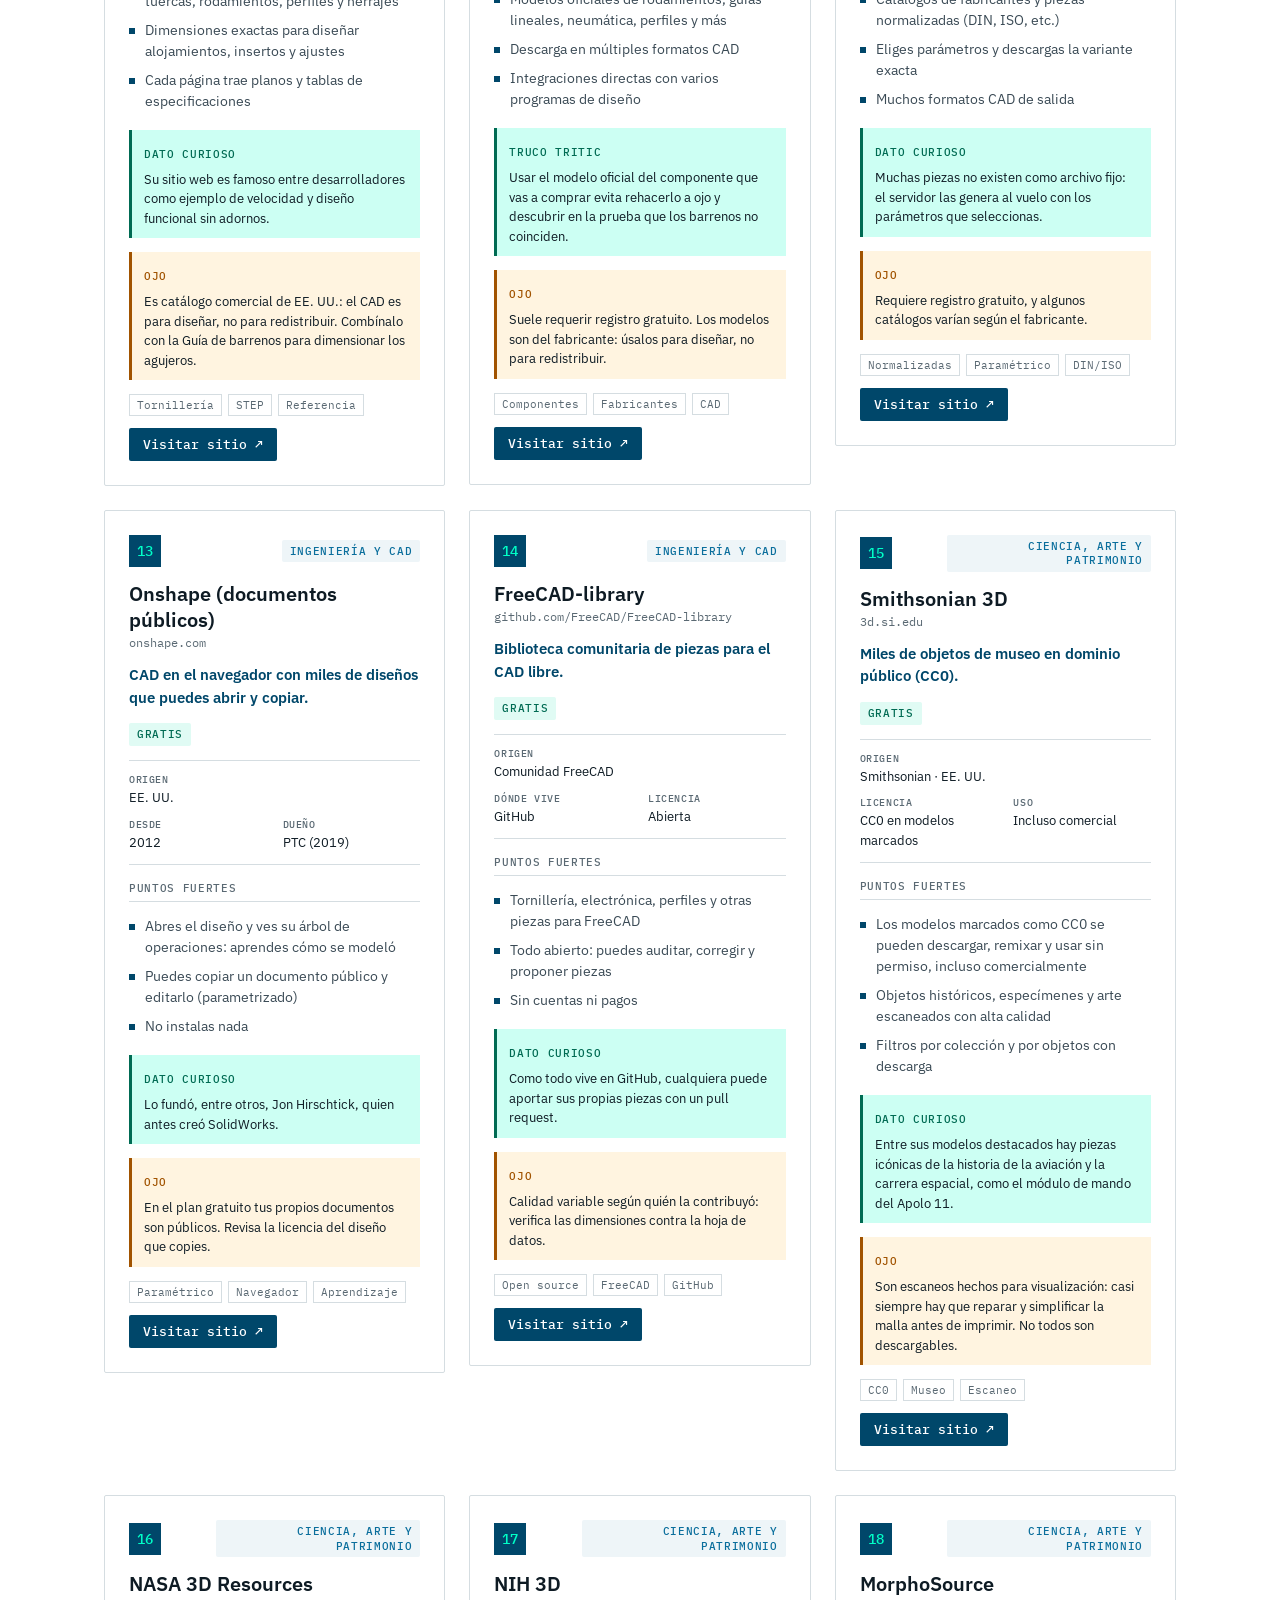
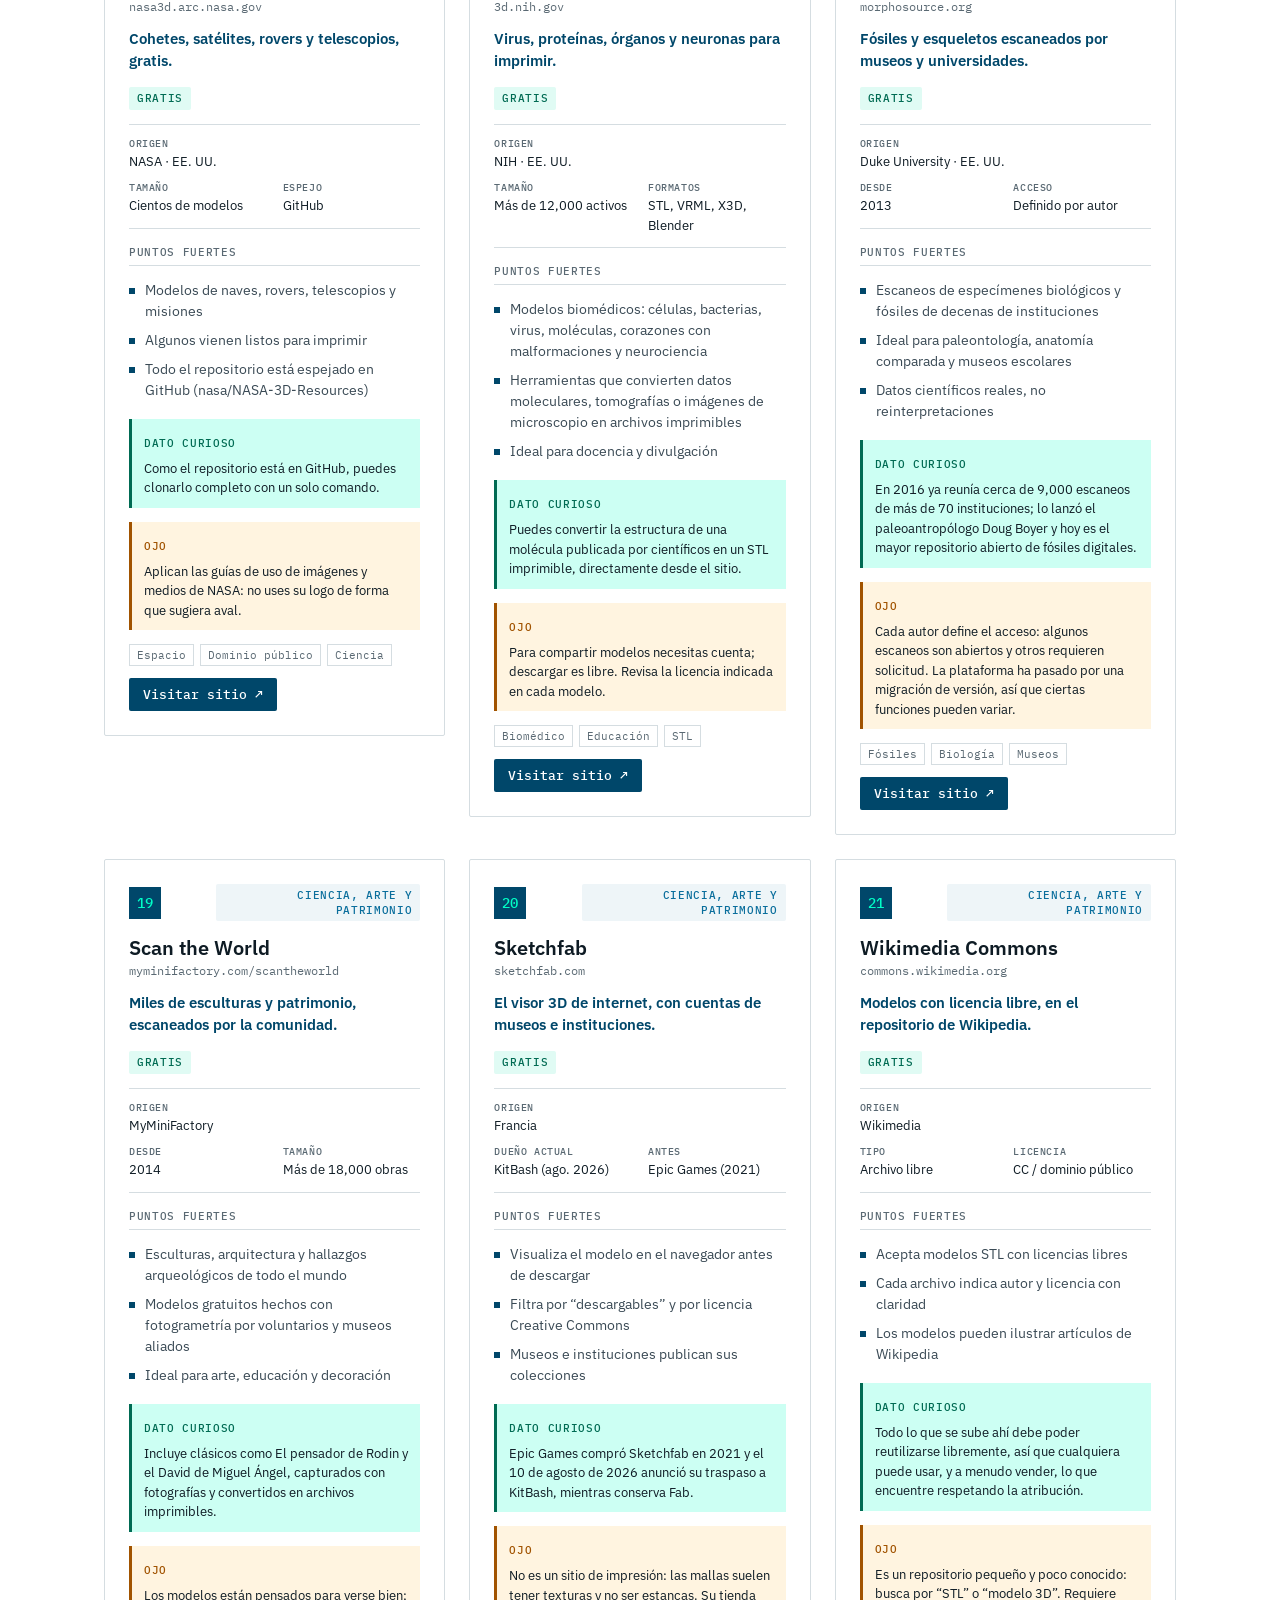
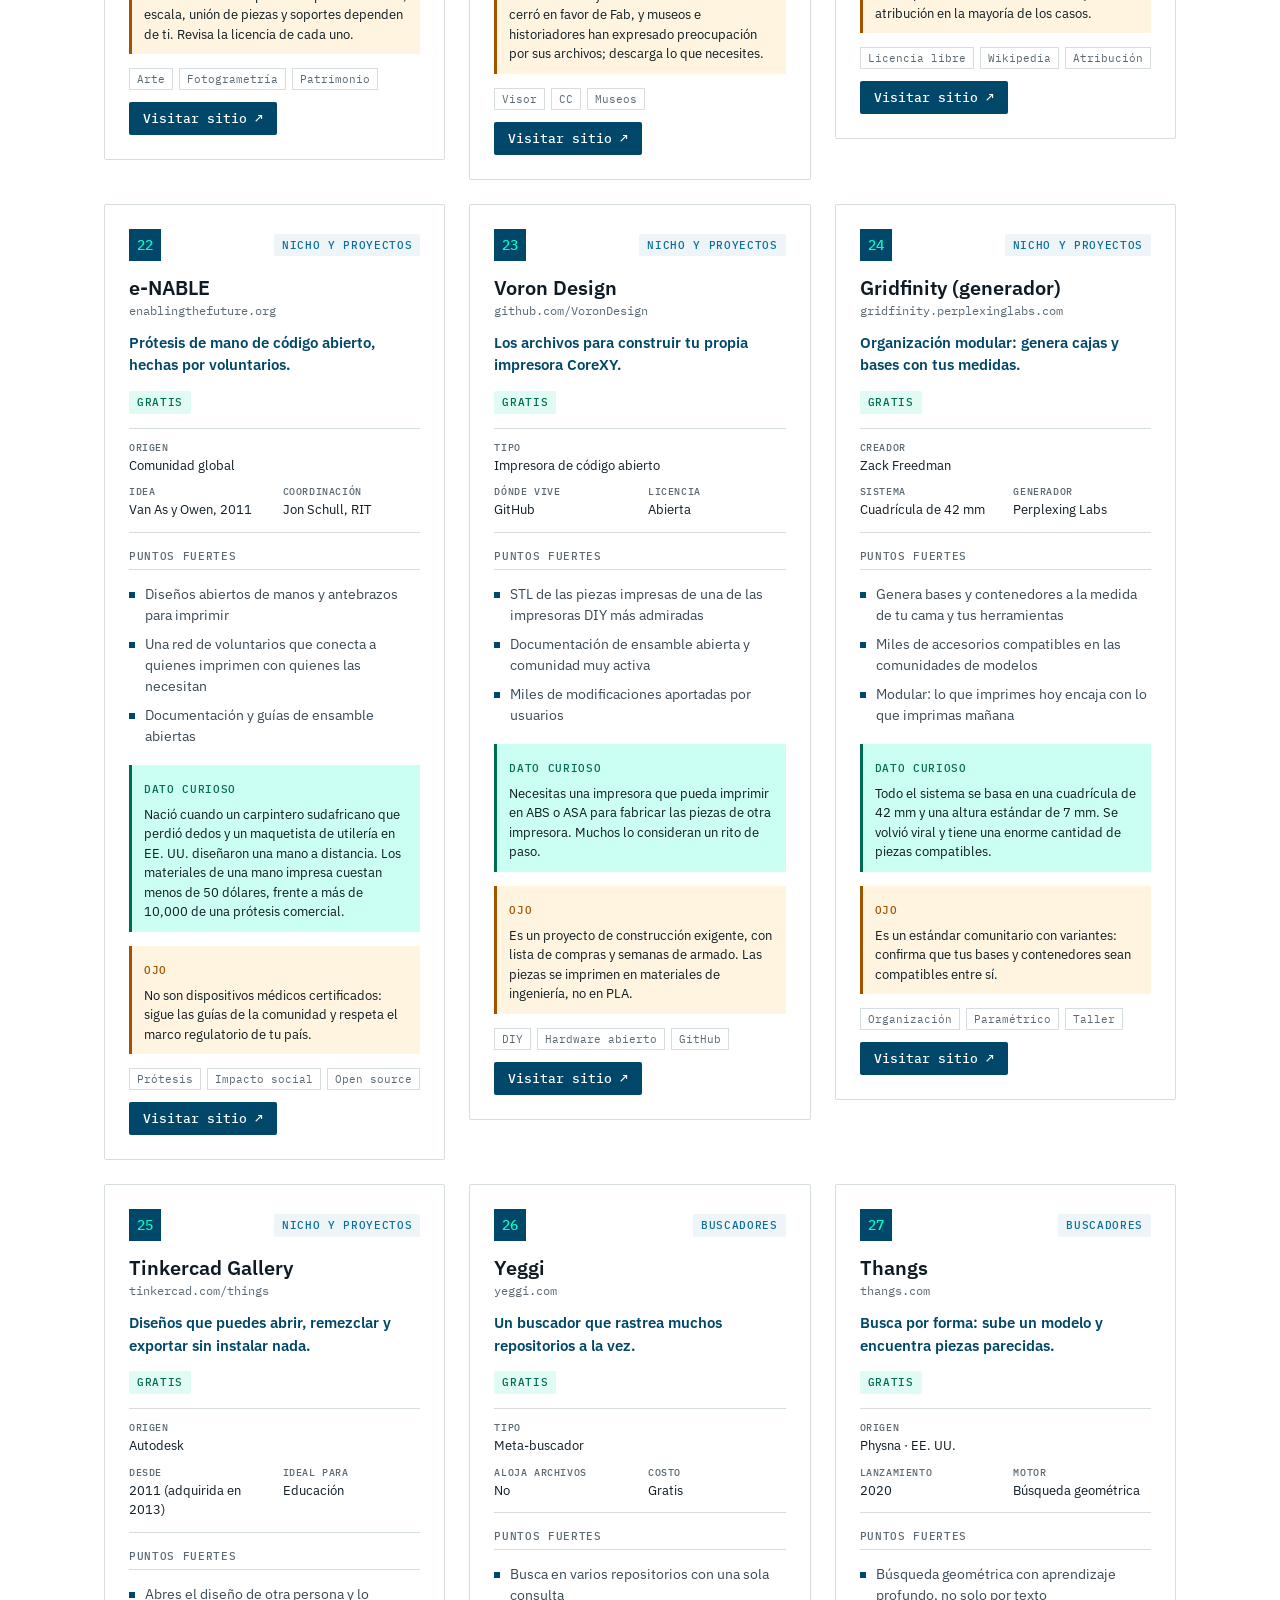
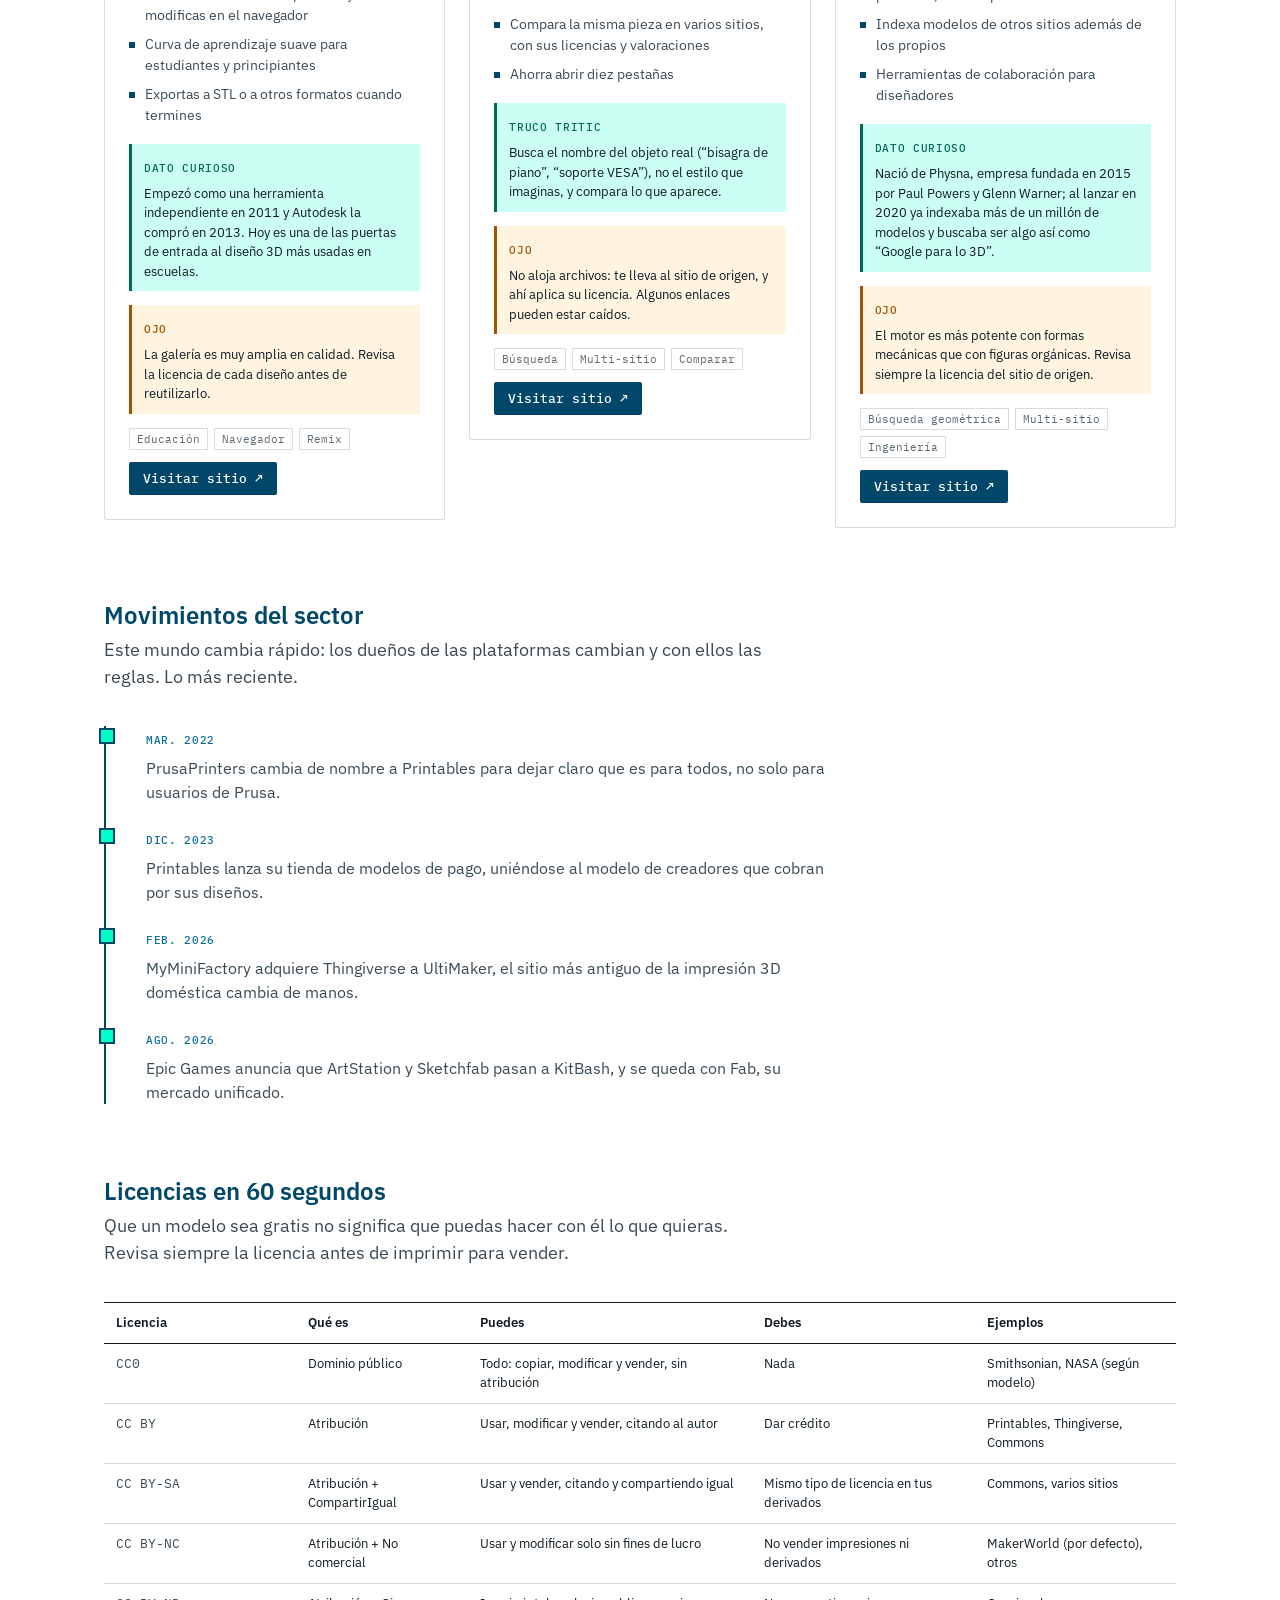
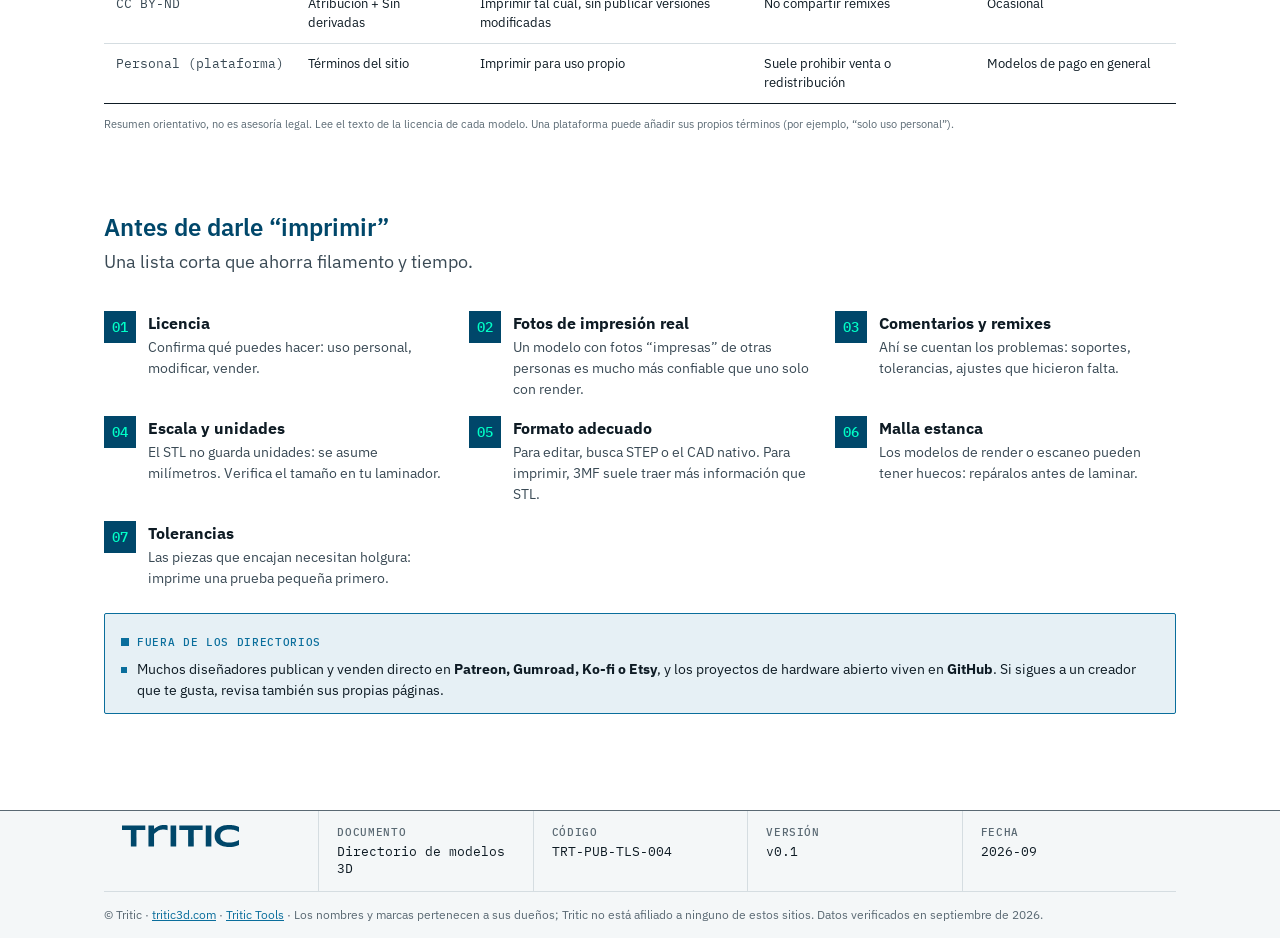
<file: site/modelos/index.html>
<!doctype html>
<html lang="es">
<head>
<meta charset="utf-8">
<meta name="viewport" content="width=device-width,initial-scale=1">
<title>Directorio de modelos 3D — Tritic Tools</title>
<meta name="description" content="Directorio curado de sitios para descargar modelos 3D: Printables, MakerWorld, Thingiverse, GrabCAD y también joyas de nicho como NIH 3D, Smithsonian, e-NABLE o Gridfinity. Con licencias, datos curiosos y advertencias.">
<link rel="icon" type="image/svg+xml" href="../assets/logos/tritic-logo-bloque.svg">
<link rel="preconnect" href="https://fonts.googleapis.com">
<link rel="preconnect" href="https://fonts.gstatic.com" crossorigin>
<link href="https://fonts.googleapis.com/css2?family=IBM+Plex+Mono:wght@400;500&family=IBM+Plex+Sans:wght@400;600&family=Syncopate:wght@700&display=swap" rel="stylesheet">
<link rel="stylesheet" href="../styles.css?v=0.4">
</head>
<body>
<header class="top">
  <div class="wrap">
    <a href="https://tritic3d.com" aria-label="Tritic"><img src="../assets/logos/tritic-logo-azul.svg" alt="Tritic"></a>
    <a class="serie" href="../" style="text-decoration:none">Tools</a>
  </div>
</header>

<div class="hero">
  <div class="wrap">
    <span class="chip">04</span>
    <p class="kicker">Directorio de modelos 3D</p>
    <h1>Dónde encontrar el modelo que buscas</h1>
    <p>Desde las grandes comunidades hasta repositorios de museos, NASA y ortopedia abierta. <span id="total">30</span> sitios con su origen, licencia, puntos fuertes, advertencias y algún dato que quizá no sabías.</p>
  </div>
</div>

<div class="toolbar est" id="toolbar">
  <div class="wrap">
    <div class="tb-row">
      <div id="cats" class="pills" role="group" aria-label="Categoría"></div>
      <label class="buscar"><span class="label">Buscar sitio</span>
        <input id="q" type="search" placeholder="miniaturas, CAD, museo, STEP…" autocomplete="off" spellcheck="false"></label>
    </div>
    <div class="tb-row tb-sub">
      <div id="costos" class="seg" role="group" aria-label="Costo"></div>
      <button type="button" id="azar" class="pill">Sorpréndeme ↯</button>
    </div>
  </div>
</div>

<main class="wrap">
  <section id="guia">
    <h2>Guía rápida</h2>
    <p class="lead">¿Sabes lo que necesitas pero no dónde buscarlo? Empieza por aquí.</p>
    <div id="rapida" class="rapida"></div>
  </section>

  <section id="directorio">
    <h2>Directorio</h2>
    <p id="resultado" class="resultado" aria-live="polite"></p>
    <div id="lista" class="grid sitios"></div>
    <noscript><p class="lead">Este directorio necesita JavaScript para mostrarse.</p></noscript>
  </section>

  <section id="movimientos">
    <h2>Movimientos del sector</h2>
    <p class="lead">Este mundo cambia rápido: los dueños de las plataformas cambian y con ellos las reglas. Lo más reciente.</p>
    <ol id="linea" class="linea"></ol>
  </section>

  <section id="licencias">
    <h2>Licencias en 60 segundos</h2>
    <p class="lead">Que un modelo sea gratis no significa que puedas hacer con él lo que quieras. Revisa siempre la licencia antes de imprimir para vender.</p>
    <div class="tabla-wrap"><table id="tabla-lic" class="tabla lic"></table></div>
    <p class="caption">Resumen orientativo, no es asesoría legal. Lee el texto de la licencia de cada modelo. Una plataforma puede añadir sus propios términos (por ejemplo, “solo uso personal”).</p>
  </section>

  <section id="antes">
    <h2>Antes de darle “imprimir”</h2>
    <p class="lead">Una lista corta que ahorra filamento y tiempo.</p>
    <ul id="checks" class="checks"></ul>
    <div class="callout nota"><span class="tab-c"><i></i>Fuera de los directorios</span>
      <ul class="lista"><li>Muchos diseñadores publican y venden directo en <b>Patreon, Gumroad, Ko-fi o Etsy</b>, y los proyectos de hardware abierto viven en <b>GitHub</b>. Si sigues a un creador que te gusta, revisa también sus propias páginas.</li></ul>
    </div>
  </section>
</main>

<div id="toast" class="toast" role="status" aria-live="polite"></div>

<footer>
  <div class="wrap">
    <div class="cajetin">
      <div><img src="../assets/logos/tritic-logo-azul.svg" alt="Tritic"></div>
      <div><span class="k">Documento</span>Directorio de modelos 3D</div>
      <div><span class="k">Código</span>TRT-PUB-TLS-004</div>
      <div><span class="k">Versión</span>v0.1</div>
      <div><span class="k">Fecha</span>2026-09</div>
    </div>
    <div class="legal">© Tritic · <a href="https://tritic3d.com">tritic3d.com</a> · <a href="../">Tritic Tools</a> · Los nombres y marcas pertenecen a sus dueños; Tritic no está afiliado a ninguno de estos sitios. Datos verificados en septiembre de 2026.</div>
  </div>
</footer>
<script src="modelos.js?v=0.1"></script>
</body>
</html>
</file>
<file: site/styles.css>
:root{
  --azul-950:#04202F;--azul-900:#002F47;--azul-700:#00476A;--azul-600:#0A6E9C;
  --azul-200:#B7CCD8;--azul-100:#D6E6EE;--azul-50:#EEF5F8;
  --verde-500:#00FFC7;--verde-700:#006B53;--verde-100:#CCFFF3;
  --tinta:#0E1B24;--tinta-2:#3A4A55;--tinta-3:#5A6973;
  --filete:#D5DDE1;--fondo-alt:#F4F7F8;
  --sans:"IBM Plex Sans",Arial,sans-serif;--mono:"IBM Plex Mono",Consolas,monospace;--sync:"Syncopate",Arial,sans-serif;
}
*{box-sizing:border-box}
html{scroll-behavior:smooth}
body{margin:0;font:400 16px/1.5 var(--sans);color:var(--tinta);background:#fff}
a{color:var(--azul-600)}
.wrap{max-width:1120px;margin:0 auto;padding:0 24px}
.chip{display:inline-flex;align-items:center;justify-content:center;min-width:32px;height:32px;padding:0 6px;background:var(--azul-700);color:var(--verde-500);font:500 14px var(--mono)}
.label{font:500 11px/1 var(--mono);letter-spacing:.06em;text-transform:uppercase}

header.top{border-bottom:1px solid var(--filete);background:#fff}
header.top .wrap{display:flex;align-items:center;justify-content:space-between;height:72px}
header.top img{height:28px;display:block}
header.top .serie{font:700 12px var(--sync);letter-spacing:.04em;color:var(--azul-700);text-transform:uppercase}

.hero{background:var(--azul-950);color:#fff;
  background-image:radial-gradient(var(--azul-900) 1.5px,transparent 1.5px);background-size:20px 20px}
.hero .wrap{padding-top:96px;padding-bottom:96px}
.hero .chip{background:var(--azul-950);height:48px;min-width:48px;font-size:20px;border:1px solid var(--azul-700)}
.hero .kicker{font:700 18px var(--sync);letter-spacing:.04em;margin:24px 0 0;text-transform:uppercase}
.hero h1{font:600 clamp(36px,6vw,56px)/1.1 var(--sans);margin:18px 0 0;max-width:18ch}
.hero p{font-size:18px;color:var(--azul-200);max-width:60ch;margin:24px 0 0}

section{padding:72px 0 0}
h2{font:600 24px/1.25 var(--sans);color:var(--azul-700);margin:0 0 6px}
.lead{color:var(--tinta-2);font-size:18px;margin:0 0 36px;max-width:60ch}

.grid{display:grid;grid-template-columns:repeat(auto-fill,minmax(300px,1fr));gap:24px}
.card{display:flex;flex-direction:column;gap:12px;padding:24px;border:1px solid var(--filete);border-radius:2px;background:#fff;color:inherit;text-decoration:none}
.card h3{font:600 18px/1.3 var(--sans);margin:0;color:var(--tinta)}
.card p{margin:0;color:var(--tinta-2);font-size:14px}
.card .head{display:flex;justify-content:space-between;align-items:center}
.estado{padding:4px 8px;border-radius:2px;background:var(--azul-50);color:var(--azul-600)}
a.card:hover{border-color:var(--azul-700)}

footer{margin-top:96px;border-top:1px solid var(--tinta-3);background:var(--fondo-alt)}
.cajetin{display:grid;grid-template-columns:repeat(auto-fit,minmax(160px,1fr))}
.cajetin>div{padding:14px 18px;border-left:.5px solid var(--filete);font:400 13px var(--mono)}
.cajetin>div:first-child{border-left:0}
.cajetin .k{display:block;font:500 11px var(--mono);letter-spacing:.06em;text-transform:uppercase;color:var(--tinta-3);margin-bottom:4px}
.cajetin img{height:22px}
.legal{padding:14px 0;font-size:12px;color:var(--tinta-3);border-top:.5px solid var(--filete)}

/* ---- Catálogo de filamentos ---- */
.pills{display:flex;flex-wrap:wrap;gap:8px}
.pill{font:500 13px var(--mono);padding:8px 14px;border:1px solid var(--filete);border-radius:2px;background:#fff;color:var(--tinta-2);cursor:pointer}
.pill:hover{border-color:var(--azul-700)}
.pill[aria-pressed="true"]{background:var(--azul-700);border-color:var(--azul-700);color:#fff}
:focus-visible{outline:2px solid var(--azul-600);outline-offset:2px}
.resultado{margin:16px 0 0;min-height:24px;font-size:14px}
.resultado b{font:500 13px var(--mono);background:var(--verde-100);padding:2px 6px}
.resultado .label{color:var(--tinta-3);margin-right:6px}
.sub{color:var(--tinta-3)}
.caption{font-size:11px;color:var(--tinta-3);margin:12px 0 8px}
.tabla-wrap{overflow-x:auto}
.tabla{width:100%;border-collapse:collapse;font-size:13px;min-width:640px}
.tabla thead th{text-align:left;padding:10px 12px;border-top:1px solid var(--tinta);border-bottom:1px solid var(--tinta);font-weight:600;vertical-align:bottom}
.tabla thead th a{color:var(--azul-700);text-decoration:none;font-size:15px}
.tabla thead th a:hover{text-decoration:underline}
.tabla thead th.hit,.tabs button.hit .chip{background:var(--verde-100)}
.tabs button.hit .chip{color:var(--azul-700)}
.tabla tbody th{text-align:left;padding:10px 12px;font-weight:400;color:var(--tinta-2);border-bottom:.5px solid var(--filete);white-space:nowrap;position:sticky;left:0;background:#fff}
.tabla td{padding:10px 12px;border-bottom:.5px solid var(--filete);vertical-align:middle;min-width:110px}
.tabla tbody tr:hover>*{background:var(--azul-50)}
.tabla tr.grupo th{position:static;background:var(--fondo-alt);font:500 11px var(--mono);letter-spacing:.06em;text-transform:uppercase;color:var(--tinta-3);padding:8px 12px;border-bottom:.5px solid var(--filete)}
.tabla tbody tr:last-child>*{border-bottom:1px solid var(--tinta)}
.tabla .vacio{color:var(--tinta-3);padding:24px 12px}
.v{font:400 13px var(--mono)}
.rng{display:block;position:relative;height:6px;margin-top:6px;background:var(--azul-100);min-width:80px}
.rng i{position:absolute;top:0;bottom:0;background:var(--azul-700)}
.med{display:inline-flex;gap:3px;vertical-align:middle}
.med i{width:14px;height:8px;background:var(--azul-100)}
.med i.on{background:var(--azul-700)}
.tabs{display:flex;flex-wrap:wrap;border-bottom:1px solid var(--tinta)}
.tabs button{display:flex;align-items:center;gap:8px;padding:10px 18px 10px 10px;border:1px solid var(--filete);border-bottom:0;margin-right:-1px;background:var(--fondo-alt);font:600 15px var(--sans);color:var(--tinta-2);cursor:pointer}
.tabs button .chip{min-width:26px;height:26px;font-size:12px}
.tabs button[aria-selected="true"]{background:#fff;color:var(--azul-700);border-color:var(--tinta);margin-bottom:-1px;padding-bottom:11px}
.tabs button:hover{color:var(--azul-700)}
.mat{border:1px solid var(--filete);border-top:0;background:#fff}
.mat-head{display:flex;align-items:center;gap:16px;padding:20px 24px;background:var(--azul-700);color:#fff}
.mat-head .chip{background:var(--azul-950);border:1px solid var(--azul-600)}
.mat-head h3{font:600 24px/1.2 var(--sans);margin:0}
.mat-head .label{margin:4px 0 0;color:var(--azul-200)}
.mat-body{display:grid;grid-template-columns:repeat(auto-fit,minmax(300px,1fr));gap:32px;padding:24px}
.mat h4{font:500 11px var(--mono);letter-spacing:.06em;text-transform:uppercase;color:var(--tinta-3);margin:24px 0 10px;padding-bottom:6px;border-bottom:.5px solid var(--filete)}
.mat-body h4:first-child{margin-top:0}
.mat-desc{margin:0;color:var(--tinta-2)}
.badges{display:flex;flex-wrap:wrap;gap:8px;margin-top:16px}
.badge{font:500 11px/1 var(--mono);letter-spacing:.06em;text-transform:uppercase;padding:6px 8px;border-radius:2px}
.badge.ok{background:#E0FBF4;color:var(--verde-700)}
.badge.warn{background:#FFF4E0;color:#A15300}
.params{display:grid;grid-template-columns:repeat(2,1fr);gap:14px 20px;margin:0}
.params dt{font-size:12px;color:var(--tinta-3)}
.params dd{margin:2px 0 0}
.params .rng{height:8px}
.esc{display:flex;justify-content:space-between;margin-top:3px}
.esc em{font:400 10px var(--mono);color:var(--tinta-3);font-style:normal}
.perfil,.lista{margin:0;padding:0;list-style:none}
.perfil li{display:flex;justify-content:space-between;align-items:center;gap:12px;padding:7px 0;border-bottom:.5px solid var(--filete);font-size:14px;color:var(--tinta-2)}
.perfil .med i{width:20px;height:10px}
.lista li{padding:4px 0 4px 16px;position:relative;font-size:14px;color:var(--tinta-2)}
.lista li:before{content:"";position:absolute;left:0;top:12px;width:6px;height:6px;background:var(--azul-700)}
.callout{margin:0 24px 24px;border:.5px solid #A15300;border-radius:2px;background:#FFF4E0;padding:14px 16px 8px}
.callout .tab-c{display:inline-flex;align-items:center;gap:8px;font:500 11px var(--mono);letter-spacing:.06em;text-transform:uppercase;color:#A15300;margin-bottom:6px}
.callout .tab-c i{width:8px;height:8px;background:#A15300}
.callout .lista li{color:var(--tinta)}
.callout .lista li:before{background:#A15300}
.nav-fichas{display:flex;justify-content:space-between;padding:14px 24px;border-top:.5px solid var(--filete);background:var(--fondo-alt)}
.nav-fichas button{font:500 13px var(--mono);background:none;border:0;color:var(--azul-600);cursor:pointer;padding:4px 0}
.nav-fichas button:hover{text-decoration:underline}
.badge.info{background:#E6F0F5;color:var(--azul-600)}
.tds{margin:0 24px 24px}
.tds h4{margin-top:0}
.tds-l{margin:0;padding:0;list-style:none;display:grid;grid-template-columns:repeat(auto-fill,minmax(360px,1fr));gap:0 24px}
.tds-l li{display:flex;align-items:center;gap:10px;padding:9px 0;border-bottom:.5px solid var(--filete);font-size:14px}
.tds-l .label{flex:0 0 84px;color:var(--tinta-3)}
.tds-l a{flex:1;color:var(--azul-600)}
.tds-n{margin:10px 0 0;font-size:12px;color:var(--tinta-3)}
.tds-c{display:flex;flex-direction:column;gap:4px}
.tds-c a{font-size:12px;color:var(--azul-600);line-height:1.3}
.tabla .ext{color:var(--tinta-3)}
@media (max-width:560px){.params{grid-template-columns:1fr}.tabs button{padding-right:12px}}

/* ---- Guía de barrenos ---- */
.toolbar{z-index:10;background:#fff;border-bottom:1px solid var(--filete)}
.tb-row{display:flex;flex-wrap:wrap;align-items:flex-end;justify-content:space-between;gap:12px 24px;padding-top:12px}
.seg{display:inline-flex;border:1px solid var(--tinta-3);border-radius:2px}
.seg button{font:500 13px var(--mono);padding:8px 16px;border:0;background:#fff;color:var(--tinta-2);cursor:pointer}
.seg button+button{border-left:1px solid var(--tinta-3)}
.seg button[aria-pressed="true"]{background:var(--azul-700);color:#fff}
.buscar{display:flex;flex-direction:column;gap:4px;flex:1;max-width:320px;color:var(--tinta-3)}
input[type=search],input[type=number]{font:400 14px var(--mono);padding:8px 10px;border:1px solid var(--tinta-3);border-radius:2px;background:#fff;color:var(--tinta);width:100%}
input[type=number]{max-width:160px;display:block;margin-top:4px}
.anclas{display:flex;gap:4px;overflow-x:auto;padding:8px 0 0;scrollbar-width:none}
.anclas a{flex:none;font:500 12px var(--mono);letter-spacing:.04em;padding:8px 10px;color:var(--tinta-2);text-decoration:none;border-bottom:2px solid transparent}
.anclas a:hover{color:var(--azul-700);border-bottom-color:var(--azul-700)}
.toolbar~main section{scroll-margin-top:110px}
.tiles{display:grid;grid-template-columns:repeat(auto-fill,minmax(180px,1fr));gap:1px;margin-top:24px;background:var(--filete);border:1px solid var(--filete)}
.tile{background:#fff;padding:16px}
.tile .label{color:var(--tinta-3)}
.tv{font:500 28px/1.2 var(--mono);margin:8px 0 2px;color:var(--azul-700)}
.tv .val{font-size:inherit;color:inherit;padding:0}
.ts{font-size:12px;color:var(--tinta-3)}
.val{font:400 13px var(--mono);background:none;border:0;padding:2px 4px;margin:-2px -4px;color:inherit;cursor:copy;border-bottom:1px dotted var(--tinta-3);border-radius:0}
.val:hover{background:var(--verde-100);border-bottom-color:var(--verde-700)}
.val.best{font-weight:500}
.tabla td.n,.tabla th.n{text-align:right;white-space:nowrap}
.tabla.cond{font-family:"IBM Plex Sans Condensed","Arial Narrow",var(--sans);min-width:760px}
.tabla tbody tr.sel>*{background:var(--verde-100)}
.tabla tbody tr[hidden],.tabla tr.grupo[hidden]{display:none}
.tabla td{min-width:0}
.callout.nota{border-color:var(--azul-600);background:#E6F0F5;margin:24px 0 0}
.callout.nota .tab-c{color:var(--azul-600)}
.callout.nota .tab-c i,.callout.nota .lista li:before{background:var(--azul-600)}
.calc{display:grid;grid-template-columns:repeat(auto-fit,minmax(300px,1fr));gap:1px;background:var(--filete);border:1px solid var(--filete)}
.calc>div{background:#fff;padding:24px}
.calc-out{background:var(--fondo-alt)!important;display:flex;flex-direction:column;justify-content:center}
.calc .label{color:var(--tinta-3)}
.big{font:500 44px/1.1 var(--mono);color:var(--azul-700);margin:10px 0 0;text-align:left;padding:0;border:0;cursor:copy;align-self:flex-start}
.desglose{font:400 13px var(--mono);color:var(--tinta-2);margin:12px 0 0}
.hint{font-size:14px;color:var(--tinta-2);margin:6px 0 0}
.chips-s{margin-top:10px;gap:6px}
.chips-s .pill{padding:5px 10px;font-size:12px}
.chk{display:flex;align-items:center;gap:8px;margin-top:16px;font-size:14px;color:var(--tinta-2)}
.finder{margin-bottom:20px}
.toast{position:fixed;left:50%;bottom:24px;transform:translate(-50%,16px);background:var(--azul-950);color:#fff;font:500 13px var(--mono);padding:10px 16px;border-radius:2px;opacity:0;pointer-events:none;transition:opacity .15s,transform .15s;z-index:20}
.toast.on{opacity:1;transform:translate(-50%,0)}
@media (max-width:560px){.big{font-size:34px}.buscar{max-width:none}}
@media (prefers-reduced-motion:reduce){html{scroll-behavior:auto}.toast{transition:none}}
.barrenos .tabla{min-width:0}
.barrenos .tabla.cond{min-width:720px}
.barrenos .tabla td,.barrenos .tabla thead th{padding:10px 10px}
@media (min-width:700px){.toolbar{position:sticky;top:0;z-index:10}}

/* ---- Directorio de modelos 3D ---- */
.tb-sub{padding-top:8px;padding-bottom:12px;align-items:center}
.tb-sub .seg button{padding:6px 14px}
.grid.sitios{grid-template-columns:repeat(auto-fill,minmax(340px,1fr));align-items:start}
.sitio{gap:14px;scroll-margin-top:190px}
.sitio h3{font-size:20px}
.sitio .dominio{font:400 12px var(--mono);color:var(--tinta-3);margin-top:2px}
.sitio .tagline{font-size:15px;font-weight:600;color:var(--azul-700)}
.sitio .badges{margin-top:0}
.sitio .head .estado{max-width:70%;text-align:right;line-height:1.3}
.sitio h4{font:500 11px var(--mono);letter-spacing:.06em;text-transform:uppercase;color:var(--tinta-3);margin:2px 0 -4px;padding-bottom:6px;border-bottom:.5px solid var(--filete)}
.sitio .meta{display:grid;grid-template-columns:1fr 1fr;gap:10px 16px;margin:0;padding:12px 0;border-top:.5px solid var(--filete);border-bottom:.5px solid var(--filete)}
.sitio .meta div:first-child{grid-column:1/-1}
.sitio .meta dt{font:500 10px var(--mono);letter-spacing:.06em;text-transform:uppercase;color:var(--tinta-3)}
.sitio .meta dd{margin:2px 0 0;font-size:13px;color:var(--tinta)}
.dato{background:var(--verde-100);border-left:3px solid var(--verde-700);padding:10px 12px}
.dato .label{color:var(--verde-700)}
.dato p{margin:6px 0 0;font-size:13px;color:var(--tinta)}
.ojo{background:#FFF4E0;border-left:3px solid #A15300;padding:10px 12px}
.ojo .label{color:#A15300}
.ojo p{margin:6px 0 0;font-size:13px;color:var(--tinta)}
.sitio .pie{display:flex;flex-direction:column;gap:12px;margin-top:auto}
.tags{display:flex;flex-wrap:wrap;gap:6px}
.tag{font:400 11px var(--mono);padding:3px 7px;border:1px solid var(--filete);color:var(--tinta-3)}
.visitar{align-self:flex-start;font:500 13px var(--mono);padding:8px 14px;background:var(--azul-700);color:#fff;text-decoration:none;border-radius:2px}
.visitar:hover{background:var(--azul-900)}
.flash{animation:flash 1.6s ease-out}
@keyframes flash{0%,35%{box-shadow:0 0 0 3px var(--verde-500);border-color:var(--verde-700)}100%{box-shadow:0 0 0 0 transparent}}
.rapida{display:grid;grid-template-columns:repeat(auto-fit,minmax(300px,1fr));gap:1px;background:var(--filete);border:1px solid var(--filete)}
.fila-g{background:#fff;padding:16px 18px}
.fila-g p{margin:0;font-weight:600;font-size:15px;color:var(--azul-700)}
.linea{list-style:none;margin:0;padding:0 0 0 20px;border-left:2px solid var(--azul-700)}
.linea li{position:relative;padding:0 0 22px 20px}
.linea li:before{content:"";position:absolute;left:-27px;top:2px;width:12px;height:12px;background:var(--verde-500);border:2px solid var(--azul-700)}
.linea li:last-child{padding-bottom:0}
.linea .label{color:var(--azul-600)}
.linea p{margin:6px 0 0;color:var(--tinta-2);max-width:70ch}
.tabla.lic{min-width:720px}
.tabla.lic td,.tabla.lic tbody th{vertical-align:top}
.tabla.lic tbody th{position:static}
.checks{list-style:none;margin:0;padding:0;display:grid;grid-template-columns:repeat(auto-fit,minmax(300px,1fr));gap:16px 24px}
.checks li{display:flex;gap:12px;align-items:flex-start}
.checks .chip{flex:none}
.checks p{margin:2px 0 0;font-size:14px;color:var(--tinta-2)}
@media (max-width:560px){.grid.sitios{grid-template-columns:1fr}.sitio .meta{grid-template-columns:1fr}}
@media (prefers-reduced-motion:reduce){.flash{animation:none}}
@media (min-width:700px){.toolbar.est{position:static}}
.sitio{scroll-margin-top:24px}

/* ---- Guía de calibración y diagnóstico ---- */
.link-b{font:500 13px var(--mono);background:none;border:0;color:var(--azul-600);cursor:pointer;padding:4px 0}
.link-b:hover{text-decoration:underline}
.prog{display:flex;align-items:center;gap:12px}
.prog .label{color:var(--tinta-3);white-space:nowrap}
.prog-track{display:block;width:140px;height:6px;background:var(--azul-100)}
.prog-track i{display:block;height:100%;background:var(--azul-700);width:0;transition:width .2s}
.reglas{display:grid;grid-template-columns:repeat(auto-fit,minmax(260px,1fr));gap:16px 24px}
.reglas>div{display:flex;gap:12px;align-items:flex-start}
.reglas .chip{flex:none}
.reglas p{margin:2px 0 0;font-size:14px;color:var(--tinta-2)}
.indice{list-style:none;margin:0 0 36px;padding:0;display:grid;grid-template-columns:repeat(auto-fill,minmax(260px,1fr));gap:1px;background:var(--filete);border:1px solid var(--filete)}
.indice li{background:#fff}
.indice a{display:flex;align-items:center;gap:10px;padding:10px 12px;color:var(--tinta);text-decoration:none;font-size:14px}
.indice a:hover{background:var(--azul-50);color:var(--azul-700)}
.indice .chip{min-width:26px;height:26px;font-size:12px}
.pasos{display:flex;flex-direction:column;gap:24px}
.paso{border:1px solid var(--filete);border-radius:2px;background:#fff;scroll-margin-top:24px}
.paso.hecho{background:var(--fondo-alt)}
.paso-head{display:flex;align-items:center;gap:16px;padding:18px 24px;border-bottom:.5px solid var(--filete)}
.paso-head h3{font:600 20px/1.3 var(--sans);margin:0}
.paso-head .badges{margin-top:6px}
.paso-head .chip{flex:none;height:40px;min-width:40px;font-size:16px}
.chk-h{margin-left:auto;display:flex;align-items:center;gap:8px;font:500 13px var(--mono);color:var(--tinta-2);cursor:pointer;white-space:nowrap}
.chk-h input{width:18px;height:18px;accent-color:var(--azul-700)}
.paso-body{display:grid;grid-template-columns:repeat(auto-fit,minmax(300px,1fr));gap:32px;padding:24px}
.paso h4,.causa h4{font:500 11px var(--mono);letter-spacing:.06em;text-transform:uppercase;color:var(--tinta-3);margin:20px 0 8px;padding-bottom:6px;border-bottom:.5px solid var(--filete)}
.paso-body>div>h4:first-child{margin-top:0}
.paso p,.causa p{margin:0;font-size:14px;color:var(--tinta-2)}
.pasos-l{margin:0;padding:0 0 0 20px;font-size:14px;color:var(--tinta-2)}
.pasos-l li{padding:3px 0 3px 4px}
.pasos-l li::marker{font:500 12px var(--mono);color:var(--azul-700)}
.leer{margin-top:20px;background:var(--azul-50);border:.5px solid var(--azul-600);border-radius:2px;padding:12px 14px}
.leer .label{color:var(--azul-600)}
.leer p{margin:6px 0 0;color:var(--tinta)}
.paso-pie{padding:0 24px 20px}
.paso-pie h4{margin-top:0}
.fuentes{list-style:none;margin:0;padding:0}
.fuentes li{display:flex;flex-wrap:wrap;gap:4px 12px;align-items:baseline;padding:6px 0;border-bottom:.5px solid var(--filete);font-size:14px}
.fuentes a{font-weight:600;color:var(--azul-600)}
.fuentes span{color:var(--tinta-3);font-size:13px}
.sint{margin:14px 0 0;display:flex;flex-wrap:wrap;align-items:center;gap:8px}
.sint .label{color:var(--tinta-3)}
.sint a{font:400 12px var(--mono);padding:4px 8px;background:var(--azul-50);color:var(--azul-700);text-decoration:none;border-radius:2px}
.sint a:hover{background:var(--verde-100)}
.tabla.mod{min-width:720px}
.tabla.mod td,.tabla.mod tbody th{vertical-align:top;white-space:normal}
.tabla.mod tbody th{position:static;font-weight:600}
.tabla.mod tbody th a{color:var(--azul-600)}
a.visitar{display:inline-block}
@media (max-width:560px){.paso-head{flex-wrap:wrap}.chk-h{margin-left:0}.prog-track{width:90px}}

.sint-card{text-align:left;font:inherit;cursor:pointer;align-items:stretch}
.sint-card:hover{border-color:var(--azul-700)}
.sint-card h3{font-size:18px}
.diag-s{padding-top:48px}
.diag{border:1px solid var(--azul-700);border-radius:2px;background:#fff}
.diag[hidden]{display:none}
.diag-head{display:flex;align-items:center;gap:16px;padding:20px 24px;background:var(--azul-700);color:#fff}
.diag-head .chip{background:var(--azul-950);border:1px solid var(--azul-600);flex:none}
.diag-head h2{color:#fff;margin:2px 0 0}
.diag-head .label{color:var(--azul-200);margin:0}
.diag-head .sub{color:var(--azul-200);margin:4px 0 0;font-size:14px}
.diag-head .link-b{margin-left:auto;color:#fff;white-space:nowrap}
.ruta{list-style:none;margin:0;padding:12px 24px;background:var(--fondo-alt);border-bottom:.5px solid var(--filete);font-size:14px}
.ruta li{padding:3px 0;color:var(--tinta-2)}
.ruta .label{color:var(--tinta-3);margin-right:6px}
.pregunta{padding:24px}
.pregunta h3{font:600 20px/1.3 var(--sans);margin:0 0 16px;color:var(--tinta)}
.opciones{display:grid;grid-template-columns:repeat(auto-fit,minmax(260px,1fr));gap:12px}
.opcion{text-align:left;font:400 15px/1.4 var(--sans);padding:14px 16px;border:1px solid var(--tinta-3);border-radius:2px;background:#fff;color:var(--tinta);cursor:pointer}
.opcion:hover{border-color:var(--azul-700);background:var(--azul-50)}
.diag .resultado{margin:0;padding:20px 24px 0}
.causas{display:flex;flex-direction:column;gap:16px;padding:16px 24px 24px}
.causa{border:1px solid var(--filete);border-radius:2px;padding:20px}
.causa:first-child{border-color:var(--verde-700);background:#F5FEFB}
.causa header{display:flex;align-items:center;gap:12px;margin-bottom:10px}
.causa header h3{font:600 18px/1.3 var(--sans);margin:0}
.causa header .badge{margin-left:auto;flex:none}
.causa.descartada{opacity:.55}
.causa.descartada h3{text-decoration:line-through}
.causa-pie{display:flex;flex-wrap:wrap;justify-content:space-between;align-items:center;gap:12px;margin-top:16px}
.visitar.sec{background:#fff;color:var(--azul-700);border:1px solid var(--azul-700);font-size:12px;padding:7px 12px}
.visitar.sec:hover{background:var(--azul-50)}
.diag-pie{display:flex;flex-wrap:wrap;gap:8px;padding:0 24px 24px}
.diag-pie:empty{display:none}
@media (max-width:560px){.diag-head{flex-wrap:wrap}.diag-head .link-b{margin-left:0}}
@media (prefers-reduced-motion:reduce){.prog-track i{transition:none}}

/* ---- Guía de diseño ---- */
.revision{list-style:none;margin:0;padding:0;border-top:1px solid var(--tinta)}
.revision li{border-bottom:.5px solid var(--filete)}
.revision label{display:flex;align-items:flex-start;gap:12px;padding:12px 4px;font-size:15px;color:var(--tinta-2);cursor:pointer}
.revision label:hover{background:var(--azul-50)}
.revision input{width:18px;height:18px;margin-top:2px;flex:none;accent-color:var(--azul-700)}
.revision input:checked+span{color:var(--tinta-3);text-decoration:line-through}
.tabla.mod td .badge{white-space:nowrap}
</file>
